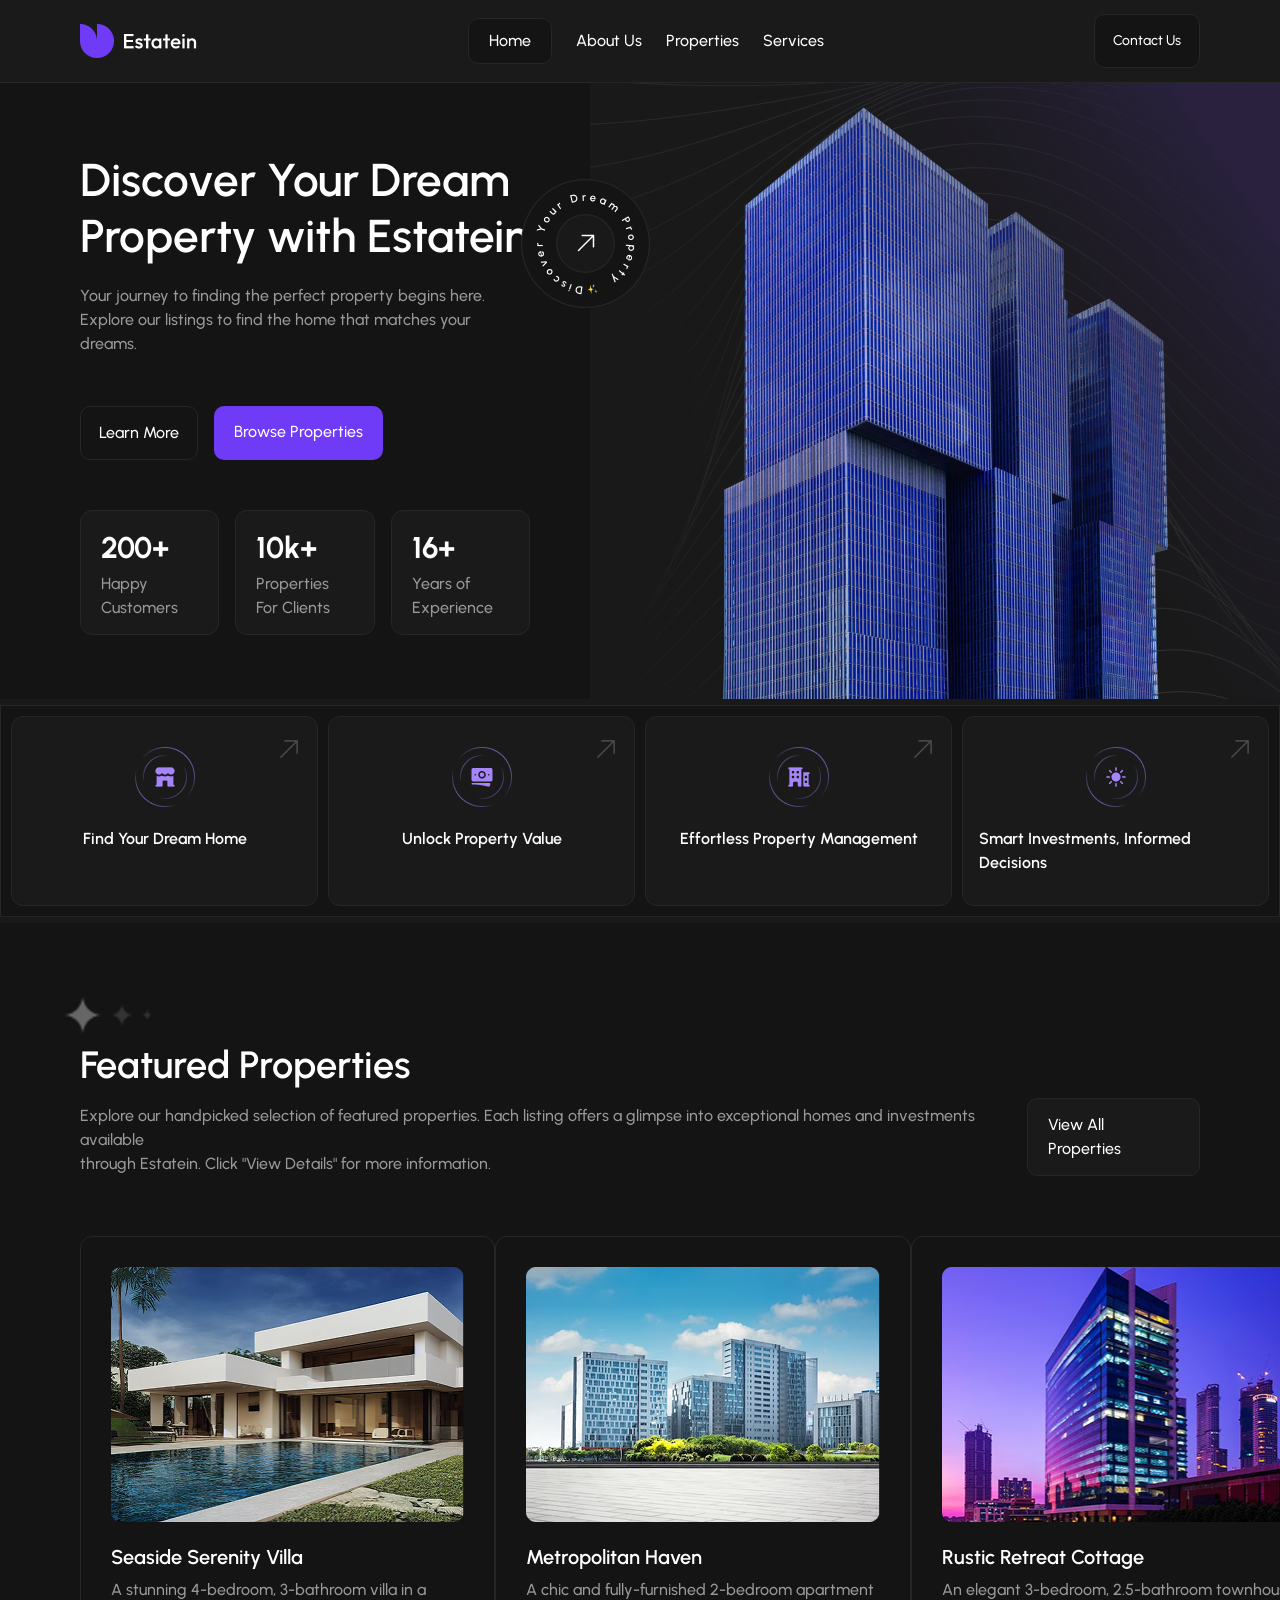
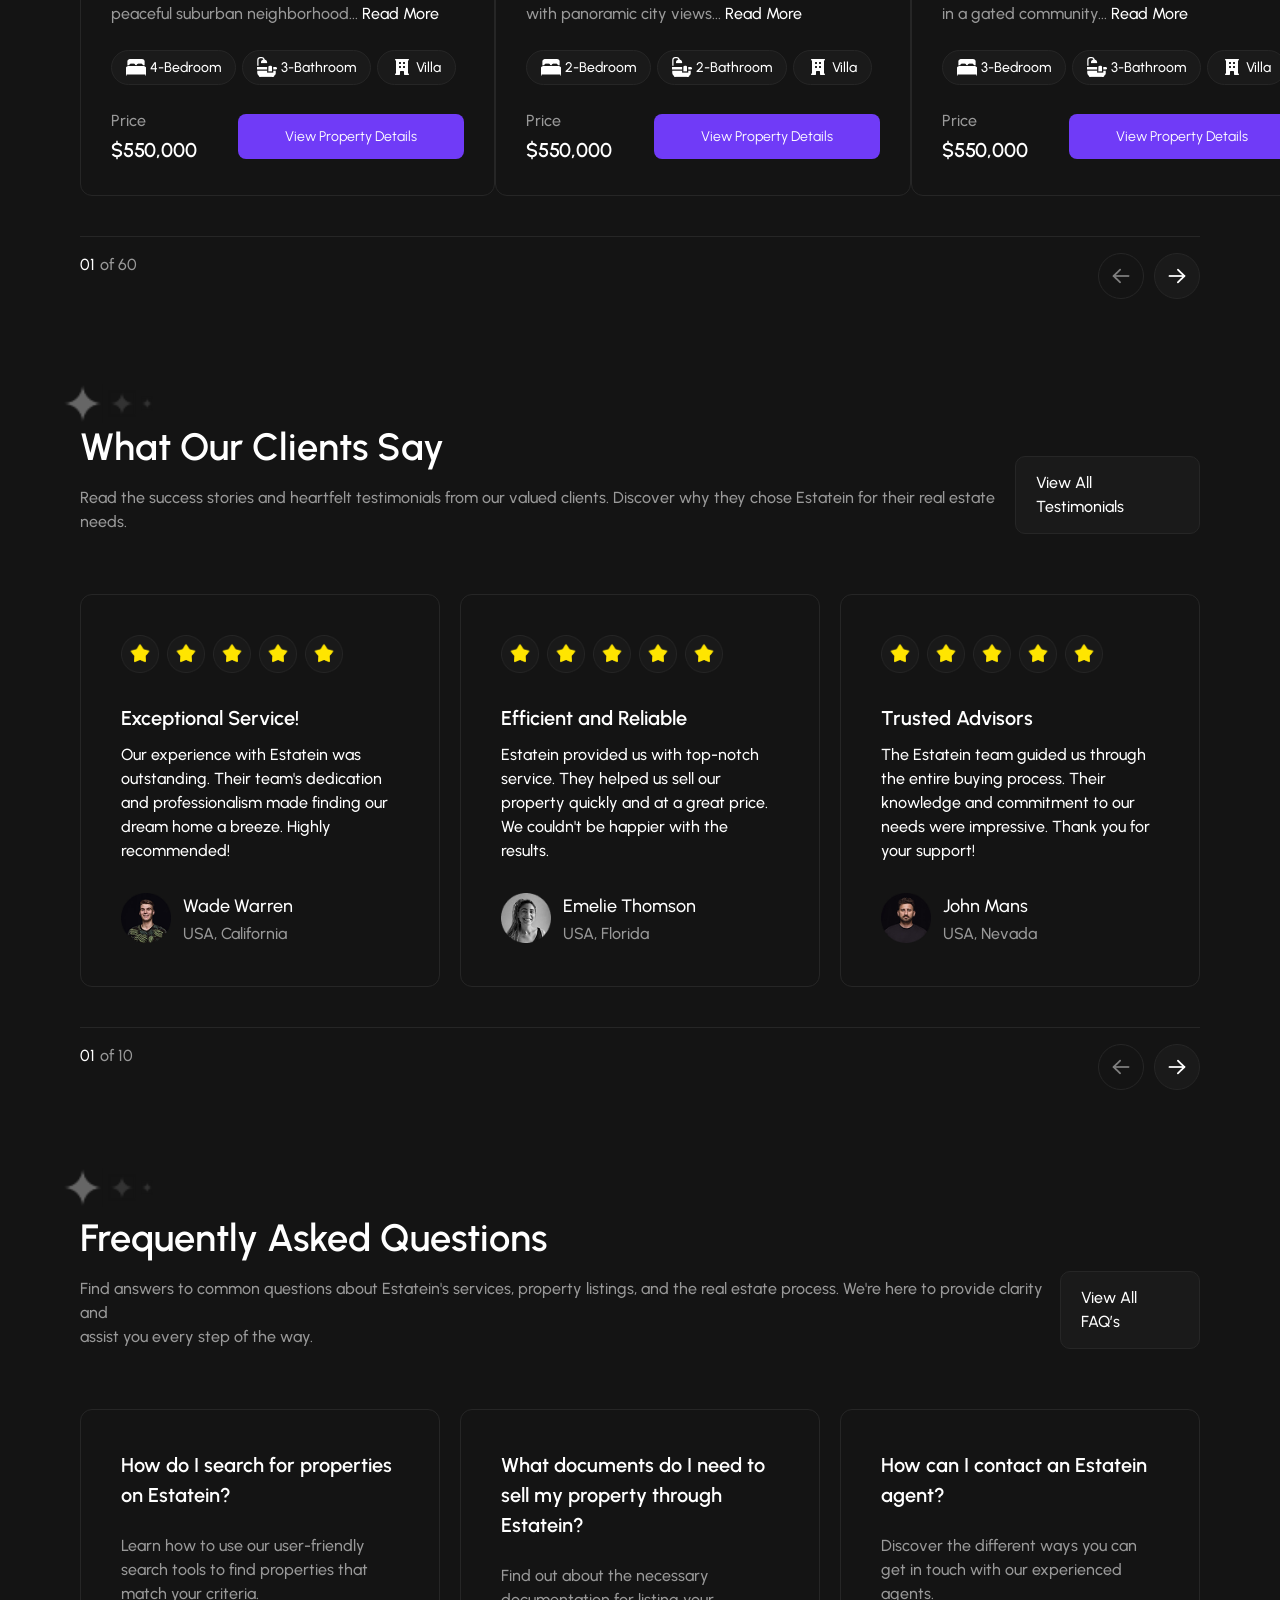
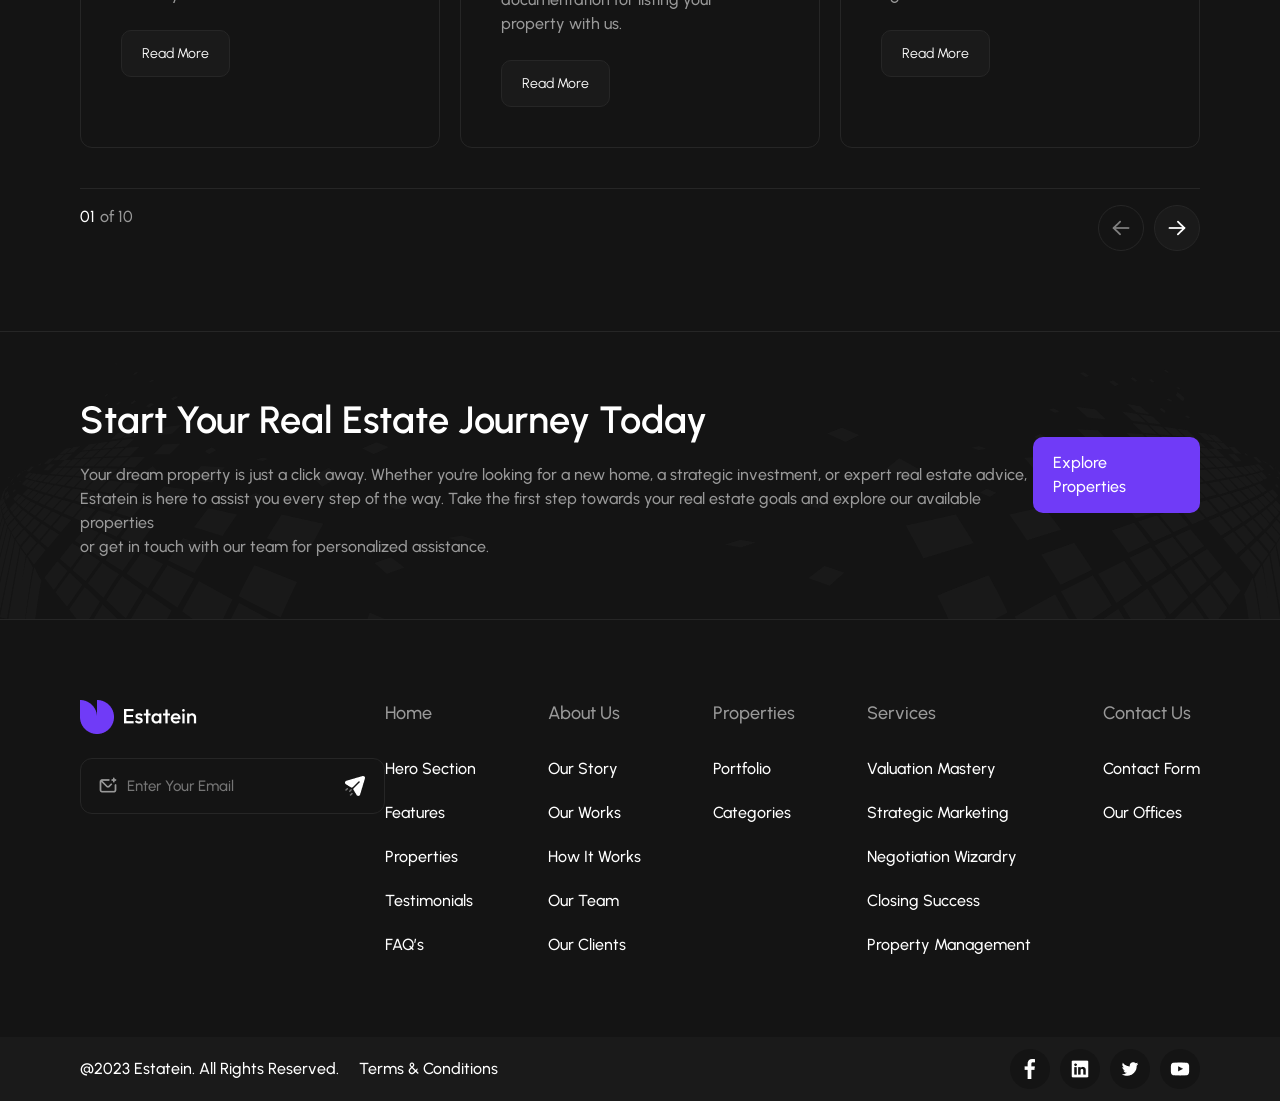
<file: index.html>
<!DOCTYPE html>
<html lang="en">
<head>
    <meta charset="UTF-8">
    <meta name="viewport" content="width=device-width, initial-scale=1.0">
    <link rel="preconnect" href="https://fonts.googleapis.com">
    <link rel="preconnect" href="https://fonts.gstatic.com" crossorigin>
    <link href="https://fonts.googleapis.com/css2?family=Urbanist:ital,wght@0,100..900;1,100..900&display=swap" rel="stylesheet">
    <link rel="stylesheet" href="style\Home_style\typography.css">
    <link rel="stylesheet" href="style\Home_style\main.css">
    <link rel="stylesheet" href="style\Home_style\button.css">
    <link rel="stylesheet" href="style\Home_style\adaptive.css">
    <title>Estatein</title>
</head>
<body>
    <nav>
        <section class="navigation paragraph-2">
            <div class="logo__nav">
                <picture class="picture">
                    <source media="(max-width: 768px)" srcset="image_mobile\Home_images_mobile\logo_mobile.png" width="28px">
                    <source media="(max-width: 1911px)" srcset="image_laptop\Home_images_laptop\logo_laptop.png" width="34px">
                    <img src="image_desktop\Home_images\logo.png">
                </picture>

                <picture class="picture">
                    <source media="(max-width: 768px)" srcset="image_mobile\Home_images_mobile\logo_text_mobile.png">
                    <source media="(max-width: 1911px)" srcset="image_laptop\Home_images_laptop\logo_text_laptop.png">
                    <img src="image_desktop\Home_images\logo_text.png">
                </picture>
            </div>

            <div class="btn__nav no_mobile">
                <a href="index.html" class="link link_active">Home</a>
                <a href="About_Us_Page.html" class="link">About Us</a>
                <a href="Properties.html" class="link">Properties</a>
                <a href="Services.html" class="link">Services</a>
            </div>

            <a href="ContactUS.html" class="btn__black no_mobile">Contact Us</a>
            <a href="#" class="mobile_nav_btn">
                <img src="image_mobile\Home_images_mobile\nav_menu_mobile.png">
            </a>
        </section>
    </nav>

    <header>
        <section class="header">
            <div class="header__text">

                <div class="header__title">
                    <h1 class="heading-1">
                        Discover Your Dream 
                        <br>
                        Property with Estatein
                    </h1>
                    <p class="paragraph-2 gray">
                        Your journey to finding the perfect property begins here. Explore our listings to find the home 
                        that matches your dreams.
                    </p>
                </div>

                <div class="header__btn">
                    <a href="#" class="btn__black paragraph-2">Learn More</a>
                    <a href="#" class="btn__violet paragraph-2">Browse Properties</a>
                </div>

                <div class="header__feature">
                    <section class="header__card">
                        <p class="quote">200+</p>
                        <p class="paragraph-2 gray">Happy Customers</p>
                    </section>
                    <section class="header__card">
                        <p class="quote">10k+</p>
                        <p class="paragraph-2 gray">Properties For Clients</p>
                    </section>
                    <section class="header__card card-big">
                        <p class="quote">16+</p>
                        <p class="paragraph-2 gray">Years of Experience</p>
                    </section>
                </div>

            </div>

            <div class="header__left__picture">
                <picture class="picture">
                    <source media="(max-width: 768px)" srcset="image_mobile\Home_images_mobile\hero_mobile.png">
                    <source media="(max-width: 1911px)" srcset="image_laptop\Home_images_laptop\hero_laptop.png" width="690px">
                    <img src="image_desktop\Home_images\hero_img.png">
                </picture>

                <picture class="sub__cont picture">
                    <source media="(max-width: 768px)" srcset="image_mobile\Home_images_mobile\Sub_cont_mobile.png">
                    <source media="(max-width: 1911px)" srcset="image_laptop\Home_images_laptop\Sub_cont_laptop.png" width="129px">
                    <img src="image_desktop\Home_images\sub__cont__img.png">
                </picture>
            </div>
        </section>

        <section class="sub__header">
            <div class="sub__header__card">
                <picture>
                    <source media="(max-width: 768px)" srcset="image_mobile\Home_images_mobile\Icon1_mobile.png" width="48px">
                    <source media="(max-width: 1911px)" srcset="image_laptop\Home_images_laptop\Icon1_laptop.png" width="60px">
                    <img src="image_desktop\Home_images\Icon1.png" width="82px">
                </picture>
                <h4 class="heading-4">Find Your Dream Home</h4>
                <picture class="picture vector">
                    <source media="(max-width: 1911px)" srcset="image_laptop\Home_images_laptop\vector_laptop.png" width="26px">
                    <img src="image_desktop\Home_images\vektor.png">
                </picture>
            </div>

            <div class="sub__header__card">
                <picture>
                    <source media="(max-width: 768px)" srcset="image_mobile\Home_images_mobile\Icon2_mobile.png" width="48px">
                    <source media="(max-width: 1911px)" srcset="image_laptop\Home_images_laptop\Icon2_laptop.png" width="60px">
                    <img src="image_desktop\Home_images\Icon2.png" width="82px">
                </picture>
                <h4 class="heading-4">Unlock Property Value</h4>
                <picture class="picture vector">
                    <source media="(max-width: 1911px)" srcset="image_laptop\Home_images_laptop\vector_laptop.png" width="26px">
                    <img src="image_desktop\Home_images\vektor.png">
                </picture>
            </div>

            <div class="sub__header__card">
                <picture>
                    <source media="(max-width: 768px)" srcset="image_mobile\Home_images_mobile\Icon3_mobile.png" width="48px">
                    <source media="(max-width: 1911px)" srcset="image_laptop\Home_images_laptop\Icon3_laptop.png" width="60px">
                    <img src="image_desktop\Home_images\Icon3.png" width="82px">
                </picture>
                <h4 class="heading-4">Effortless Property Management</h4>
                <picture class="picture vector">
                    <source media="(max-width: 1911px)" srcset="image_laptop\Home_images_laptop\vector_laptop.png" width="26px">
                    <img src="image_desktop\Home_images\vektor.png">
                </picture>
            </div>

            <div class="sub__header__card">
                <picture>
                    <source media="(max-width: 768px)" srcset="image_mobile\Home_images_mobile\Icon4_mobile.png" width="48px">
                    <source media="(max-width: 1911px)" srcset="image_laptop\Home_images_laptop\Icon4_laptop.png" width="60px">
                    <img src="image_desktop\Home_images\Icon4.png" width="82px">
                </picture>
                <h4 class="heading-4">Smart Investments, Informed Decisions</h4>
                <picture class="picture vector">
                    <source media="(max-width: 1911px)" srcset="image_laptop\Home_images_laptop\vector_laptop.png" width="26px">
                    <img src="image_desktop\Home_images\vektor.png">
                </picture>
            </div>
        </section>
    </header>

    <main>
        <section class="featured">
            <div class="featured__top">
                <div class="featured__title">
                    <h2 class="heading-2 heading-2-mobile">Featured Properties</h2>
                    <p class="paragraph-2 gray no_mobile">
                        Explore our handpicked selection of featured properties. Each listing offers a glimpse into exceptional homes and investments available 
                        <br class="br_laptop">
                        through 
                        <br class="br no_mobile">
                        Estatein. Click "View Details" for more information.
                    </p>
                    <p class="paragraph-2 gray mobile">
                        Explore our handpicked selection of featured properties. Each listing offers a glimpse into exceptional homes and investments available 
                        through Estatein.
                    </p>
                </div>
                <a href="#" class="btn__gray paragraph-2 no_mobile">View All Properties</a>
                <picture class="zvezdi">
                    <source media="(max-width: 768px)" srcset="image_mobile\Home_images_mobile\zvezdi_mobile.png">
                    <source media="(max-width: 1911px)" srcset="image_laptop\Home_images_laptop\zvezdi_laptop.png">
                    <img src="image_desktop\Home_images\zvezdi.png"  width="90px">
                </picture>
            </div>
            <div class="cards_and_scroll">
                <div class="featured_cards_section">
                    <section class="featured__card no_mobile">
                        <picture class="picture">
                            <source media="(max-width: 1911px)" srcset="image_laptop\Home_images_laptop\ImageCard1_laptop.png" width="353.33px">
                            <img src="image_desktop\Home_images\ImageCard1.png">
                        </picture>
                        <div class="featured__card__content">
                            <div class="card__title">
                                <h3 class="heading-3">Seaside Serenity Villa</h3>
                                <p class="paragraph-2 gray">A stunning 4-bedroom, 3-bathroom villa in a peaceful suburban neighborhood... 
                                    <a href="#" class="link">Read More</a>
                                </p>
                            </div>
                            <div class="component__feature">
                                <span class="component">
                                    <picture class="picture">
                                        <source media="(max-width: 1911px)" srcset="image_laptop\Home_images_laptop\bad_laptop.png" width="20px">
                                        <img src="image_desktop\Home_images\bed.png">
                                    </picture>
                                    <p class="paragraph-2 component-p">4-Bedroom</p>
                                </span>
                                <span class="component">
                                    <picture class="picture">
                                        <source media="(max-width: 1911px)" srcset="image_laptop\Home_images_laptop\bath_laptop.png" width="20px">
                                        <img src="image_desktop\Home_images\bath.png">
                                    </picture>
                                    <p class="paragraph-2 component-p">3-Bathroom</p>
                                </span>
                                <span class="component">
                                    <picture class="picture">
                                        <source media="(max-width: 1911px)" srcset="image_laptop\Home_images_laptop\villa_laptop.png" width="20px">
                                        <img src="image_desktop\Home_images\villa.png">
                                    </picture>
                                    <p class="paragraph-2 component-p">Villa</p>
                                </span>
                            </div>
                            <div class="last__card__content">
                                <div class="last__card__content__title">
                                    <p class="paragraph-2 gray">Price</p>
                                    <h3 class="heading-3">$550,000</h3>
                                </div>
                                <a href="#" class="btn__violet-2">View Property Details</a>
                            </div>
                        </div>
                    </section>

                    <section class="featured__card no_mobile">
                        <picture class="picture">
                            <source media="(max-width: 1911px)" srcset="image_laptop\Home_images_laptop\ImageCard2_laptop.png" width="353.33px">
                            <img src="image_desktop\Home_images\ImageCard2.png">
                        </picture>
                        <div class="featured__card__content">
                            <div class="card__title">
                                <h3 class="heading-3">Metropolitan Haven</h3>
                                <p class="paragraph-2 gray">A chic and fully-furnished 2-bedroom apartment with panoramic city views... 
                                    <a href="#" class="link">Read More</a>
                                </p>
                            </div>
                            <div class="component__feature">
                                <span class="component">
                                    <picture class="picture">
                                        <source media="(max-width: 1911px)" srcset="image_laptop\Home_images_laptop\bad_laptop.png" width="20px">
                                        <img src="image_desktop\Home_images\bed.png">
                                    </picture>
                                    <p class="paragraph-2 component-p">2-Bedroom</p>
                                </span>
                                <span class="component">
                                    <picture class="picture">
                                        <source media="(max-width: 1911px)" srcset="image_laptop\Home_images_laptop\bath_laptop.png" width="20px">
                                        <img src="image_desktop\Home_images\bath.png">
                                    </picture>
                                    <p class="paragraph-2 component-p">2-Bathroom</p>
                                </span>
                                <span class="component">
                                    <picture class="picture">
                                        <source media="(max-width: 1911px)" srcset="image_laptop\Home_images_laptop\villa_laptop.png" width="20px">
                                        <img src="image_desktop\Home_images\villa.png">
                                    </picture>
                                    <p class="paragraph-2 component-p">Villa</p>
                                </span>
                            </div>
                            <div class="last__card__content">
                                <div class="last__card__content__title">
                                    <p class="paragraph-2 gray">Price</p>
                                    <h3 class="heading-3">$550,000</h3>
                                </div>
                                <a href="#" class="btn__violet-2">View Property Details</a>
                            </div>
                        </div>
                    </section>

                    <section class="featured__card">
                        <picture class="picture">
                            <source media="(max-width: 768px)" srcset="image_mobile\Home_images_mobile\ImageCard_mobile.png" width="310px">
                            <source media="(max-width: 1911px)" srcset="image_laptop\Home_images_laptop\ImageCard3_laptop.png" width="353.33px">
                            <img src="image_desktop\Home_images\ImageCard3.png">
                        </picture>
                        <div class="featured__card__content">
                            <div class="card__title">
                                <h3 class="heading-3 heading-3_mobile-2">Rustic Retreat Cottage</h3>
                                <p class="paragraph-2 gray">An elegant 3-bedroom, 2.5-bathroom townhouse in a gated community... 
                                    <a href="#" class="link">Read More</a>
                                </p>
                            </div>
                            <div class="component__feature">
                                <span class="component">
                                    <picture class="picture">
                                        <source media="(max-width: 1911px)" srcset="image_laptop\Home_images_laptop\bad_laptop.png" width="20px">
                                        <img src="image_desktop\Home_images\bed.png">
                                    </picture>
                                    <p class="paragraph-2 component-p">3-Bedroom</p>
                                </span>
                                <span class="component">
                                    <picture class="picture">
                                        <source media="(max-width: 1911px)" srcset="image_laptop\Home_images_laptop\bath_laptop.png" width="20px">
                                        <img src="image_desktop\Home_images\bath.png">
                                    </picture>
                                    <p class="paragraph-2 component-p">3-Bathroom</p>
                                </span>
                                <span class="component">
                                    <picture class="picture">
                                        <source media="(max-width: 1911px)" srcset="image_laptop\Home_images_laptop\villa_laptop.png" width="20px">
                                        <img src="image_desktop\Home_images\villa.png">
                                    </picture>
                                    <p class="paragraph-2 component-p">Villa</p>
                                </span>
                            </div>
                            <div class="last__card__content">
                                <div class="last__card__content__title">
                                    <p class="paragraph-2 gray">Price</p>
                                    <h3 class="heading-3 heading-3_mobile-2">$550,000</h3>
                                </div>
                                <a href="#" class="btn__violet-2">View Property Details</a>
                            </div>
                        </div>
                    </section>
                </div>
                <div class="slide__block">
                    <a href="#" class="btn__gray paragraph-2 mobile">View All Properties</a>
                    <span class="number__scroll no_mobile">
                        <p class="paragraph-1 scroll-p">01</p>
                        <p class="paragraph-1 scroll-p gray">of 60</p>
                    </span>
                    <div class="scoll__btn">
                        <a href="#">
                            <picture class="picture">
                                <source media="(max-width: 768px)" srcset="image_mobile\Home_images_mobile\vector_left_mobile.png" width="24px">
                                <source media="(max-width: 1911px)" srcset="image_laptop\Home_images_laptop\vector_left_laptop.png" width="24px">
                                <img src="image_desktop\Home_images\vektor__left.png" class="vector__btn">
                            </picture>
                        </a>
                        <span class=" number__scroll_mobile mobile ">
                            <p class="paragraph-1 scroll-p">01</p>
                            <p class="paragraph-1 scroll-p gray">of 60</p>
                        </span>
                        <a href="#">
                            <picture class="picture">
                                <source media="(max-width: 768px)" srcset="image_mobile\Home_images_mobile\vector_right_mobile.png" width="24px">
                                <source media="(max-width: 1911px)" srcset="image_laptop\Home_images_laptop\vector_right_laptop.png" width="24px">
                                <img src="image_desktop\Home_images\vector__right.png" class="vector__btn right">
                            </picture>
                        </a>
                    </div>
                </div>
            </div>
        </section>

        <section class="reviews">
            <div class="featured__top">
                <div class="featured__title">
                    <h2 class="heading-2 heading-2-mobile">What Our Clients Say</h2>
                    <p class="paragraph-2 gray">
                        Read the success stories and heartfelt testimonials from our valued clients. Discover why they chose Estatein for their real estate needs.
                    </p>
                </div>
                <a href="#" class="paragraph-2 btn__gray no_mobile">View All Testimonials</a>
                <picture class="zvezdi">
                    <source media="(max-width: 768px)" srcset="image_mobile\Home_images_mobile\zvezdi_mobile.png">
                    <source media="(max-width: 1911px)" srcset="image_laptop\Home_images_laptop\zvezdi_laptop.png">
                    <img src="image_desktop\Home_images\zvezdi.png"  width="90px">
                </picture>
            </div>
            <div class="cards_and_scroll">
                <div class="reviews__cards">
                    <section class="review__card"> 
                        <span class="star__block">
                            <img src="image_desktop\Home_images\star_yellow.png" class="star_yellow">
                            <img src="image_desktop\Home_images\star_yellow.png" class="star_yellow">
                            <img src="image_desktop\Home_images\star_yellow.png" class="star_yellow">
                            <img src="image_desktop\Home_images\star_yellow.png" class="star_yellow">
                            <img src="image_desktop\Home_images\star_yellow.png" class="star_yellow">
                        </span>
                        <div class="review__card__title">
                            <h3 class="heading-3 heading-3_mobile-2">Exceptional Service!</h3>
                            <p class="paragraph-2 white">Our experience with Estatein was outstanding. Their team's dedication and professionalism made finding our dream home a breeze. Highly recommended!</p>
                        </div>
                        <div class="review__card__profile">
                            <picture class="picture">
                                <source media="(max-width: 768px)" srcset="image_desktop\Home_images\Profile1.png" width="50px">
                                <img src="image_desktop\Home_images\Profile1.png" class="profile" width="60px">
                            </picture>
                            <span class="profile__info">
                                <p class="paragraph-1 white">Wade Warren</p>
                                <p class="paragraph-2 gray">USA, California</p>
                            </span>
                        </div>
                    </section>

                    <section class="review__card no_mobile"> 
                        <span class="star__block">
                            <img src="image_desktop\Home_images\star_yellow.png" class="star_yellow">
                            <img src="image_desktop\Home_images\star_yellow.png" class="star_yellow">
                            <img src="image_desktop\Home_images\star_yellow.png" class="star_yellow">
                            <img src="image_desktop\Home_images\star_yellow.png" class="star_yellow">
                            <img src="image_desktop\Home_images\star_yellow.png" class="star_yellow">
                        </span>
                        <div class="review__card__title">
                            <h3 class="heading-3">Efficient and Reliable</h3>
                            <p class="paragraph-2 white">Estatein provided us with top-notch service. They helped us sell our property quickly and at a great price. We couldn't be happier with the results. </p>
                        </div>
                        <div class="review__card__profile">
                            <img src="image_desktop\Home_images\Profile2.png" class="profile">
                            <span class="profile__info">
                                <p class="paragraph-1 white">Emelie Thomson</p>
                                <p class="paragraph-2 gray">USA, Florida</p>
                            </span>
                        </div>
                    </section>

                    <section class="review__card no_mobile"> 
                        <span class="star__block">
                            <img src="image_desktop\Home_images\star_yellow.png" class="star_yellow">
                            <img src="image_desktop\Home_images\star_yellow.png" class="star_yellow">
                            <img src="image_desktop\Home_images\star_yellow.png" class="star_yellow">
                            <img src="image_desktop\Home_images\star_yellow.png" class="star_yellow">
                            <img src="image_desktop\Home_images\star_yellow.png" class="star_yellow">
                        </span>
                        <div class="review__card__title">
                            <h3 class="heading-3">Trusted Advisors</h3>
                            <p class="paragraph-2 white">The Estatein team guided us through the entire buying process. Their knowledge and commitment to our needs were impressive. Thank you for your support!</p>
                        </div>
                        <div class="review__card__profile">
                            <img src="image_desktop\Home_images\Profile3.png" class="profile">
                            <span class="profile__info">
                                <p class="paragraph-1 white">John Mans</p>
                                <p class="paragraph-2 gray">USA, Nevada</p>
                            </span>
                        </div>
                    </section>
                </div>
                <div class="slide__block">
                    <a href="#" class="btn__gray paragraph-2 mobile">View All Testimonials</a>
                    <span class="number__scroll no_mobile">
                        <p class="paragraph-1 scroll-p">01</p>
                        <p class="paragraph-1 scroll-p gray">of 10</p>
                    </span>
                    <div class="scoll__btn">
                        <a href="#">
                            <picture class="picture">
                                <source media="(max-width: 768px)" srcset="image_mobile\Home_images_mobile\vector_left_mobile.png" width="24px">
                                <source media="(max-width: 1911px)" srcset="image_laptop\Home_images_laptop\vector_left_laptop.png" width="24px">
                                <img src="image_desktop\Home_images\vektor__left.png" class="vector__btn">
                            </picture>
                        </a>
                        <span class=" mobile number__scroll_mobile">
                            <p class="paragraph-1 scroll-p">01</p>
                            <p class="paragraph-1 scroll-p gray">of 10</p>
                        </span>
                        <a href="#">
                            <picture class="picture">
                                <source media="(max-width: 768px)" srcset="image_mobile\Home_images_mobile\vector_right_mobile.png" width="24px">
                                <source media="(max-width: 1911px)" srcset="image_laptop\Home_images_laptop\vector_right_laptop.png" width="24px">
                                <img src="image_desktop\Home_images\vector__right.png" class="vector__btn right">
                            </picture>
                        </a>
                    </div>
                </div>
            </div>
        </section>

        <section class="questions">
            <div class="featured__top">
                <div class="featured__title">
                    <h2 class="heading-2 heading-2-mobile">Frequently Asked Questions</h2>
                    <p class="paragraph-2 gray ">
                        Find answers to common questions about Estatein's services, property listings, and the real estate process. We're here to provide clarity and 
                        <br class="br_laptop">
                        assist you every 
                        <br class="br no_mobile">
                        step of the way.
                    </p>
                </div>
                <a href="#" class="btn__gray paragraph-2 no_mobile">View All FAQ’s</a>
                <picture class="zvezdi">
                    <source media="(max-width: 768px)" srcset="image_mobile\Home_images_mobile\zvezdi_mobile.png">
                    <source media="(max-width: 1911px)" srcset="image_laptop\Home_images_laptop\zvezdi_laptop.png">
                    <img src="image_desktop\Home_images\zvezdi.png"  width="90px">
                </picture>
            </div>
            <div class="cards_and_scroll">
                <div class="questions__cards">
                    <section class="question_card">
                        <h3 class="heading-3 heading-3_mobile-2">How do I search for properties on Estatein?</h3>
                        <p class="paragraph-2 gray">Learn how to use our user-friendly search tools to find properties that match your criteria.</p>
                        <a href="#" class="btn__gray flex_btn">Read More</a>
                    </section>

                    <section class="question_card no_mobile">
                        <h3 class="heading-3">What documents do I need to sell my property through Estatein?</h3>
                        <p class="paragraph-2 gray">Find out about the necessary documentation for listing your property with us.</p>
                        <a href="#" class="btn__gray">Read More</a>
                    </section>

                    <section class="question_card no_mobile">
                        <h3 class="heading-3 subMargin">How can I contact an Estatein agent?</h3>
                        <p class="paragraph-2 gray">Discover the different ways you can get in touch with our experienced agents.</p>
                        <a href="#" class="btn__gray">Read More</a>
                    </section>
                </div>
                <div class="slide__block">
                    <a href="#" class="btn__gray paragraph-2 mobile">View All FAQ’s</a>
                    <span class="number__scroll no_mobile">
                        <p class="paragraph-1 scroll-p">01</p>
                        <p class="paragraph-1 scroll-p gray">of 10</p>
                    </span>
                    <div class="scoll__btn">
                        <a href="#">
                            <picture class="picture">
                                <source media="(max-width: 768px)" srcset="image_mobile\Home_images_mobile\vector_left_mobile.png" width="24px">
                                <source media="(max-width: 1911px)" srcset="image_laptop\Home_images_laptop\vector_left_laptop.png" width="24px">
                                <img src="image_desktop\Home_images\vektor__left.png" class="vector__btn">
                            </picture>
                        </a>
                        <span class=" mobile number__scroll_mobile">
                            <p class="paragraph-1 scroll-p">01</p>
                            <p class="paragraph-1 scroll-p gray">of 10</p>
                        </span>
                        <a href="#">
                            <picture class="picture">
                                <source media="(max-width: 768px)" srcset="image_mobile\Home_images_mobile\vector_right_mobile.png" width="24px">
                                <source media="(max-width: 1911px)" srcset="image_laptop\Home_images_laptop\vector_right_laptop.png" width="24px">
                                <img src="image_desktop\Home_images\vector__right.png" class="vector__btn right">
                            </picture>
                        </a>
                    </div>
                </div>
            </div>
        </section>

        <section class="CTA">
            <div class="CTA__title">
                <h2 class="heading-2 white heading-2-mobile">Start Your Real Estate Journey Today</h2>
                <p class="paragraph-2 gray">
                    Your dream property is just a click away. Whether you're looking for a new home, a strategic investment, or expert real estate advice, 
                    <br class="br_laptop no_mobile">
                    Estatein is 
                    <br class="br no_mobile">
                    here to assist you every step of the way. Take the first step towards your real estate goals and explore our available properties 
                    <br class="br_laptop no_mobile">
                    or get in touch 
                    <br class="br no_mobile">
                    with our team for personalized assistance.
                </p>
            </div>
            <a href="#" class="btn__violet paragraph-2 flex_btn">Explore Properties</a>
            <picture class="picture abstract__left">
                <source media="(max-width: 768px)" srcset="image_mobile\Home_images_mobile\Abstract_left_mobile.png">
                <source media="(max-width: 1911px)" srcset="image_laptop\Home_images_laptop\Abstract_left_laptop.png">
                <img src="image_desktop\Home_images\Abstract_left.png">
            </picture>

            <picture class="picture abstract__right">
                <source media="(max-width: 768px)" srcset="image_mobile\Home_images_mobile\Abstract_right_mobile.png">
                <source media="(max-width: 1911px)" srcset="image_laptop\Home_images_laptop\Abstract_right_laptop.png">
                <img src="image_desktop\Home_images\Abstract_right.png">
            </picture>
        </section>
    </main>
    <footer>
        <section class="footer">
            <div class="contact__footer">
                <div class="logo__nav">
                    <picture class="picture">
                        <source media="(max-width: 1911px)" srcset="image_laptop\Home_images_laptop\logo_laptop.png" width="34px">
                        <img src="image_desktop\Home_images\logo.png">
                    </picture>

                    <picture class="picture">
                        <source media="(max-width: 1911px)" srcset="image_laptop\Home_images_laptop\logo_text_laptop.png">
                        <img src="image_desktop\Home_images\logo_text.png">
                    </picture>
                </div>
                <div class="label__block">
                    <label for="email" class="label__footer">
                        <input id="email" type="email" placeholder="Enter Your Email" class="input__footer">
                    </label>

                    <picture class="placeholder__left picture">
                        <source media="(max-width: 1911px)" srcset="image_laptop\Home_images_laptop\Icon5_laptop.png">
                        <img src="image_desktop\Home_images\Icon5.png">
                    </picture>

                    <a href="#" class="placeholder__right">
                        <picture class="picture">
                            <source media="(max-width: 1911px)" srcset="image_laptop\Home_images_laptop\Icon6_laptop.png">
                            <img src="image_desktop\Home_images\Icon6.png">
                        </picture>
                    </a>
                </div>
            </div>
            <nav class="footer__navigation no_mobile">
                <div class="footer__list">
                    <p class="paragraph-1 gray">Home</p>
                    <ul class="ul__footer">
                        <li><a href="#" class="link paragraph-2">Hero Section</a></li>
                        <li><a href="#" class="link paragraph-2">Features</a></li>
                        <li><a href="#" class="link paragraph-2">Properties</a></li>
                        <li><a href="#" class="link paragraph-2">Testimonials</a></li>
                        <li><a href="#" class="link paragraph-2">FAQ’s</a></li>
                    </ul>
                </div>
                <div class="footer__list">
                    <p class="paragraph-1 gray">About Us</p>
                    <ul class="ul__footer">
                        <li><a href="About_Us_Page.html" class="link paragraph-2">Our Story</a></li>
                        <li><a href="About_Us_Page.html" class="link paragraph-2">Our Works</a></li>
                        <li><a href="#" class="link paragraph-2">How It Works</a></li>
                        <li><a href="#" class="link paragraph-2">Our Team</a></li>
                        <li><a href="#" class="link paragraph-2">Our Clients</a></li>
                    </ul>
                </div>
                <div class="footer__list">
                    <p class="paragraph-1 gray">Properties</p>
                    <ul class="ul__footer">
                        <li><a href="#" class="link paragraph-2">Portfolio</a></li>
                        <li><a href="#" class="link paragraph-2">Categories</a></li>
                    </ul>
                </div>

                <div class="footer__list">
                    <p class="paragraph-1 gray">Services</p>
                    <ul class="ul__footer">
                        <li><a href="#" class="link paragraph-2">Valuation Mastery</a></li>
                        <li><a href="#" class="link paragraph-2">Strategic Marketing</a></li>
                        <li><a href="#" class="link paragraph-2">Negotiation Wizardry</a></li>
                        <li><a href="#" class="link paragraph-2">Closing Success</a></li>
                        <li><a href="#" class="link paragraph-2">Property Management</a></li>
                    </ul>
                </div>

               <div class="footer__list">
                    <p class="paragraph-1 gray">Contact Us</p>
                    <ul class="ul__footer">
                        <li><a href="#" class="link paragraph-2">Contact Form</a></li>
                        <li><a href="#" class="link paragraph-2">Our Offices</a></li>
                    </ul>
                </div>
            </nav>
            <nav class="footer__navigation__mobile mobile">
                <div class="lists lists-1__block">
                    <div class="footer__list list-1">
                        <p class="paragraph-1 gray">Home</p>
                        <ul class="ul__footer">
                            <li><a href="#" class="link paragraph-2">Hero Section</a></li>
                            <li><a href="#" class="link paragraph-2">Features</a></li>
                            <li><a href="#" class="link paragraph-2">Properties</a></li>
                            <li><a href="#" class="link paragraph-2">Testimonials</a></li>
                            <li><a href="#" class="link paragraph-2">FAQ’s</a></li>
                        </ul>
                    </div>

                    <div class="gray_stick-list2"></div>

                    <div class="footer__list list-3">
                        <p class="paragraph-1 gray">About Us</p>
                        <ul class="ul__footer">
                            <li><a href="#" class="link paragraph-2">Our Story</a></li>
                            <li><a href="#" class="link paragraph-2">Our Works</a></li>
                            <li><a href="#" class="link paragraph-2">How It Works</a></li>
                            <li><a href="#" class="link paragraph-2">Our Team</a></li>
                            <li><a href="#" class="link paragraph-2">Our Clients</a></li>
                        </ul>
                    </div>
                </div>
                <div class="lists lists-2__block">
                    <div class="two_list_footer list-1">
                        <div class="footer__list">
                            <p class="paragraph-1 gray">Properties</p>
                            <ul class="ul__footer">
                                <li><a href="#" class="link paragraph-2">Portfolio</a></li>
                                <li><a href="#" class="link paragraph-2">Categories</a></li>
                            </ul>
                        </div>

                        <div class="footer__list">
                            <p class="paragraph-1 gray">Contact Us</p>
                            <ul class="ul__footer">
                                <li><a href="#" class="link paragraph-2">Contact Form</a></li>
                                <li><a href="#" class="link paragraph-2">Our Offices</a></li>
                            </ul>
                        </div>
                    </div>

                    <div class="gray_stick-list2"></div>

                    <div class="footer__list list-3">
                        <p class="paragraph-1 gray">Services</p>
                        <ul class="ul__footer">
                            <li><a href="#" class="link paragraph-2">Valuation Mastery</a></li>
                            <li><a href="#" class="link paragraph-2">Strategic Marketing</a></li>
                            <li><a href="#" class="link paragraph-2">Negotiation Wizardry</a></li>
                            <li><a href="#" class="link paragraph-2">Closing Success</a></li>
                            <li><a href="#" class="link paragraph-2">Property Management</a></li>
                        </ul>
                    </div>
                </div>
               

            </nav>
        </section>
        <section class="sub_footer">
            <div class="sub_footer__title">
                <p class="paragraph-2 white">@2023 Estatein. All Rights Reserved.</p>
                <p class="paragraph-2 white">Terms & Conditions</p>
            </div>
            <div class="sub_footer__network">
                <a href="#">
                    <picture class="picture">
                        <source media="(max-width: 768px)" srcset="image_mobile\Home_images_mobile\facebook_mobile.png">
                        <source media="(max-width: 1911px)" srcset="image_laptop\Home_images_laptop\facebook_laptop.png">
                        <img src="image_desktop\Home_images\facebook.png">
                    </picture>
                </a>
                <a href="#">
                    <picture class="picture">
                        <source media="(max-width: 768px)" srcset="image_mobile\Home_images_mobile\in_mobile.png">
                        <source media="(max-width: 1911px)" srcset="image_laptop\Home_images_laptop\in_laptop.png">
                        <img src="image_desktop\Home_images\in.png">
                    </picture>
                </a>
                <a href="#">
                    <picture class="picture">
                        <source media="(max-width: 768px)" srcset="image_mobile\Home_images_mobile\twitter_mobile.png">
                        <source media="(max-width: 1911px)" srcset="image_laptop\Home_images_laptop\twitter_laptop.png">
                        <img src="image_desktop\Home_images\twitter.png">
                    </picture>
                </a>
                <a href="#">
                    <picture class="picture">
                        <source media="(max-width: 768px)" srcset="image_mobile\Home_images_mobile\youtube_mobile.png">
                        <source media="(max-width: 1911px)" srcset="image_laptop\Home_images_laptop\youtube_laptop.png">
                        <img src="image_desktop\Home_images\youtube.png">
                    </picture>
                </a>
            </div>
        </section>
    </footer>
</body>
</html>
</file>
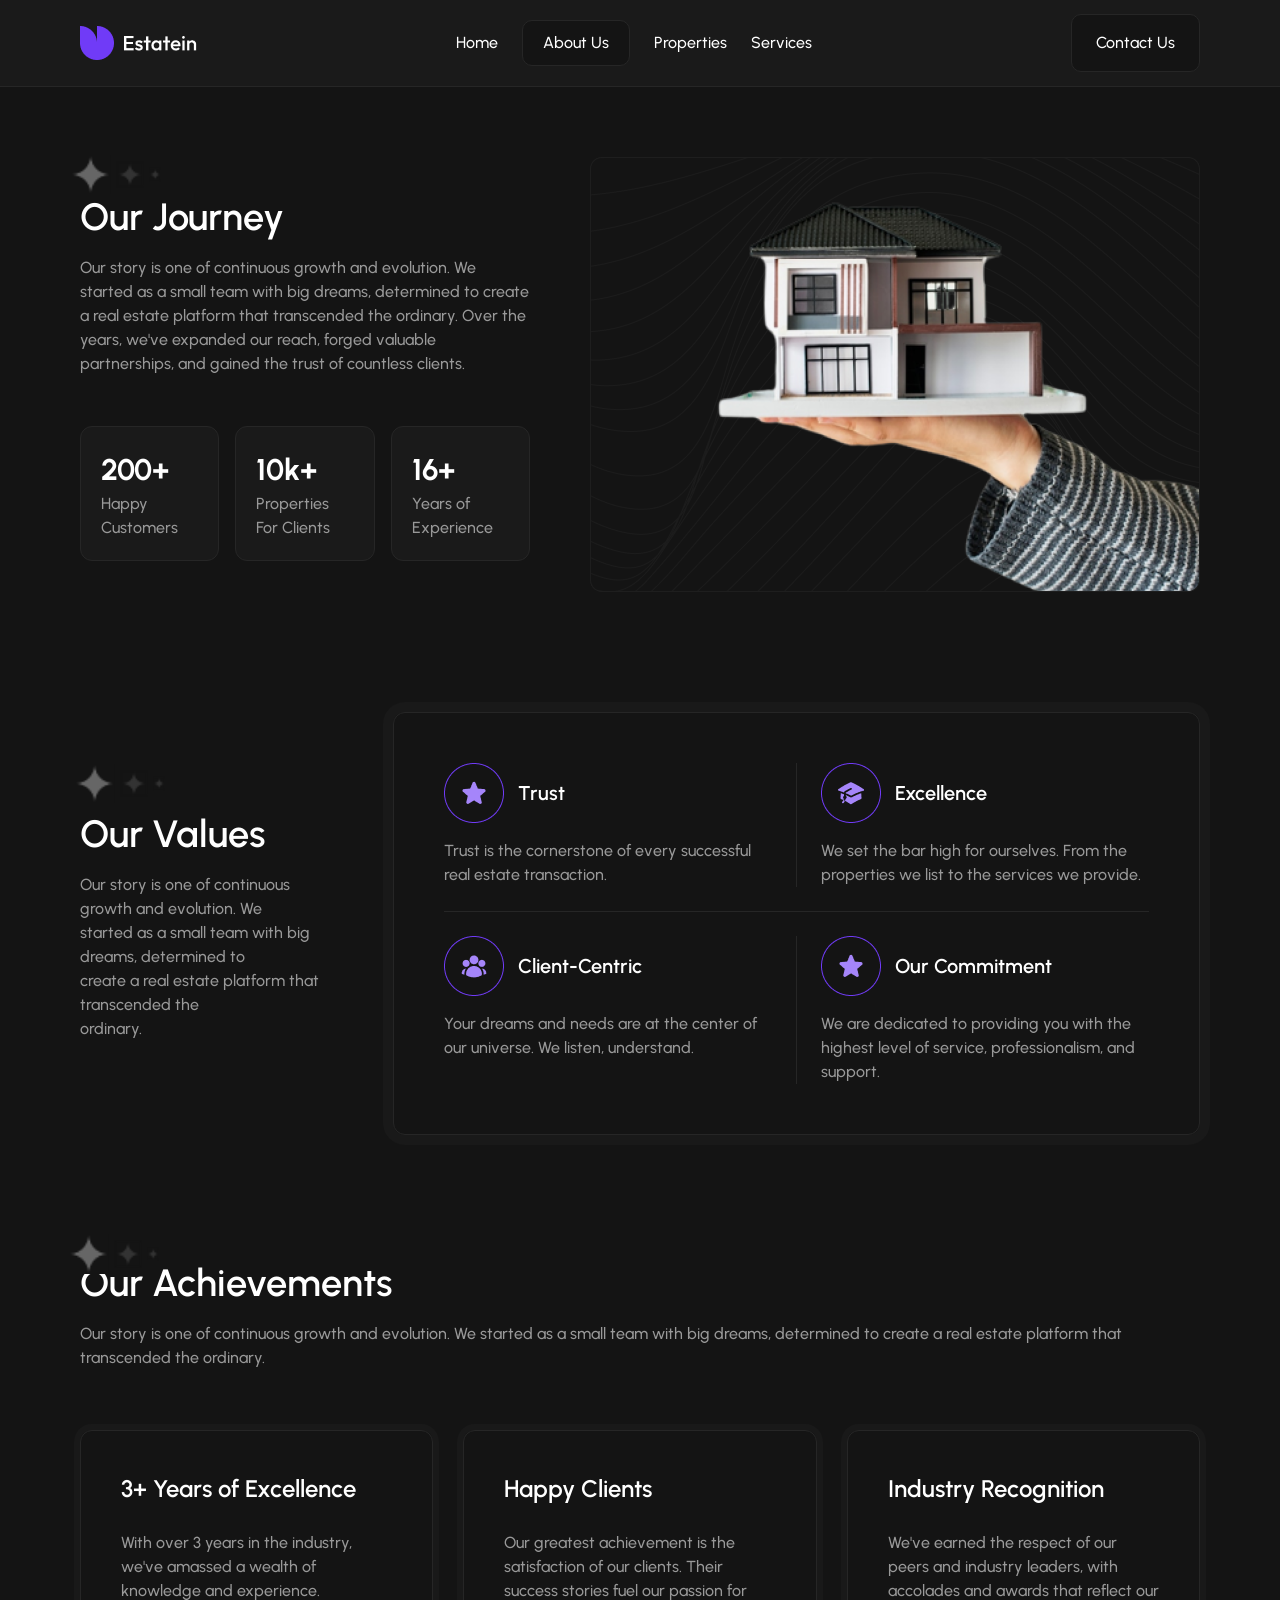
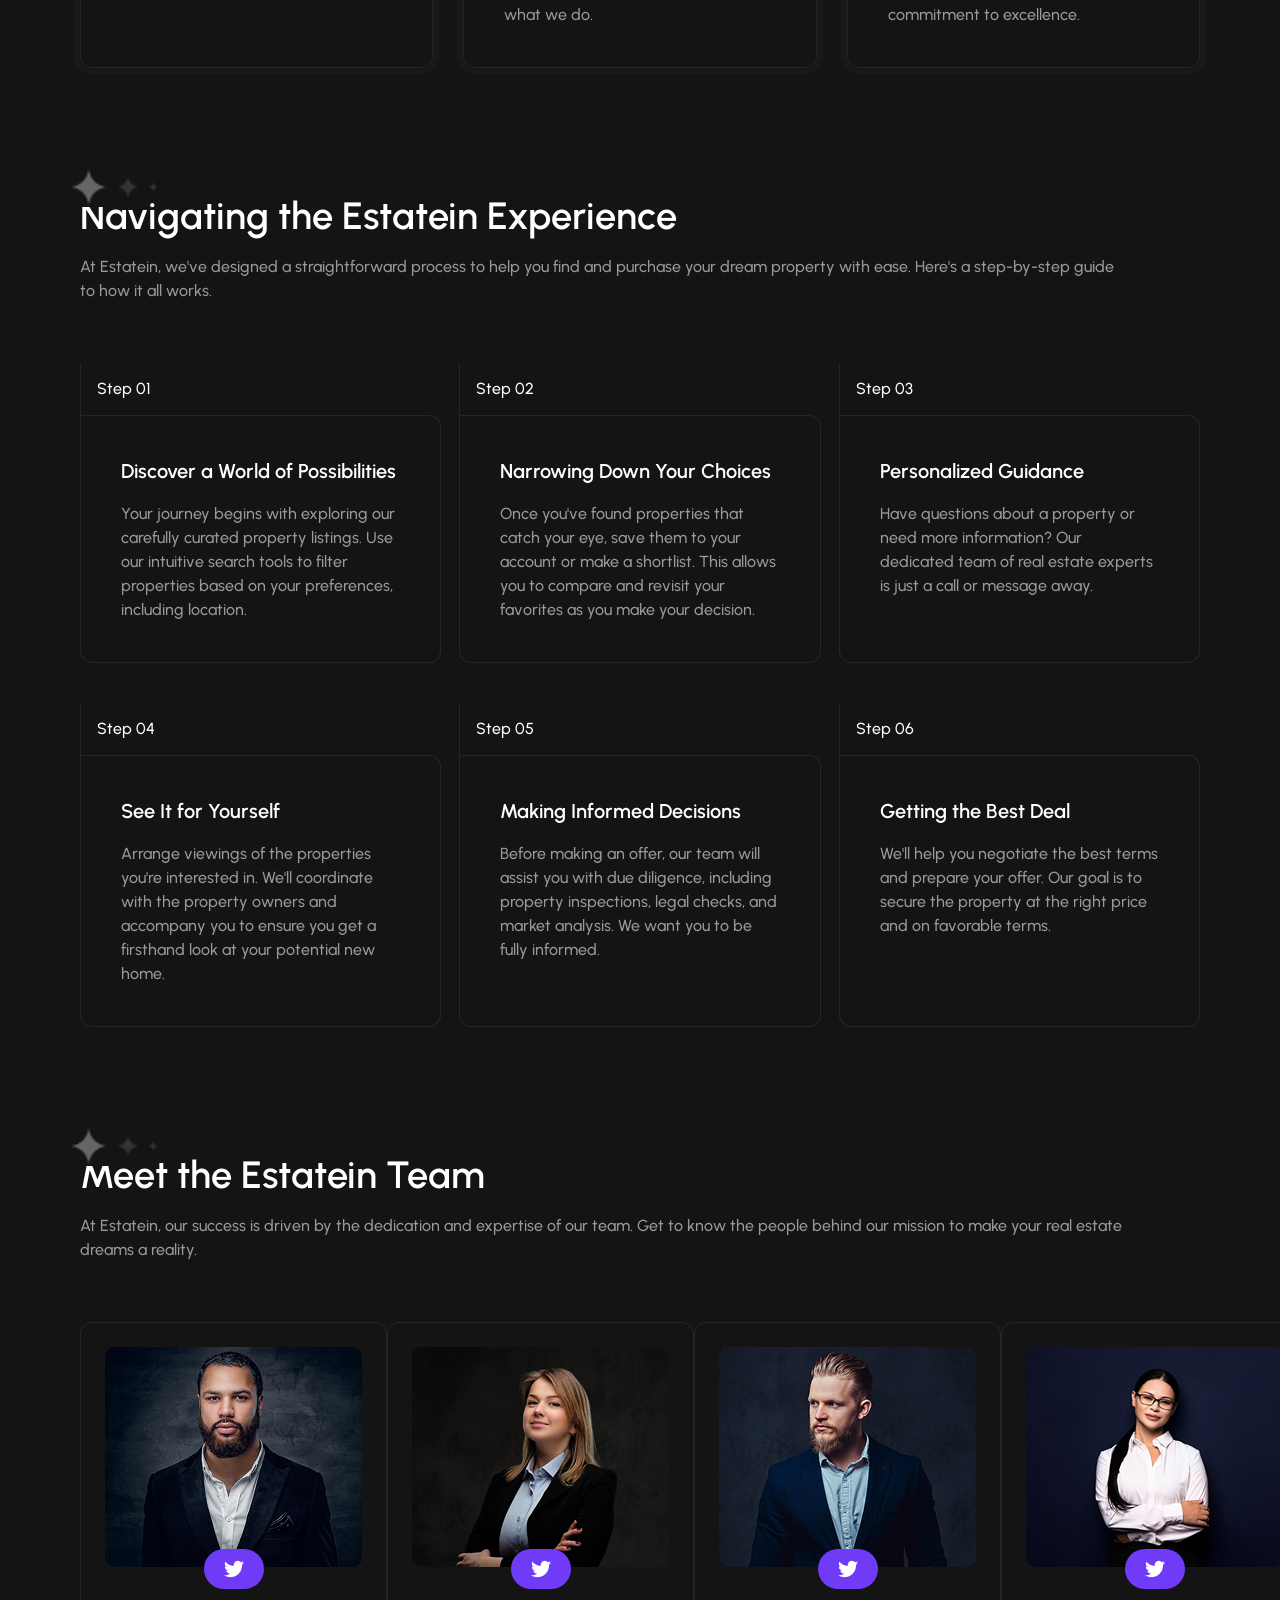
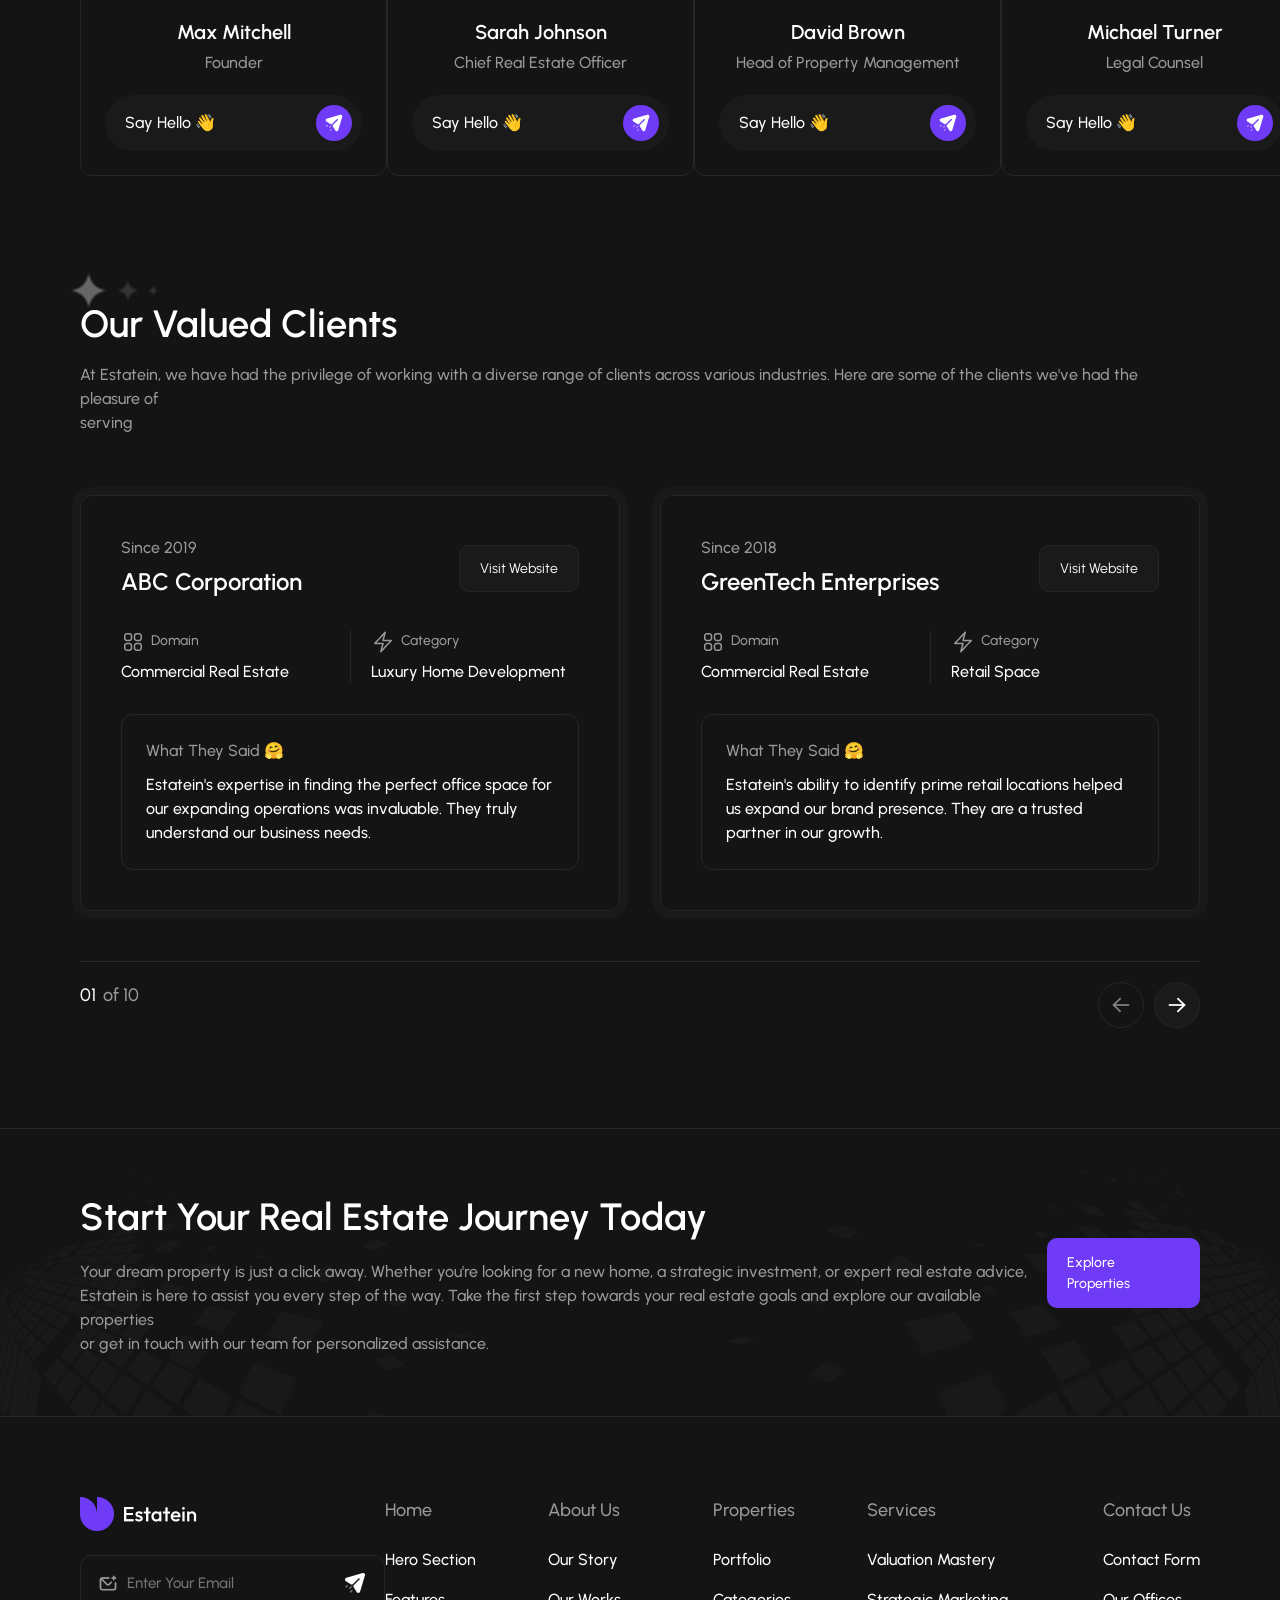
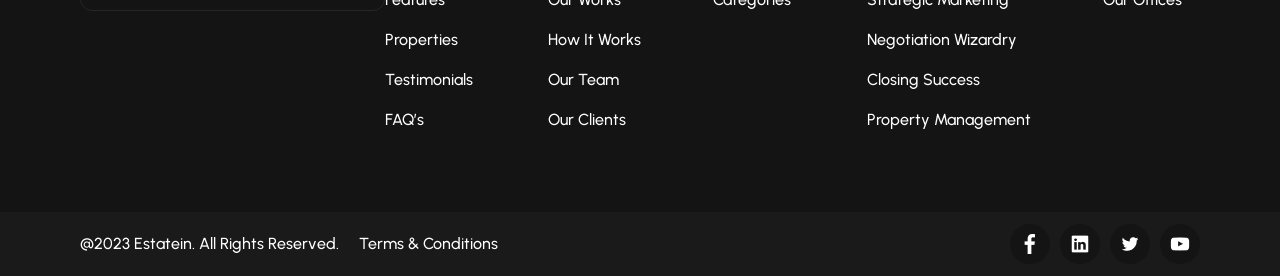
<file: About_Us_Page.html>
<!DOCTYPE html>
<html lang="en">
<head>
    <meta charset="UTF-8">
    <meta name="viewport" content="width=device-width, initial-scale=1.0">
    <link rel="preconnect" href="https://fonts.googleapis.com">
    <link rel="preconnect" href="https://fonts.gstatic.com" crossorigin>
    <link href="https://fonts.googleapis.com/css2?family=Urbanist:ital,wght@0,100..900;1,100..900&display=swap" rel="stylesheet">
    <link rel="stylesheet" href="style\Home_style\typography.css">
    <link rel="stylesheet" href="style\AboutUs_style\main_about.css">
    <link rel="stylesheet" href="style\Home_style\button.css">
    <link rel="stylesheet" href="style\AboutUs_style\adaptive_about.css">
    <title>About Us</title>
</head>
<body>
    <nav>
        <section class="navigation paragraph-2">
            <div class="logo__nav">
                <picture class="picture">
                    <source media="(max-width: 768px)" srcset="image_mobile\Home_images_mobile\logo_mobile.png" width="28px">
                    <source media="(max-width: 1911px)" srcset="image_laptop\Home_images_laptop\logo_laptop.png" width="34px">
                    <img src="image_desktop\Home_images\logo.png">
                </picture>

                <picture class="picture">
                    <source media="(max-width: 768px)" srcset="image_mobile\Home_images_mobile\logo_text_mobile.png">
                    <source media="(max-width: 1911px)" srcset="image_laptop\Home_images_laptop\logo_text_laptop.png">
                    <img src="image_desktop\Home_images\logo_text.png">
                </picture>
            </div>

            <div class="btn__nav no_mobile">
                <a href="index.html" class="link">Home</a>
                <a href="About_Us_Page.html" class="link link_active">About Us</a>
                <a href="Properties.html" class="link">Properties</a>
                <a href="Services.html" class="link">Services</a>
            </div>

            <a href="ContactUS.html" class="btn__black no_mobile">Contact Us</a>
            <a href="#" class="mobile_nav_btn">
                <img src="image_mobile\Home_images_mobile\nav_menu_mobile.png">
            </a>
        </section>
    </nav>

    <header>
        <section class="header">
            <div class="header_text_block">
                <div class="title_section">
                    <h2 class="heading-2 heading-2-mobile">Our Journey</h2>
                    <p class="paragraph-2 gray">Our story is one of continuous growth and evolution. We started as a small team with big dreams, determined to create a real estate platform that transcended the ordinary. Over the years, we've expanded our reach, forged valuable partnerships, and gained the trust of countless clients.</p>
                    <picture class="zvezdi">
                        <source media="(max-width: 768px)" srcset="image_mobile\Home_images_mobile\zvezdi_mobile.png">
                        <source media="(max-width: 1911px)" srcset="image_laptop\Home_images_laptop\zvezdi_laptop.png">
                        <img src="image_desktop\Home_images\zvezdi.png"  width="90px">
                    </picture>
                </div>
                <div class="header_feature_cards">
                    <section class="header_card">
                        <p class="quote">200+</p>
                        <p class="paragraph-2 gray">Happy Customers</p>
                    </section>

                    <section class="header_card">
                        <p class="quote">10k+</p>
                        <p class="paragraph-2 gray">Properties For Clients</p>
                    </section>

                    <section class="header_card card-big">
                        <p class="quote">16+</p>
                        <p class="paragraph-2 gray">Years of Experience</p>
                    </section>
                </div>
            </div>
            <picture class="picture">
                <source media="(max-width: 768px)" srcset="image_mobile\About_images_mobile\about_hero_mobile.png">
                <source media="(max-width: 1911px)" srcset="image_laptop\About_images_laptop\about_hero_laptop.png">
                <img src="image_desktop\About_Us_Page-images\about_hero.png">
            </picture>
        </section>
    </header>

    <main>
        <section class="values">
            <div class="title_section">
                <h2 class="heading-2 heading-2-mobile">Our Values</h2>
                <p class="paragraph-2 gray">
                    Our story is one of continuous growth and evolution. We 
                    <br class="br_laptop">
                    started 
                    <br class="br_desktop">
                    as a small team with big dreams, determined to 
                    <br class="br_laptop">
                    create a real 
                    <br class="br_desktop">
                    estate platform that transcended the 
                    <br class="br_laptop">
                    ordinary.
                </p>
                <picture class="zvezdi zvezdi-2-mobile">
                    <source media="(max-width: 768px)" srcset="image_mobile\Home_images_mobile\zvezdi_mobile.png">
                    <source media="(max-width: 1911px)" srcset="image_laptop\Home_images_laptop\zvezdi_laptop.png">
                    <img src="image_desktop\Home_images\zvezdi.png"  width="90px">
                </picture>
            </div>
            <div class="values_features no_mobile">
                <section class="values_section card-1">
                    <div class="values_card card-1">
                        <div class="values_card_title">
                            <picture class="picture">
                                <source media="(max-width: 1911px)" srcset="image_laptop\About_images_laptop\Icon1_about_laptop.png">
                                <img src="image_desktop\About_Us_Page-images\Icon1_about.png">
                            </picture>
                            <h3 class="heading-3">Trust</h3>
                        </div>
                        <p class="paragraph-2 gray">Trust is the cornerstone of every successful real estate transaction.</p>
                    </div>

                    <div class="card-2"></div>

                    <div class="values_card card-3">
                        <div class="values_card_title">
                            <picture class="picture">
                                <source media="(max-width: 1911px)" srcset="image_laptop\About_images_laptop\Icon2_about_laptop.png">
                                <img src="image_desktop\About_Us_Page-images\Icon2_about.png">
                            </picture>
                            <h3 class="heading-3">Excellence</h3>
                        </div>
                        <p class="paragraph-2 gray">We set the bar high for ourselves. From the properties we list to the services we provide.</p>
                    </div>
                </section>

                <div class="card-2 gray_stick"></div>
                
                <section class="values_section card-3">
                    <div class="values_card card-1">
                        <div class="values_card_title">
                            <picture class="picture">
                                <source media="(max-width: 1911px)" srcset="image_laptop\About_images_laptop\Icon3_about_laptop.png">
                                <img src="image_desktop\About_Us_Page-images\Icon3_about.png">
                            </picture>
                            <h3 class="heading-3">Client-Centric</h3>
                        </div>
                        <p class="paragraph-2 gray">Your dreams and needs are at the center of our universe. We listen, understand.</p>
                    </div>

                    <div class="card-2"></div>

                    <div class="values_card card-3">
                        <div class="values_card_title">
                            <picture class="picture">
                                <source media="(max-width: 1911px)" srcset="image_laptop\About_images_laptop\Icon1_about_laptop.png">
                                <img src="image_desktop\About_Us_Page-images\Icon1_about.png">
                            </picture>
                            <h3 class="heading-3">Our Commitment</h3>
                        </div>
                        <p class="paragraph-2 gray">We are dedicated to providing you with the highest level of service, professionalism, and support.</p>
                    </div>
                </section>
            </div>

            <div class="values_features-mobile">
                    <div class="values_card card-1">
                        <div class="values_card_title">
                            <picture class="picture">
                                <source media="(max-width: 768px)" srcset="image_mobile\About_images_mobile\Icon1_about_mobile.png">
                                <source media="(max-width: 1911px)" srcset="image_laptop\About_images_laptop\Icon1_about_laptop.png">
                                <img src="image_desktop\About_Us_Page-images\Icon1_about.png">
                            </picture>
                            <h3 class="heading-3 heading-3_mobile-2">Trust</h3>
                        </div>
                        <p class="paragraph-2 gray">Trust is the cornerstone of every successful real estate transaction.</p>
                    </div>

                    <div class="card-2"></div>

                    <div class="values_card card-3">
                        <div class="values_card_title">
                            <picture class="picture">
                                <source media="(max-width: 768px)" srcset="image_mobile\About_images_mobile\Icon2_about_mobile.png">
                                <source media="(max-width: 1911px)" srcset="image_laptop\About_images_laptop\Icon2_about_laptop.png">
                                <img src="image_desktop\About_Us_Page-images\Icon2_about.png">
                            </picture>
                            <h3 class="heading-3 heading-3_mobile-2">Excellence</h3>
                        </div>
                        <p class="paragraph-2 gray">We set the bar high for ourselves. From the properties we list to the services we provide.</p>
                    </div>

                    <div class="card-2"></div>
                
                    <div class="values_card card-1">
                        <div class="values_card_title">
                            <picture class="picture">
                                <source media="(max-width: 768px)" srcset="image_mobile\About_images_mobile\Icon3_about_mobile.png">
                                <source media="(max-width: 1911px)" srcset="image_laptop\About_images_laptop\Icon3_about_laptop.png">
                                <img src="image_desktop\About_Us_Page-images\Icon3_about.png">
                            </picture>
                            <h3 class="heading-3 heading-3_mobile-2">Client-Centric</h3>
                        </div>
                        <p class="paragraph-2 gray">Your dreams and needs are at the center of our universe. We listen, understand.</p>
                    </div>

                    <div class="card-2"></div>

                    <div class="values_card card-3">
                        <div class="values_card_title">
                            <picture class="picture">
                                <source media="(max-width: 768px)" srcset="image_mobile\About_images_mobile\Icon1_about_mobile.png">
                                <source media="(max-width: 1911px)" srcset="image_laptop\About_images_laptop\Icon1_about_laptop.png">
                                <img src="image_desktop\About_Us_Page-images\Icon1_about.png">
                            </picture>
                            <h3 class="heading-3 heading-3_mobile-2">Our Commitment</h3>
                        </div>
                        <p class="paragraph-2 gray no_mobile">We are dedicated to providing you with the highest level of service, professionalism, and support.</p>
                        <p class="paragraph-2 gray mobile">We are dedicated to providing you with the highest level of service, professionalism.</p>
                    </div>
            </div>
        </section>

        <section class="achievements">
            <div class="title_section">
                <h2 class="heading-2 heading-2-mobile">Our Achievements</h2>
                <p class="paragraph-2 gray">
                    Our story is one of continuous growth and evolution. We started as a small team with big dreams, determined to create a real estate platform that 
                    <br class="br_laptop">
                    transcended the 
                    <br class="br_desktop">
                    ordinary.
                </p>
                <picture class="zvezdi-2">
                    <source media="(max-width: 768px)" srcset="image_mobile\Home_images_mobile\zvezdi_mobile.png">
                    <source media="(max-width: 1911px)" srcset="image_laptop\Home_images_laptop\zvezdi_laptop.png">
                    <img src="image_desktop\Home_images\zvezdi.png"  width="90px">
                </picture>
            </div>
            <div class="achievements_featured">
                <section class="achievements_card">
                    <h3 class="heading-3_two heading-2-mobile-2">3+ Years of Excellence</h3>
                    <p class="paragraph-2 gray br_desktop">With over 3 years in the industry, we've amassed a wealth of knowledge and experience, becoming a go-to resource for all things real estate.</p>
                    <p class="paragraph-2 gray br_laptop">With over 3 years in the industry, we've amassed a wealth of knowledge and experience.</p>
                    <p class="paragraph-2 gray br_laptop mobile">With over 3 years in the industry, we've amassed a wealth of knowledge and experience.</p>
                </section>

                <section class="achievements_card">
                    <h3 class="heading-3_two heading-2-mobile-2">Happy Clients</h3>
                    <p class="paragraph-2 gray">Our greatest achievement is the satisfaction of our clients. Their success stories fuel our passion for what we do.</p>
                </section>

                <section class="achievements_card">
                    <h3 class="heading-3_two heading-2-mobile-2">Industry Recognition</h3>
                    <p class="paragraph-2 gray">We've earned the respect of our peers and industry leaders, with accolades and awards that reflect our commitment to excellence.</p>
                </section>
            </div>
        </section>

        <section class="navigating">
            <div class="title_section">
                <h2 class="heading-2 heading-2-mobile">Navigating the Estatein Experience</h2>
                <p class="paragraph-2 gray">
                    At Estatein, we've designed a straightforward process to help you find and purchase your dream property with ease. Here's a step-by-step guide 
                    <br class="br_laptop">
                    to how it all works.
                </p>
                <picture class="zvezdi-2">
                    <source media="(max-width: 768px)" srcset="image_mobile\Home_images_mobile\zvezdi_mobile.png">
                    <source media="(max-width: 1911px)" srcset="image_laptop\Home_images_laptop\zvezdi_laptop.png">
                    <img src="image_desktop\Home_images\zvezdi.png"  width="90px">
                </picture>
            </div>
            <div class="navigating_featured">
                <section class="navigating_featured_card">
                    <p class="paragraph-1 step">Step 01</p>
                    <div class="card_info">
                        <h3 class="heading-3 heading-3_mobile-2">Discover a World of Possibilities</h3>
                        <p class="paragraph-2 gray br_desktop">Your journey begins with exploring our carefully curated property listings. Use our intuitive search tools to filter properties based on your preferences, including location, type, size, and budget.</p>
                        <p class="paragraph-2 gray br_laptop">Your journey begins with exploring our carefully curated property listings. Use our intuitive search tools to filter properties based on your preferences, including location.</p>
                        <p class="paragraph-2 gray br_laptop mobile">Your journey begins with exploring our carefully curated property listings. Use our intuitive search tools to filter properties based on your preferences, including location.</p>
                    </div>
                </section>

                <section class="navigating_featured_card">
                    <p class="paragraph-1 step">Step 02</p>
                    <div class="card_info">
                        <h3 class="heading-3 heading-3_mobile-2">Narrowing Down Your Choices</h3>
                        <p class="paragraph-2 gray">Once you've found properties that catch your eye, save them to your account or make a shortlist. This allows you to compare and revisit your favorites as you make your decision.</p>
                    </div>
                </section>

                <section class="navigating_featured_card">
                    <p class="paragraph-1 step">Step 03</p>
                    <div class="card_info">
                        <h3 class="heading-3 heading-3_mobile-2">Personalized Guidance</h3>
                        <p class="paragraph-2 gray">Have questions about a property or need more information? Our dedicated team of real estate experts is just a call or message away.</p>
                    </div>
                </section>

                <section class="navigating_featured_card no_mobile">
                    <p class="paragraph-1 step">Step 04</p>
                    <div class="card_info">
                        <h3 class="heading-3">See It for Yourself</h3>
                        <p class="paragraph-2 gray">Arrange viewings of the properties you're interested in. We'll coordinate with the property owners and accompany you to ensure you get a firsthand look at your potential new home.</p>
                    </div>
                </section>

                <section class="navigating_featured_card no_mobile">
                    <p class="paragraph-1 step">Step 05</p>
                    <div class="card_info">
                        <h3 class="heading-3">Making Informed Decisions</h3>
                        <p class="paragraph-2 gray br_desktop">Before making an offer, our team will assist you with due diligence, including property inspections, legal checks, and market analysis. We want you to be fully informed and confident in your choice.</p>
                        <p class="paragraph-2 gray br_laptop">Before making an offer, our team will assist you with due diligence, including property inspections, legal checks, and market analysis. We want you to be fully informed.</p>
                    </div>
                </section>

                <section class="navigating_featured_card no_mobile">
                    <p class="paragraph-1 step">Step 06</p>
                    <div class="card_info">
                        <h3 class="heading-3">Getting the Best Deal</h3>
                        <p class="paragraph-2 gray">We'll help you negotiate the best terms and prepare your offer. Our goal is to secure the property at the right price and on favorable terms.</p>
                    </div>
                </section>
            </div>
        </section>

        <section class="team">
            <div class="title_section">
                <h2 class="heading-2 heading-2-mobile">Meet the Estatein Team</h2>
                <p class="paragraph-2 gray">
                    At Estatein, our success is driven by the dedication and expertise of our team. Get to know the people behind our mission to make your real estate 
                    <br class="br_laptop">
                    dreams a reality.
                </p>
                <picture class="zvezdi-2">
                    <source media="(max-width: 768px)" srcset="image_mobile\Home_images_mobile\zvezdi_mobile.png">
                    <source media="(max-width: 1911px)" srcset="image_laptop\Home_images_laptop\zvezdi_laptop.png">
                    <img src="image_desktop\Home_images\zvezdi.png"  width="90px">
                </picture>
            </div>
            <div class="team_cards_block">
                <section class="team_card">
                    <div class="relative">
                        <picture class="picture">
                            <source media="(max-width: 768px)" srcset="image_mobile\About_images_mobile\profile1_about_mobile.png">
                            <source media="(max-width: 1911px)" srcset="image_laptop\About_images_laptop\profile1_about_laptop.png">
                            <img src="image_desktop\About_Us_Page-images\profile1_about.png">
                        </picture>
                        <a href="#" class="special_btn">
                            <picture class="picture">
                                <source media="(max-width: 768px)" srcset="image_mobile\About_images_mobile\Icon5_about_mobile.png">
                                <source media="(max-width: 1911px)" srcset="image_laptop\About_images_laptop\Icon5_about_laptop.png">
                                <img src="image_desktop\About_Us_Page-images\Icon5_about.png">
                            </picture>
                        </a>
                    </div>
                    <div class="team_card_main">
                        <div class="name_profile_block">
                            <h3 class="heading-3 heading-3_mobile-2">Max Mitchell</h3>
                            <p class="paragraph-2 gray">Founder</p>
                        </div>
                        <div class="contact_team_btn">
                            <p class="paragraph-2 white">Say Hello 👋</p>
                            <a href="#" class="message_btn">
                                <picture class="picture">
                                    <source media="(max-width: 768px)" srcset="image_mobile\About_images_mobile\Icon4_about_mobile.png">
                                    <source media="(max-width: 1911px)" srcset="image_laptop\About_images_laptop\Icon4_about_laptop.png">
                                    <img src="image_desktop\About_Us_Page-images\Icon4_about.png">
                                </picture>
                            </a>
                        </div>
                    </div>
                </section>

                <section class="team_card">
                    <div class="relative">
                        <picture class="picture">
                            <source media="(max-width: 768px)" srcset="image_mobile\About_images_mobile\profile2_about_mobile.png">
                            <source media="(max-width: 1911px)" srcset="image_laptop\About_images_laptop\profile2_about_laptop.png">
                            <img src="image_desktop\About_Us_Page-images\profile2_about.png">
                        </picture>
                        <a href="#" class="special_btn">
                            <picture class="picture">
                                <source media="(max-width: 768px)" srcset="image_mobile\About_images_mobile\Icon5_about_mobile.png">
                                <source media="(max-width: 1911px)" srcset="image_laptop\About_images_laptop\Icon5_about_laptop.png">
                                <img src="image_desktop\About_Us_Page-images\Icon5_about.png">
                            </picture>
                        </a>
                    </div>
                    <div class="team_card_main">
                        <div class="name_profile_block">
                            <h3 class="heading-3 heading-3_mobile-2">Sarah Johnson</h3>
                            <p class="paragraph-2 gray">Chief Real Estate Officer</p>
                        </div>
                        <div class="contact_team_btn">
                            <p class="paragraph-2 white">Say Hello 👋</p>
                            <a href="#" class="message_btn">
                                <picture class="picture">
                                    <source media="(max-width: 768px)" srcset="image_mobile\About_images_mobile\Icon4_about_mobile.png">
                                     <source media="(max-width: 1911px)" srcset="image_laptop\About_images_laptop\Icon4_about_laptop.png">
                                    <img src="image_desktop\About_Us_Page-images\Icon4_about.png">
                                </picture>
                            </a>
                        </div>
                    </div>
                </section>
                
                <section class="team_card">
                    <div class="relative">
                        <picture class="picture">
                            <source media="(max-width: 768px)" srcset="image_mobile\About_images_mobile\profile3_about_mobile.png">
                            <source media="(max-width: 1911px)" srcset="image_laptop\About_images_laptop\profile3_about_laptop.png">
                            <img src="image_desktop\About_Us_Page-images\profile3_about.png">
                        </picture>
                        <a href="#" class="special_btn">
                            <picture class="picture">
                                <source media="(max-width: 768px)" srcset="image_mobile\About_images_mobile\Icon5_about_mobile.png">
                                <source media="(max-width: 1911px)" srcset="image_laptop\About_images_laptop\Icon5_about_laptop.png">
                                <img src="image_desktop\About_Us_Page-images\Icon5_about.png">
                            </picture>
                        </a>
                    </div>
                    <div class="team_card_main">
                        <div class="name_profile_block">
                            <h3 class="heading-3 heading-3_mobile-2">David Brown</h3>
                            <p class="paragraph-2 gray">Head of Property Management</p>
                        </div>
                        <div class="contact_team_btn">
                            <p class="paragraph-2 white">Say Hello 👋</p>
                            <a href="#" class="message_btn">
                                <picture class="picture">
                                    <source media="(max-width: 768px)" srcset="image_mobile\About_images_mobile\Icon4_about_mobile.png">
                                    <source media="(max-width: 1911px)" srcset="image_laptop\About_images_laptop\Icon4_about_laptop.png">
                                    <img src="image_desktop\About_Us_Page-images\Icon4_about.png">
                                </picture>
                            </a>
                        </div>
                    </div>
                </section>

                <section class="team_card">
                    <div class="relative">
                        <picture class="picture">
                            <source media="(max-width: 768px)" srcset="image_mobile\About_images_mobile\profile4_about_mobile.png">
                            <source media="(max-width: 1911px)" srcset="image_laptop\About_images_laptop\profile4_about_laptop.png">
                            <img src="image_desktop\About_Us_Page-images\profile4_about.png">
                        </picture>
                        <a href="#" class="special_btn">
                            <picture class="picture">
                                <source media="(max-width: 768px)" srcset="image_mobile\About_images_mobile\Icon5_about_mobile.png">
                                <source media="(max-width: 1911px)" srcset="image_laptop\About_images_laptop\Icon5_about_laptop.png">
                                <img src="image_desktop\About_Us_Page-images\Icon5_about.png">
                            </picture>
                        </a>
                    </div>
                    <div class="team_card_main">
                        <div class="name_profile_block">
                            <h3 class="heading-3 heading-3_mobile-2">Michael Turner</h3>
                            <p class="paragraph-2 gray">Legal Counsel</p>
                        </div>
                        <div class="contact_team_btn">
                            <p class="paragraph-2 white">Say Hello 👋</p>
                            <a href="#" class="message_btn">
                                <picture class="picture">
                                    <source media="(max-width: 768px)" srcset="image_mobile\About_images_mobile\Icon4_about_mobile.png">
                                    <source media="(max-width: 1911px)" srcset="image_laptop\About_images_laptop\Icon4_about_laptop.png">
                                    <img src="image_desktop\About_Us_Page-images\Icon4_about.png">
                                </picture>
                            </a>
                        </div>
                    </div>
                </section>
            </div>
        </section>

        <section class="valued">
            <div class="title_section">
                <h2 class="heading-2 heading-2-mobile">Our Valued Clients</h2>
                <p class="paragraph-2 gray">
                    At Estatein, we have had the privilege of working with a diverse range of clients across various industries. Here are some of the clients we've had the pleasure of 
                    <br class="no_mobile">
                    serving
                </p>
                <picture class="zvezdi-2">
                    <source media="(max-width: 768px)" srcset="image_mobile\Home_images_mobile\zvezdi_mobile.png">
                    <source media="(max-width: 1911px)" srcset="image_laptop\Home_images_laptop\zvezdi_laptop.png">
                    <img src="image_desktop\Home_images\zvezdi.png"  width="90px">
                </picture>
            </div>
            <div class="slide_and_block">
                <div class="valued_cards">
                    <section class="valued_card">
                        <div class="valued_card_block-one">
                            <div class="valued_card_block_title">
                                <p class="paragraph-2 gray">Since 2019</p>
                                <h3 class="heading-3_two heading-2-mobile-2">ABC Corporation</h3>
                            </div>
                            <a href="#" class="btn__gray">Visit Website</a>
                        </div>

                        <div class="valued_card_block-two">
                            <div class="block-two__card card1">
                                <span class="span_valued">
                                    <img src="image_desktop\About_Us_Page-images\Icon6_about.png">
                                    <p class="paragraph-2 gray paragraph_14">Domain</p>
                                </span>
                                <p class="paragraph-2 white">Commercial Real Estate</p>
                            </div>

                            <div class="card2"></div>

                            <div class="block-two__card card3">
                                <span class="span_valued">
                                    <img src="image_desktop\About_Us_Page-images\Icon7_about.png">
                                    <p class="paragraph-2 gray paragraph_14">Category</p>
                                </span>
                                <p class="paragraph-2 white">Luxury Home Development</p>
                            </div>
                        </div>

                        <div class="valued_card_block-three">
                            <p class="paragraph-2 gray">What They Said 🤗</p>
                            <p class="paragraph-2 white">Estatein's expertise in finding the perfect office space for our expanding operations was invaluable. They truly understand our business needs.</p>
                        </div>
                    </section>

                    <section class="valued_card no_mobile">
                        <div class="valued_card_block-one">
                            <div class="valued_card_block_title">
                                <p class="paragraph-2 gray">Since 2018</p>
                                <h3 class="heading-3_two">GreenTech Enterprises</h3>
                            </div>
                            <a href="#" class="btn__gray">Visit Website</a>
                        </div>

                        <div class="valued_card_block-two">
                            <div class="block-two__card card1">
                                <span class="span_valued">
                                    <img src="image_desktop\About_Us_Page-images\Icon6_about.png">
                                    <p class="paragraph-2 gray paragraph_14">Domain</p>
                                </span>
                                <p class="paragraph-2 white">Commercial Real Estate</p>
                            </div>

                            <div class="card2"></div>

                            <div class="block-two__card card3">
                                <span class="span_valued">
                                    <img src="image_desktop\About_Us_Page-images\Icon7_about.png">
                                    <p class="paragraph-2 gray paragraph_14">Category</p>
                                </span>
                                <p class="paragraph-2 white">Retail Space</p>
                            </div>
                        </div>

                        <div class="valued_card_block-three">
                            <p class="paragraph-2 gray">What They Said 🤗</p>
                            <p class="paragraph-2 white">Estatein's ability to identify prime retail locations helped us expand our brand presence. They are a trusted partner in our growth.</p>
                        </div>
                    </section>
                </div>

                <div class="scoll__btn_mobile">
                        <a href="#">
                            <picture class="picture">
                                <source media="(max-width: 768px)" srcset="image_mobile\Home_images_mobile\vector_left_mobile.png" width="24px">
                                <source media="(max-width: 1911px)" srcset="image_laptop\Home_images_laptop\vector_left_laptop.png" width="24px">
                                <img src="image_desktop\Home_images\vektor__left.png" class="vector__btn">
                            </picture>
                        </a>
                        <span class="number__scroll_mobile-2">
                            <p class="paragraph-1 scroll-p">01</p>
                            <p class="paragraph-1 scroll-p gray">of 10</p>
                        </span>
                        <a href="#">
                            <picture class="picture">
                                <source media="(max-width: 768px)" srcset="image_mobile\Home_images_mobile\vector_right_mobile.png" width="24px">
                                <source media="(max-width: 1911px)" srcset="image_laptop\Home_images_laptop\vector_right_laptop.png" width="24px">
                                <img src="image_desktop\Home_images\vector__right.png" class="vector__btn right">
                            </picture>
                        </a>
                </div>

                <div class="slide__block no_mobile">
                    <a href="#" class="btn__gray paragraph-2 mobile">View All FAQ’s</a>
                    <span class="number__scroll no_mobile">
                        <p class="paragraph-1 scroll-p">01</p>
                        <p class="paragraph-1 scroll-p gray">of 10</p>
                    </span>
                    <div class="scoll__btn">
                        <a href="#">
                            <picture class="picture">
                                <source media="(max-width: 768px)" srcset="image_mobile\Home_images_mobile\vector_left_mobile.png" width="24px">
                                <source media="(max-width: 1911px)" srcset="image_laptop\Home_images_laptop\vector_left_laptop.png" width="24px">
                                <img src="image_desktop\Home_images\vektor__left.png" class="vector__btn">
                            </picture>
                        </a>
                        <span class=" mobile number__scroll_mobile">
                            <p class="paragraph-1 scroll-p">01</p>
                            <p class="paragraph-1 scroll-p gray">of 10</p>
                        </span>
                        <a href="#">
                            <picture class="picture">
                                <source media="(max-width: 768px)" srcset="image_mobile\Home_images_mobile\vector_right_mobile.png" width="24px">
                                <source media="(max-width: 1911px)" srcset="image_laptop\Home_images_laptop\vector_right_laptop.png" width="24px">
                                <img src="image_desktop\Home_images\vector__right.png" class="vector__btn right">
                            </picture>
                        </a>
                    </div>
                </div>
            </div>
        </section>

        <section class="CTA">
            <div class="CTA__title">
                <h2 class="heading-2 white heading-2-mobile">Start Your Real Estate Journey Today</h2>
                <p class="paragraph-2 gray">
                    Your dream property is just a click away. Whether you're looking for a new home, a strategic investment, or expert real estate advice, 
                    <br class="br_laptop">
                    <br class="br_mobile">
                    Estatein is 
                    <br class="br_desktop">
                    here to assist you every step of the way. Take the first step towards your real estate goals and explore our available properties 
                    <br class="br_laptop">
                    <br class="br_mobile">
                    or get in touch 
                    <br class="br_desktop">
                    with our team for personalized assistance.
                </p>
            </div>
            <a href="#" class="btn__violet paragraph-2 flex_btn">Explore Properties</a>
            <picture class="picture abstract__left">
                <source media="(max-width: 768px)" srcset="image_mobile\Home_images_mobile\Abstract_left_mobile.png">
                <source media="(max-width: 1911px)" srcset="image_laptop\Home_images_laptop\Abstract_left_laptop.png">
                <img src="image_desktop\Home_images\Abstract_left.png">
            </picture>

            <picture class="picture abstract__right">
                <source media="(max-width: 768px)" srcset="image_mobile\Home_images_mobile\Abstract_right_mobile.png">
                <source media="(max-width: 1911px)" srcset="image_laptop\Home_images_laptop\Abstract_right_laptop.png">
                <img src="image_desktop\Home_images\Abstract_right.png">
            </picture>
        </section>
    </main>

    <footer>
        <section class="footer">
            <div class="contact__footer">
                <div class="logo__nav">
                    <picture class="picture">
                        <source media="(max-width: 1911px)" srcset="image_laptop\Home_images_laptop\logo_laptop.png" width="34px">
                        <img src="image_desktop\Home_images\logo.png">
                    </picture>

                    <picture class="picture">
                        <source media="(max-width: 1911px)" srcset="image_laptop\Home_images_laptop\logo_text_laptop.png">
                        <img src="image_desktop\Home_images\logo_text.png">
                    </picture>
                </div>
                <div class="label__block">
                    <label for="email" class="label__footer">
                        <input id="email" type="email" placeholder="Enter Your Email" class="input__footer">
                    </label>

                    <picture class="placeholder__left picture">
                        <source media="(max-width: 1911px)" srcset="image_laptop\Home_images_laptop\Icon5_laptop.png">
                        <img src="image_desktop\Home_images\Icon5.png">
                    </picture>

                    <a href="#" class="placeholder__right">
                        <picture class="picture">
                            <source media="(max-width: 1911px)" srcset="image_laptop\Home_images_laptop\Icon6_laptop.png">
                            <img src="image_desktop\Home_images\Icon6.png">
                        </picture>
                    </a>
                </div>
            </div>
            <nav class="footer__navigation no_mobile">
                <div class="footer__list">
                    <p class="paragraph-1 gray">Home</p>
                    <ul class="ul__footer">
                        <li><a href="#" class="link paragraph-2">Hero Section</a></li>
                        <li><a href="#" class="link paragraph-2">Features</a></li>
                        <li><a href="#" class="link paragraph-2">Properties</a></li>
                        <li><a href="#" class="link paragraph-2">Testimonials</a></li>
                        <li><a href="#" class="link paragraph-2">FAQ’s</a></li>
                    </ul>
                </div>
                <div class="footer__list">
                    <p class="paragraph-1 gray">About Us</p>
                    <ul class="ul__footer">
                        <li><a href="#" class="link paragraph-2">Our Story</a></li>
                        <li><a href="#" class="link paragraph-2">Our Works</a></li>
                        <li><a href="#" class="link paragraph-2">How It Works</a></li>
                        <li><a href="#" class="link paragraph-2">Our Team</a></li>
                        <li><a href="#" class="link paragraph-2">Our Clients</a></li>
                    </ul>
                </div>
                <div class="footer__list">
                    <p class="paragraph-1 gray">Properties</p>
                    <ul class="ul__footer">
                        <li><a href="#" class="link paragraph-2">Portfolio</a></li>
                        <li><a href="#" class="link paragraph-2">Categories</a></li>
                    </ul>
                </div>

                <div class="footer__list">
                    <p class="paragraph-1 gray">Services</p>
                    <ul class="ul__footer">
                        <li><a href="#" class="link paragraph-2">Valuation Mastery</a></li>
                        <li><a href="#" class="link paragraph-2">Strategic Marketing</a></li>
                        <li><a href="#" class="link paragraph-2">Negotiation Wizardry</a></li>
                        <li><a href="#" class="link paragraph-2">Closing Success</a></li>
                        <li><a href="#" class="link paragraph-2">Property Management</a></li>
                    </ul>
                </div>

               <div class="footer__list">
                    <p class="paragraph-1 gray">Contact Us</p>
                    <ul class="ul__footer">
                        <li><a href="#" class="link paragraph-2">Contact Form</a></li>
                        <li><a href="#" class="link paragraph-2">Our Offices</a></li>
                    </ul>
                </div>
            </nav>
            <nav class="footer__navigation__mobile mobile">
                <div class="lists lists-1__block">
                    <div class="footer__list list-1">
                        <p class="paragraph-1 gray">Home</p>
                        <ul class="ul__footer">
                            <li><a href="#" class="link paragraph-2">Hero Section</a></li>
                            <li><a href="#" class="link paragraph-2">Features</a></li>
                            <li><a href="#" class="link paragraph-2">Properties</a></li>
                            <li><a href="#" class="link paragraph-2">Testimonials</a></li>
                            <li><a href="#" class="link paragraph-2">FAQ’s</a></li>
                        </ul>
                    </div>

                    <div class="gray_stick-list2"></div>

                    <div class="footer__list list-3">
                        <p class="paragraph-1 gray">About Us</p>
                        <ul class="ul__footer">
                            <li><a href="#" class="link paragraph-2">Our Story</a></li>
                            <li><a href="#" class="link paragraph-2">Our Works</a></li>
                            <li><a href="#" class="link paragraph-2">How It Works</a></li>
                            <li><a href="#" class="link paragraph-2">Our Team</a></li>
                            <li><a href="#" class="link paragraph-2">Our Clients</a></li>
                        </ul>
                    </div>
                </div>
                <div class="lists lists-2__block">
                    <div class="two_list_footer list-1">
                        <div class="footer__list">
                            <p class="paragraph-1 gray">Properties</p>
                            <ul class="ul__footer">
                                <li><a href="#" class="link paragraph-2">Portfolio</a></li>
                                <li><a href="#" class="link paragraph-2">Categories</a></li>
                            </ul>
                        </div>

                        <div class="footer__list">
                            <p class="paragraph-1 gray">Contact Us</p>
                            <ul class="ul__footer">
                                <li><a href="#" class="link paragraph-2">Contact Form</a></li>
                                <li><a href="#" class="link paragraph-2">Our Offices</a></li>
                            </ul>
                        </div>
                    </div>

                    <div class="gray_stick-list2"></div>

                    <div class="footer__list list-3">
                        <p class="paragraph-1 gray">Services</p>
                        <ul class="ul__footer">
                            <li><a href="#" class="link paragraph-2">Valuation Mastery</a></li>
                            <li><a href="#" class="link paragraph-2">Strategic Marketing</a></li>
                            <li><a href="#" class="link paragraph-2">Negotiation Wizardry</a></li>
                            <li><a href="#" class="link paragraph-2">Closing Success</a></li>
                            <li><a href="#" class="link paragraph-2">Property Management</a></li>
                        </ul>
                    </div>
                </div>
               

            </nav>
        </section>
        <section class="sub_footer">
            <div class="sub_footer__title">
                <p class="paragraph-2 white">@2023 Estatein. All Rights Reserved.</p>
                <p class="paragraph-2 white">Terms & Conditions</p>
            </div>
            <div class="sub_footer__network">
                <a href="#">
                    <picture class="picture">
                        <source media="(max-width: 768px)" srcset="image_mobile\Home_images_mobile\facebook_mobile.png">
                        <source media="(max-width: 1911px)" srcset="image_laptop\Home_images_laptop\facebook_laptop.png">
                        <img src="image_desktop\Home_images\facebook.png">
                    </picture>
                </a>
                <a href="#">
                    <picture class="picture">
                        <source media="(max-width: 768px)" srcset="image_mobile\Home_images_mobile\in_mobile.png">
                        <source media="(max-width: 1911px)" srcset="image_laptop\Home_images_laptop\in_laptop.png">
                        <img src="image_desktop\Home_images\in.png">
                    </picture>
                </a>
                <a href="#">
                    <picture class="picture">
                        <source media="(max-width: 768px)" srcset="image_mobile\Home_images_mobile\twitter_mobile.png">
                        <source media="(max-width: 1911px)" srcset="image_laptop\Home_images_laptop\twitter_laptop.png">
                        <img src="image_desktop\Home_images\twitter.png">
                    </picture>
                </a>
                <a href="#">
                    <picture class="picture">
                        <source media="(max-width: 768px)" srcset="image_mobile\Home_images_mobile\youtube_mobile.png">
                        <source media="(max-width: 1911px)" srcset="image_laptop\Home_images_laptop\youtube_laptop.png">
                        <img src="image_desktop\Home_images\youtube.png">
                    </picture>
                </a>
            </div>
        </section>
    </footer>
</body>
</html>
</file>
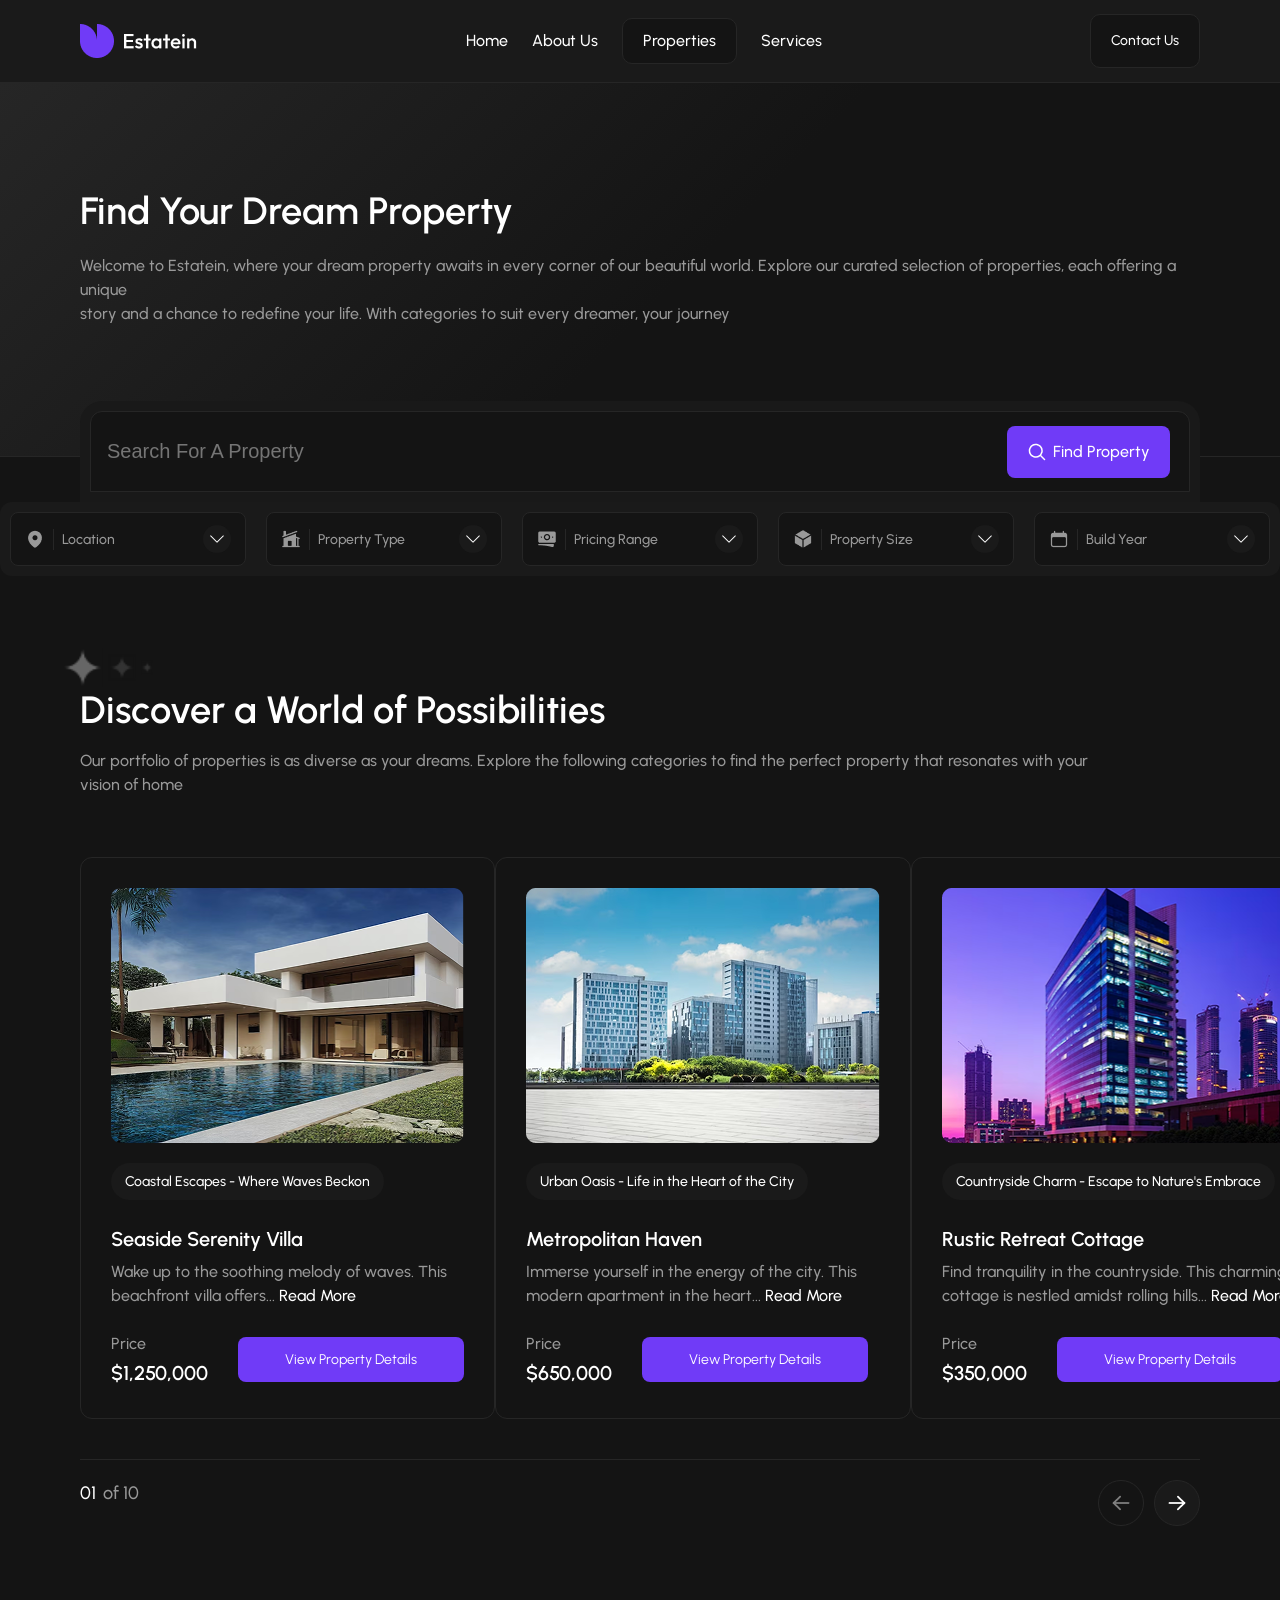
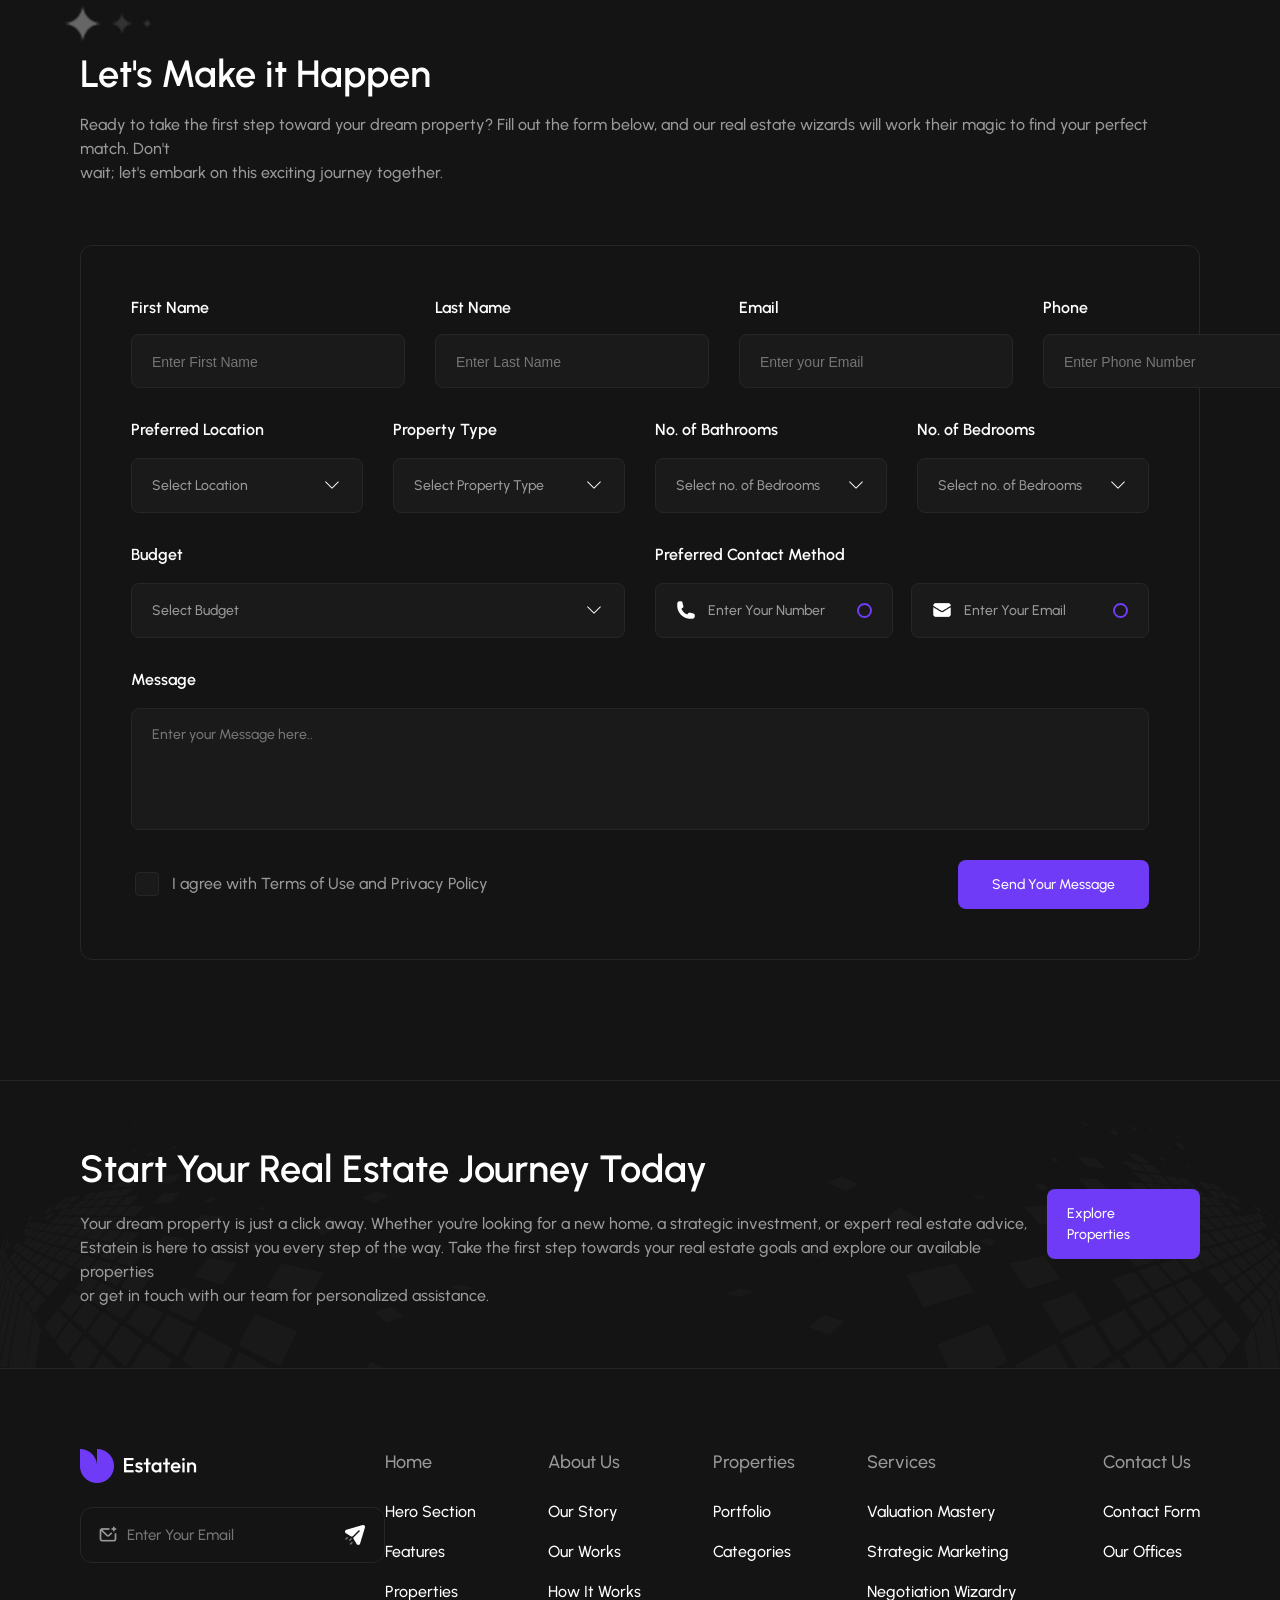
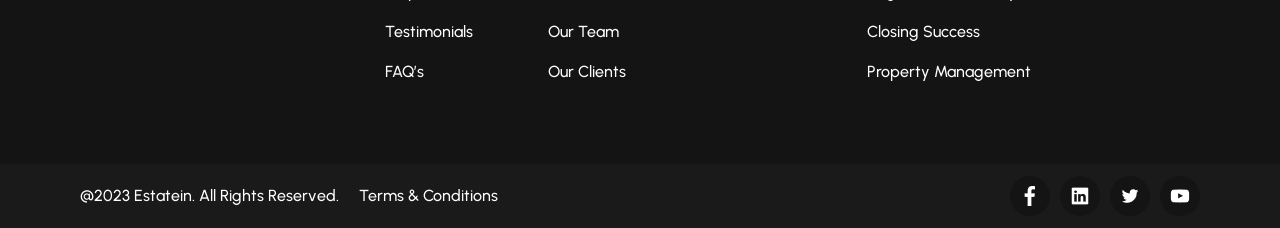
<file: Properties.html>
<!DOCTYPE html>
<html lang="en">
<head>
    <meta charset="UTF-8">
    <meta name="viewport" content="width=device-width, initial-scale=1.0">
    <link rel="preconnect" href="https://fonts.googleapis.com">
    <link rel="preconnect" href="https://fonts.gstatic.com" crossorigin>
    <link href="https://fonts.googleapis.com/css2?family=Urbanist:ital,wght@0,100..900;1,100..900&display=swap" rel="stylesheet">
    <link rel="stylesheet" href="style\Home_style\typography.css">
    <link rel="stylesheet" href="style\Properties_style\main_properties.css">
    <link rel="stylesheet" href="style\Home_style\button.css">
    <link rel="stylesheet" href="style\Properties_style\adaptive_properties.css">
    <title>Document</title>
</head>
<body>
    <nav>
        <section class="navigation paragraph-2">
            <div class="logo__nav">
                <picture class="picture">
                    <source media="(max-width: 768px)" srcset="image_mobile\Home_images_mobile\logo_mobile.png" width="28px">
                    <source media="(max-width: 1911px)" srcset="image_laptop\Home_images_laptop\logo_laptop.png" width="34px">
                    <img src="image_desktop\Home_images\logo.png">
                </picture>

                <picture class="picture">
                    <source media="(max-width: 768px)" srcset="image_mobile\Home_images_mobile\logo_text_mobile.png">
                    <source media="(max-width: 1911px)" srcset="image_laptop\Home_images_laptop\logo_text_laptop.png">
                    <img src="image_desktop\Home_images\logo_text.png">
                </picture>
            </div>

            <div class="btn__nav no_mobile">
                <a href="index.html" class="link">Home</a>
                <a href="About_Us_Page.html" class="link">About Us</a>
                <a href="Properties.html" class="link link_active">Properties</a>
                <a href="Services.html" class="link">Services</a>
            </div>

            <a href="ContactUS.html" class="btn__black no_mobile">Contact Us</a>
            <a href="#" class="mobile_nav_btn">
                <img src="image_mobile\Home_images_mobile\nav_menu_mobile.png">
            </a>
        </section>
    </nav>

    <header>
        <section class="header">
            <div class="header_hero">
                <h2 class="heading-2 heading-2-mobile">Find Your Dream Property</h2>
                <p class="paragraph-2 gray">
                    Welcome to Estatein, where your dream property awaits in every corner of our beautiful world. Explore our curated selection of properties, each offering a unique 
                    <br class="br_laptop">
                    story and 
                    <br class="br_desktop">
                    a chance to redefine your life. With categories to suit every dreamer, your journey 
                </p>
            </div>

            <div class="header_search no_mobile">
                <div class="input_block">
                    <input 
                    type="text"
                    placeholder="Search For A Property"
                    class="input_header_search">
                    <a href="Property_Details.html" class="btn__violet btn__violet-block">
                        <picture class="picture">
                            <source media="(max-width: 1911px)" srcset="image_laptop\Properties_images_laptop\search_icon_Properties_laptop.png">
                            <img src="image_desktop\Properties_images\search_icon_Properties.png">
                        </picture>
                        <p class="paragraph-2 white">Find Property</p>
                    </a>
                </div>
                <div class="header_search_summary">
                    <div class="search_summary_card">
                        <div class="summary_card_title">
                            <picture class="picture">
                                <source media="(max-width: 1911px)" srcset="image_laptop\Properties_images_laptop\Icon2_Properties_laptop.png">
                                <img src="image_desktop\Properties_images\Icon2_Properties.png">
                            </picture>

                            <span class="gray-stick"></span>

                            <p class="paragraph-2 gray paragraph-2-two">Location</p>
                        </div>

                        <a href="#" class="down_btn">
                            <picture class="picture">
                                <source media="(max-width: 1911px)" srcset="image_laptop\Properties_images_laptop\Icon7_Properties_laptop.png">
                                <img src="image_desktop\Properties_images\Icon7_Properties.png">
                            </picture>
                        </a>
                    </div>

                    <div class="search_summary_card">
                        <div class="summary_card_title">
                            <picture class="picture">
                                <source media="(max-width: 1911px)" srcset="image_laptop\Properties_images_laptop\Icon3_Properties_laptop.png">
                                <img src="image_desktop\Properties_images\Icon3_Properties.png">
                            </picture>

                            <span class="gray-stick"></span>

                            <p class="paragraph-2 gray paragraph-2-two">Property Type</p>
                        </div>

                        <a href="#" class="down_btn">
                            <picture class="picture">
                                <source media="(max-width: 1911px)" srcset="image_laptop\Properties_images_laptop\Icon7_Properties_laptop.png">
                                <img src="image_desktop\Properties_images\Icon7_Properties.png">
                            </picture>
                        </a>
                    </div>

                    <div class="search_summary_card">
                        <div class="summary_card_title">
                            <picture class="picture">
                                <source media="(max-width: 1911px)" srcset="image_laptop\Properties_images_laptop\Icon4_Properties_laptop.png">
                                <img src="image_desktop\Properties_images\Icon4_Properties.png">
                            </picture>

                            <span class="gray-stick"></span>

                            <p class="paragraph-2 gray paragraph-2-two">Pricing Range</p>
                        </div>

                        <a href="#" class="down_btn">
                            <picture class="picture">
                                <source media="(max-width: 1911px)" srcset="image_laptop\Properties_images_laptop\Icon7_Properties_laptop.png">
                                <img src="image_desktop\Properties_images\Icon7_Properties.png">
                            </picture>
                        </a>
                    </div>

                    <div class="search_summary_card">
                        <div class="summary_card_title">
                            <picture class="picture">
                                <source media="(max-width: 1911px)" srcset="image_laptop\Properties_images_laptop\Icon5_Properties_laptop.png">
                                <img src="image_desktop\Properties_images\Icon5_Properties.png">
                            </picture>

                            <span class="gray-stick"></span>

                            <p class="paragraph-2 gray paragraph-2-two">Property Size</p>
                        </div>

                        <a href="#" class="down_btn">
                            <picture class="picture">
                                <source media="(max-width: 1911px)" srcset="image_laptop\Properties_images_laptop\Icon7_Properties_laptop.png">
                                <img src="image_desktop\Properties_images\Icon7_Properties.png">
                            </picture>
                        </a>
                    </div>

                    <div class="search_summary_card">
                        <div class="summary_card_title">
                            <picture class="picture">
                                <source media="(max-width: 1911px)" srcset="image_laptop\Properties_images_laptop\Icon6_Properties_laptop.png">
                                <img src="image_desktop\Properties_images\Icon6_Properties.png">
                            </picture>

                            <span class="gray-stick"></span>

                            <p class="paragraph-2 gray paragraph-2-two">Build Year</p>
                        </div>

                        <a href="#" class="down_btn">
                            <picture class="picture">
                                <source media="(max-width: 1911px)" srcset="image_laptop\Properties_images_laptop\Icon7_Properties_laptop.png">
                                <img src="image_desktop\Properties_images\Icon7_Properties.png">
                            </picture>
                        </a>
                    </div>
                </div>
            </div>
        </section>

        <section class="sub_header mobile">
            <div class="sub_header_search_mobile">
                <input 
                    type="text"
                    placeholder="Search For A Property"
                    class="input_header_search">
                <a href="Property_Details.html" class="btn__violet-search btn_absolut">
                    <picture class="picture">
                        <source media="(max-width: 1911px)" srcset="image_laptop\Properties_images_laptop\search_icon_Properties_laptop.png">
                        <img src="image_desktop\Properties_images\search_icon_Properties.png">
                    </picture>
                </a>
            </div>

            <div class="sub_header_features">
                <div class="sub_header_card">
                    <div class="header_card_title">
                        <img src="image_laptop\Properties_images_laptop\Icon2_Properties_laptop.png">
                        <span class="gray-stick"></span>
                        <p class="paragraph-2 gray">Location</p>
                    </div>
                    <a href="#" class="down_btn">
                        <img src="image_laptop\Properties_images_laptop\Icon7_Properties_laptop.png">
                    </a>
                </div>

                <div class="sub_header_card">
                    <div class="header_card_title">
                        <img src="image_laptop\Properties_images_laptop\Icon3_Properties_laptop.png">
                        <span class="gray-stick"></span>
                        <p class="paragraph-2 gray">Property Type</p>
                    </div>
                    <a href="#" class="down_btn">
                        <img src="image_laptop\Properties_images_laptop\Icon7_Properties_laptop.png">
                    </a>
                </div>

                <div class="sub_header_card">
                    <div class="header_card_title">
                        <img src="image_laptop\Properties_images_laptop\Icon4_Properties_laptop.png">
                        <span class="gray-stick"></span>
                        <p class="paragraph-2 gray">Pricing Range</p>
                    </div>
                    <a href="#" class="down_btn">
                        <img src="image_laptop\Properties_images_laptop\Icon7_Properties_laptop.png">
                    </a>
                </div>

                <div class="sub_header_card">
                    <div class="header_card_title">
                        <img src="image_laptop\Properties_images_laptop\Icon5_Properties_laptop.png">
                        <span class="gray-stick"></span>
                        <p class="paragraph-2 gray">Property Size</p>
                    </div>
                    <a href="#" class="down_btn">
                        <img src="image_laptop\Properties_images_laptop\Icon7_Properties_laptop.png">
                    </a>
                </div>

                <div class="sub_header_card">
                    <div class="header_card_title">
                        <img src="image_laptop\Properties_images_laptop\Icon6_Properties_laptop.png">
                        <span class="gray-stick"></span>
                        <p class="paragraph-2 gray">Build Year</p>
                    </div>
                    <a href="#" class="down_btn">
                        <img src="image_laptop\Properties_images_laptop\Icon7_Properties_laptop.png">
                    </a>
                </div>
            </div>
        </section>
    </header>

    <main>
        <section class="featured">
            <div class="featured__top">
                <div class="featured__title">
                    <h2 class="heading-2 heading-2-mobile">Discover a World of Possibilities</h2>
                    <p class="paragraph-2 gray">
                        Our portfolio of properties is as diverse as your dreams. Explore the following categories to find the perfect property that resonates with your 
                        <br class="br_laptop">
                        vision of home
                    </p>
                </div>
                <picture class="zvezdi">
                    <source media="(max-width: 768px)" srcset="image_mobile\Home_images_mobile\zvezdi_mobile.png">
                    <source media="(max-width: 1911px)" srcset="image_laptop\Home_images_laptop\zvezdi_laptop.png">
                    <img src="image_desktop\Home_images\zvezdi.png"  width="90px">
                </picture>
            </div>
            <div class="cards_and_scroll">
                <div class="featured_cards_section">
                    <section class="featured__card ">
                        <picture class="picture">
                            <source media="(max-width: 768px)" srcset="image_mobile\Properties_images_mobile\ImageCard_Properties_mobile.png">
                            <source media="(max-width: 1911px)" srcset="image_laptop\Home_images_laptop\ImageCard1_laptop.png" width="353.33px">
                            <img src="image_desktop\Home_images\ImageCard1.png">
                        </picture>
                        <div class="featured__card__content">
                            <p class="paragraph-2 white title_card__content paragraph-2-two">
                                Coastal Escapes - Where Waves Beckon
                            </p>

                            <div class="card__title">
                                <h3 class="heading-3 heading-3_mobile-2">Seaside Serenity Villa</h3>
                                <p class="paragraph-2 gray">Wake up to the soothing melody of waves. This beachfront villa offers... 
                                    <a href="#" class="link">Read More</a>
                                </p>
                            </div>

                            <div class="last__card__content">
                                <div class="last__card__content__title">
                                    <p class="paragraph-2 gray">Price</p>
                                    <h3 class="heading-3 heading-3_mobile-2">$1,250,000</h3>
                                </div>
                                <a href="#" class="btn__violet-2">View Property Details</a>
                            </div>
                        </div>
                    </section>

                    <section class="featured__card no_mobile">
                        <picture class="picture">
                            <source media="(max-width: 1911px)" srcset="image_laptop\Home_images_laptop\ImageCard2_laptop.png" width="353.33px">
                            <img src="image_desktop\Home_images\ImageCard2.png">
                        </picture>
                        <div class="featured__card__content">
                            <p class="paragraph-2 white title_card__content paragraph-2-two">
                                Urban Oasis - Life in the Heart of the City
                            </p>

                            <div class="card__title">
                                <h3 class="heading-3">Metropolitan Haven</h3>
                                <p class="paragraph-2 gray">Immerse yourself in the energy of the city. This modern apartment in the heart...
                                    <a href="#" class="link">Read More</a>
                                </p>
                            </div>
                            
                            <div class="last__card__content">
                                <div class="last__card__content__title">
                                    <p class="paragraph-2 gray">Price</p>
                                    <h3 class="heading-3">$650,000</h3>
                                </div>
                                <a href="#" class="btn__violet-2">View Property Details</a>
                            </div>
                        </div>
                    </section>

                    <section class="featured__card no_mobile">
                        <picture class="picture">
                            <source media="(max-width: 768px)" srcset="image_mobile\Home_images_mobile\ImageCard_mobile.png" width="310px">
                            <source media="(max-width: 1911px)" srcset="image_laptop\Home_images_laptop\ImageCard3_laptop.png" width="353.33px">
                            <img src="image_desktop\Home_images\ImageCard3.png">
                        </picture>
                        <div class="featured__card__content">
                            <p class="paragraph-2 white title_card__content paragraph-2-two">
                                Countryside Charm - Escape to Nature's Embrace
                            </p>

                            <div class="card__title">
                                <h3 class="heading-3 heading-3_mobile-2">Rustic Retreat Cottage</h3>
                                <p class="paragraph-2 gray">Find tranquility in the countryside. This charming cottage is nestled amidst rolling hills... 
                                    <a href="#" class="link">Read More</a>
                                </p>
                            </div>
                            
                            <div class="last__card__content">
                                <div class="last__card__content__title">
                                    <p class="paragraph-2 gray">Price</p>
                                    <h3 class="heading-3 heading-3_mobile-2">$350,000</h3>
                                </div>
                                <a href="#" class="btn__violet-2">View Property Details</a>
                            </div>
                        </div>
                    </section>
                </div>
                <div class="slide__block no_mobile">
                    <span class="number__scroll no_mobile">
                        <p class="paragraph-1 scroll-p">01</p>
                        <p class="paragraph-1 scroll-p gray">of 10</p>
                    </span>

                    <div class="scoll__btn">
                        <a href="#">
                            <picture class="picture">
                                <source media="(max-width: 768px)" srcset="image_mobile\Home_images_mobile\vector_left_mobile.png" width="24px">
                                <source media="(max-width: 1911px)" srcset="image_laptop\Home_images_laptop\vector_left_laptop.png" width="24px">
                                <img src="image_desktop\Home_images\vektor__left.png" class="vector__btn">
                            </picture>
                        </a>
        
                        <a href="#">
                            <picture class="picture">
                                <source media="(max-width: 768px)" srcset="image_mobile\Home_images_mobile\vector_right_mobile.png" width="24px">
                                <source media="(max-width: 1911px)" srcset="image_laptop\Home_images_laptop\vector_right_laptop.png" width="24px">
                                <img src="image_desktop\Home_images\vector__right.png" class="vector__btn right">
                            </picture>
                        </a>
                    </div>
                </div>

                <div class="slide__block_mobile">
                    <div class="scoll__btn_mobile">
                        <a href="#">
                            <picture class="picture">
                                <source media="(max-width: 768px)" srcset="image_mobile\Home_images_mobile\vector_left_mobile.png" width="24px">
                                <source media="(max-width: 1911px)" srcset="image_laptop\Home_images_laptop\vector_left_laptop.png" width="24px">
                                <img src="image_desktop\Home_images\vektor__left.png" class="vector__btn">
                            </picture>
                        </a>

                        <span class="number__scroll">
                            <p class="paragraph-1 scroll-p">01</p>
                            <p class="paragraph-1 scroll-p gray">of 10</p>
                        </span>

                        <a href="#">
                            <picture class="picture">
                                <source media="(max-width: 768px)" srcset="image_mobile\Home_images_mobile\vector_right_mobile.png" width="24px">
                                <source media="(max-width: 1911px)" srcset="image_laptop\Home_images_laptop\vector_right_laptop.png" width="24px">
                                <img src="image_desktop\Home_images\vector__right.png" class="vector__btn right">
                            </picture>
                        </a>
                    </div>
                </div>
            </div>
        </section>

        <section class="happen">
            <div class="featured__title">
                <h2 class="heading-2 heading-2-mobile">Let's Make it Happen</h2>
                <p class="paragraph-2 gray">
                    Ready to take the first step toward your dream property? Fill out the form below, and our real estate wizards will work their magic to find your perfect match. Don't 
                    <br class="no_mobile">
                    wait; let's embark on this exciting journey together.
                </p>
                <picture class="zvezdi">
                    <source media="(max-width: 768px)" srcset="image_mobile\Home_images_mobile\zvezdi_mobile.png">
                    <source media="(max-width: 1911px)" srcset="image_laptop\Home_images_laptop\zvezdi_laptop.png">
                    <img src="image_desktop\Home_images\zvezdi.png"  width="90px">
                </picture>
            </div>

            <div class="happen_form_block">
                <div class="form_section no_mobile">
                   <section class="form-1">
                        <div class="form-1_input">
                            <h4 class="heading-4">First Name</h4>
                            <input 
                            type="name"
                            placeholder="Enter First Name"
                            class="imput_first_name">
                        </div>

                        <div class="form-1_input">
                            <h4 class="heading-4">Last Name</h4>
                            <input 
                            type="name"
                            placeholder="Enter Last Name"
                            class="imput_last_name">
                        </div>

                        <div class="form-1_input">
                            <h4 class="heading-4">Email</h4>
                            <input 
                            type="email"
                            placeholder="Enter your Email"
                            class="imput_email">
                        </div>

                        <div class="form-1_input">
                            <h4 class="heading-4">Phone</h4>
                            <input 
                            type="tel"
                            placeholder="Enter Phone Number"
                            class="imput_number">
                        </div>
                   </section> 
                        
                   <section class="form-2">
                        <div class="form-2_block">
                            <h4 class="heading-4">Preferred Location</h4>
                            <div class="form-2_block_slide_btn">
                                <p class="paragraph-2 gray paragraph-2-two">Select Location</p>
                                <a href="#">
                                    <picture class="picture">
                                        <source media="(max-width: 1911px)" srcset="image_laptop\Properties_images_laptop\Icon7_Properties_laptop.png">
                                        <img src="image_desktop\Properties_images\Icon7_Properties.png">
                                    </picture>
                                </a>
                            </div>
                        </div>

                        <div class="form-2_block">
                            <h4 class="heading-4">Property Type</h4>
                            <div class="form-2_block_slide_btn">
                                <p class="paragraph-2 gray paragraph-2-two">Select Property Type</p>
                                <a href="#">
                                    <picture class="picture">
                                        <source media="(max-width: 1911px)" srcset="image_laptop\Properties_images_laptop\Icon7_Properties_laptop.png">
                                        <img src="image_desktop\Properties_images\Icon7_Properties.png">
                                    </picture>
                                </a>
                            </div>
                        </div>

                        <div class="form-2_block">
                            <h4 class="heading-4">No. of Bathrooms</h4>
                            <div class="form-2_block_slide_btn">
                                <p class="paragraph-2 gray paragraph-2-two">Select no. of Bedrooms</p>
                                <a href="#">
                                    <picture class="picture">
                                        <source media="(max-width: 1911px)" srcset="image_laptop\Properties_images_laptop\Icon7_Properties_laptop.png">
                                        <img src="image_desktop\Properties_images\Icon7_Properties.png">
                                    </picture>
                                </a>
                            </div>
                        </div>

                        <div class="form-2_block">
                            <h4 class="heading-4">No. of Bedrooms</h4>
                            <div class="form-2_block_slide_btn">
                                <p class="paragraph-2 gray paragraph-2-two">Select no. of Bedrooms</p>
                                <a href="#">
                                    <picture class="picture">
                                        <source media="(max-width: 1911px)" srcset="image_laptop\Properties_images_laptop\Icon7_Properties_laptop.png">
                                        <img src="image_desktop\Properties_images\Icon7_Properties.png">
                                    </picture>
                                </a>
                            </div>
                        </div>
                   </section>
                        
                   <section class="form-3">
                        <div class="form-2_block">
                            <h4 class="heading-4">Budget</h4>
                            <div class="form-2_block_slide_btn">
                                <p class="paragraph-2 gray paragraph-2-two">Select Budget</p>
                                <a href="#">
                                    <picture class="picture">
                                        <source media="(max-width: 1911px)" srcset="image_laptop\Properties_images_laptop\Icon7_Properties_laptop.png">
                                        <img src="image_desktop\Properties_images\Icon7_Properties.png">
                                    </picture>
                                </a>
                            </div>
                        </div>

                        <div class="form-2_block">
                            <h4 class="heading-4">Preferred Contact Method</h4>
                            <div class="radio_input_block">
                                <div class="input_email_radio">
                                    <div class="input_email_radio_title">
                                        <picture class="picture">
                                            <source media="(max-width: 1911px)" srcset="image_laptop\Properties_images_laptop\tel_icon_Properties_laptop.png">
                                            <img src="image_desktop\Properties_images\tel_icon_Properties.png">
                                        </picture>
                                        <p class="paragraph-2 gray paragraph-2-two">Enter Your Number</p>
                                    </div>

                                    <input type="radio" name="property">
                                </div>

                                <div class="input_email_radio">
                                    <div class="input_email_radio_title">
                                        <picture class="picture">
                                            <source media="(max-width: 1911px)" srcset="image_laptop\Properties_images_laptop\email_icon_Properties_laptop.png">
                                            <img src="image_desktop\Properties_images\email_icon_Properties.png">
                                        </picture>
                                        <p class="paragraph-2 gray paragraph-2-two">Enter Your Email</p>
                                    </div>

                                    <input type="radio" name="property">
                                </div>
                            </div>
                        </div>
                   </section>

                   <section class="form-4">
                        <h4 class="heading-4">Message</h4>
                        <textarea
                        id="message"
                        placeholder="Enter your Message here.."></textarea>
                   </section>
                </div>

                <div class="form_section_mobile">
                    <div class="form_block">
                        <h4 class="heading-4 heading-4_mobile">First Name</h4>
                        <input type="name" placeholder="Enter First Name" class="imput_first_name">
                    </div>

                    <div class="form_block">
                        <h4 class="heading-4 heading-4_mobile">Last Name</h4>
                        <input type="name" placeholder="Enter Last Name" class="imput_first_name">
                    </div>

                    <div class="form_block">
                        <h4 class="heading-4 heading-4_mobile">Email</h4>
                        <input type="name" placeholder="Enter your Email" class="imput_first_name">
                    </div>

                    <div class="form_block">
                        <h4 class="heading-4 heading-4_mobile">Phone</h4>
                        <input type="name" placeholder="Enter Phone Number" class="imput_first_name">
                    </div>

                    <div class="form_block">
                        <h4 class="heading-4 heading-4_mobile">Preferred Location</h4>
                        <div class="form-2_block_slide_btn">
                            <p class="paragraph-2 gray paragraph-2-two">Select Location</p>
                            <a href="#">
                                <picture class="picture">
                                    <source media="(max-width: 1911px)" srcset="image_laptop\Properties_images_laptop\Icon7_Properties_laptop.png">
                                    <img src="image_desktop\Properties_images\Icon7_Properties.png">
                                </picture>
                            </a>
                        </div>
                    </div>

                    <div class="form_block">
                        <h4 class="heading-4 heading-4_mobile">Property Type</h4>
                        <div class="form-2_block_slide_btn">
                            <p class="paragraph-2 gray paragraph-2-two">Select Property Type</p>
                            <a href="#">
                                <picture class="picture">
                                    <source media="(max-width: 1911px)" srcset="image_laptop\Properties_images_laptop\Icon7_Properties_laptop.png">
                                    <img src="image_desktop\Properties_images\Icon7_Properties.png">
                                </picture>
                            </a>
                        </div>
                    </div>

                    <div class="form_block">
                        <h4 class="heading-4 heading-4_mobile">No. of Bathrooms</h4>
                        <div class="form-2_block_slide_btn">
                            <p class="paragraph-2 gray paragraph-2-two">Select no. of Bedrooms</p>
                            <a href="#">
                                <picture class="picture">
                                    <source media="(max-width: 1911px)" srcset="image_laptop\Properties_images_laptop\Icon7_Properties_laptop.png">
                                    <img src="image_desktop\Properties_images\Icon7_Properties.png">
                                </picture>
                            </a>
                        </div>
                    </div>

                    <div class="form_block">
                        <h4 class="heading-4 heading-4_mobile">No. of Bedrooms</h4>
                        <div class="form-2_block_slide_btn">
                            <p class="paragraph-2 gray paragraph-2-two">Select no. of Bedrooms</p>
                            <a href="#">
                                <picture class="picture">
                                    <source media="(max-width: 1911px)" srcset="image_laptop\Properties_images_laptop\Icon7_Properties_laptop.png">
                                    <img src="image_desktop\Properties_images\Icon7_Properties.png">
                                </picture>
                            </a>
                        </div>
                    </div>

                    <div class="form_block">
                        <h4 class="heading-4 heading-4_mobile">Budget</h4>
                        <div class="form-2_block_slide_btn">
                            <p class="paragraph-2 gray paragraph-2-two">Select Budget</p>
                            <a href="#">
                                <picture class="picture">
                                    <source media="(max-width: 1911px)" srcset="image_laptop\Properties_images_laptop\Icon7_Properties_laptop.png">
                                    <img src="image_desktop\Properties_images\Icon7_Properties.png">
                                </picture>
                            </a>
                        </div>
                    </div>

                    <div class="form_block">
                        <h4 class="heading-4 heading-4_mobile">Preferred Contact Method</h4>
                        <div class="radio_block">
                            <div class="input_email_radio">
                                <div class="input_email_radio_title">
                                    <picture class="picture">
                                        <source media="(max-width: 1911px)" srcset="image_laptop\Properties_images_laptop\tel_icon_Properties_laptop.png">
                                        <img src="image_desktop\Properties_images\tel_icon_Properties.png">
                                    </picture>
                                    <p class="paragraph-2 gray paragraph-2-two">Enter Your Number</p>
                                </div>
                                <input type="radio" name="property">
                            </div>

                            <div class="input_email_radio">
                                <div class="input_email_radio_title">
                                    <picture class="picture">
                                        <source media="(max-width: 1911px)" srcset="image_laptop\Properties_images_laptop\email_icon_Properties_laptop.png">
                                        <img src="image_desktop\Properties_images\email_icon_Properties.png">
                                    </picture>
                                    <p class="paragraph-2 gray paragraph-2-two">Enter Your Email</p>
                                </div>
                                <input type="radio" name="property">
                            </div>

                        </div>
                    </div>

                    <div class="form_block">
                        <h4 class="heading-4 heading-4_mobile">Message</h4>
                        <textarea
                        id="message"
                        placeholder="Enter your Message here.."></textarea>
                    </div>
                </div>

                <div class="privacy_policy_section">
                    <div class="checkbox_block">
                        <input type="checkbox">
                        <p class="paragraph-2 gray">I agree with Terms of Use and Privacy Policy</p>
                    </div>
                    <a href="#" class="btn__violet-3 paragraph-2">Send Your Message</a>
                </div>
            </div>
        </section>

        <section class="CTA">
            <div class="CTA__title">
                <h2 class="heading-2 white heading-2-mobile">Start Your Real Estate Journey Today</h2>
                <p class="paragraph-2 gray">
                    Your dream property is just a click away. Whether you're looking for a new home, a strategic investment, or expert real estate advice, 
                    <br class="br_laptop">
                    <br class="br_mobile">
                    Estatein is 
                    <br class="br_desktop">
                    here to assist you every step of the way. Take the first step towards your real estate goals and explore our available properties 
                    <br class="br_laptop">
                    <br class="br_mobile">
                    or get in touch 
                    <br class="br_desktop">
                    with our team for personalized assistance.
                </p>
            </div>
            <a href="#" class="btn__violet paragraph-2 flex_btn">Explore Properties</a>
            <picture class="picture abstract__left">
                <source media="(max-width: 768px)" srcset="image_mobile\Home_images_mobile\Abstract_left_mobile.png">
                <source media="(max-width: 1911px)" srcset="image_laptop\Home_images_laptop\Abstract_left_laptop.png">
                <img src="image_desktop\Home_images\Abstract_left.png">
            </picture>

            <picture class="picture abstract__right">
                <source media="(max-width: 768px)" srcset="image_mobile\Home_images_mobile\Abstract_right_mobile.png">
                <source media="(max-width: 1911px)" srcset="image_laptop\Home_images_laptop\Abstract_right_laptop.png">
                <img src="image_desktop\Home_images\Abstract_right.png">
            </picture>
        </section>
    </main>

    <footer>
        <section class="footer">
            <div class="contact__footer">
                <div class="logo__nav">
                    <picture class="picture">
                        <source media="(max-width: 1911px)" srcset="image_laptop\Home_images_laptop\logo_laptop.png" width="34px">
                        <img src="image_desktop\Home_images\logo.png">
                    </picture>

                    <picture class="picture">
                        <source media="(max-width: 1911px)" srcset="image_laptop\Home_images_laptop\logo_text_laptop.png">
                        <img src="image_desktop\Home_images\logo_text.png">
                    </picture>
                </div>
                <div class="label__block">
                    <label for="email" class="label__footer">
                        <input id="email" type="email" placeholder="Enter Your Email" class="input__footer">
                    </label>

                    <picture class="placeholder__left picture">
                        <source media="(max-width: 1911px)" srcset="image_laptop\Home_images_laptop\Icon5_laptop.png">
                        <img src="image_desktop\Home_images\Icon5.png">
                    </picture>

                    <a href="#" class="placeholder__right">
                        <picture class="picture">
                            <source media="(max-width: 1911px)" srcset="image_laptop\Home_images_laptop\Icon6_laptop.png">
                            <img src="image_desktop\Home_images\Icon6.png">
                        </picture>
                    </a>
                </div>
            </div>
            <nav class="footer__navigation no_mobile">
                <div class="footer__list">
                    <p class="paragraph-1 gray">Home</p>
                    <ul class="ul__footer">
                        <li><a href="#" class="link paragraph-2">Hero Section</a></li>
                        <li><a href="#" class="link paragraph-2">Features</a></li>
                        <li><a href="#" class="link paragraph-2">Properties</a></li>
                        <li><a href="#" class="link paragraph-2">Testimonials</a></li>
                        <li><a href="#" class="link paragraph-2">FAQ’s</a></li>
                    </ul>
                </div>
                <div class="footer__list">
                    <p class="paragraph-1 gray">About Us</p>
                    <ul class="ul__footer">
                        <li><a href="#" class="link paragraph-2">Our Story</a></li>
                        <li><a href="#" class="link paragraph-2">Our Works</a></li>
                        <li><a href="#" class="link paragraph-2">How It Works</a></li>
                        <li><a href="#" class="link paragraph-2">Our Team</a></li>
                        <li><a href="#" class="link paragraph-2">Our Clients</a></li>
                    </ul>
                </div>
                <div class="footer__list">
                    <p class="paragraph-1 gray">Properties</p>
                    <ul class="ul__footer">
                        <li><a href="#" class="link paragraph-2">Portfolio</a></li>
                        <li><a href="#" class="link paragraph-2">Categories</a></li>
                    </ul>
                </div>

                <div class="footer__list">
                    <p class="paragraph-1 gray">Services</p>
                    <ul class="ul__footer">
                        <li><a href="#" class="link paragraph-2">Valuation Mastery</a></li>
                        <li><a href="#" class="link paragraph-2">Strategic Marketing</a></li>
                        <li><a href="#" class="link paragraph-2">Negotiation Wizardry</a></li>
                        <li><a href="#" class="link paragraph-2">Closing Success</a></li>
                        <li><a href="#" class="link paragraph-2">Property Management</a></li>
                    </ul>
                </div>

               <div class="footer__list">
                    <p class="paragraph-1 gray">Contact Us</p>
                    <ul class="ul__footer">
                        <li><a href="#" class="link paragraph-2">Contact Form</a></li>
                        <li><a href="#" class="link paragraph-2">Our Offices</a></li>
                    </ul>
                </div>
            </nav>
            <nav class="footer__navigation__mobile mobile">
                <div class="lists lists-1__block">
                    <div class="footer__list list-1">
                        <p class="paragraph-1 gray">Home</p>
                        <ul class="ul__footer">
                            <li><a href="#" class="link paragraph-2">Hero Section</a></li>
                            <li><a href="#" class="link paragraph-2">Features</a></li>
                            <li><a href="#" class="link paragraph-2">Properties</a></li>
                            <li><a href="#" class="link paragraph-2">Testimonials</a></li>
                            <li><a href="#" class="link paragraph-2">FAQ’s</a></li>
                        </ul>
                    </div>

                    <div class="gray_stick-list2"></div>

                    <div class="footer__list list-3">
                        <p class="paragraph-1 gray">About Us</p>
                        <ul class="ul__footer">
                            <li><a href="#" class="link paragraph-2">Our Story</a></li>
                            <li><a href="#" class="link paragraph-2">Our Works</a></li>
                            <li><a href="#" class="link paragraph-2">How It Works</a></li>
                            <li><a href="#" class="link paragraph-2">Our Team</a></li>
                            <li><a href="#" class="link paragraph-2">Our Clients</a></li>
                        </ul>
                    </div>
                </div>
                <div class="lists lists-2__block">
                    <div class="two_list_footer list-1">
                        <div class="footer__list">
                            <p class="paragraph-1 gray">Properties</p>
                            <ul class="ul__footer">
                                <li><a href="#" class="link paragraph-2">Portfolio</a></li>
                                <li><a href="#" class="link paragraph-2">Categories</a></li>
                            </ul>
                        </div>

                        <div class="footer__list">
                            <p class="paragraph-1 gray">Contact Us</p>
                            <ul class="ul__footer">
                                <li><a href="#" class="link paragraph-2">Contact Form</a></li>
                                <li><a href="#" class="link paragraph-2">Our Offices</a></li>
                            </ul>
                        </div>
                    </div>

                    <div class="gray_stick-list2"></div>

                    <div class="footer__list list-3">
                        <p class="paragraph-1 gray">Services</p>
                        <ul class="ul__footer">
                            <li><a href="#" class="link paragraph-2">Valuation Mastery</a></li>
                            <li><a href="#" class="link paragraph-2">Strategic Marketing</a></li>
                            <li><a href="#" class="link paragraph-2">Negotiation Wizardry</a></li>
                            <li><a href="#" class="link paragraph-2">Closing Success</a></li>
                            <li><a href="#" class="link paragraph-2">Property Management</a></li>
                        </ul>
                    </div>
                </div>
               

            </nav>
        </section>
        <section class="sub_footer">
            <div class="sub_footer__title">
                <p class="paragraph-2 white">@2023 Estatein. All Rights Reserved.</p>
                <p class="paragraph-2 white">Terms & Conditions</p>
            </div>
            <div class="sub_footer__network">
                <a href="#">
                    <picture class="picture">
                        <source media="(max-width: 768px)" srcset="image_mobile\Home_images_mobile\facebook_mobile.png">
                        <source media="(max-width: 1911px)" srcset="image_laptop\Home_images_laptop\facebook_laptop.png">
                        <img src="image_desktop\Home_images\facebook.png">
                    </picture>
                </a>
                <a href="#">
                    <picture class="picture">
                        <source media="(max-width: 768px)" srcset="image_mobile\Home_images_mobile\in_mobile.png">
                        <source media="(max-width: 1911px)" srcset="image_laptop\Home_images_laptop\in_laptop.png">
                        <img src="image_desktop\Home_images\in.png">
                    </picture>
                </a>
                <a href="#">
                    <picture class="picture">
                        <source media="(max-width: 768px)" srcset="image_mobile\Home_images_mobile\twitter_mobile.png">
                        <source media="(max-width: 1911px)" srcset="image_laptop\Home_images_laptop\twitter_laptop.png">
                        <img src="image_desktop\Home_images\twitter.png">
                    </picture>
                </a>
                <a href="#">
                    <picture class="picture">
                        <source media="(max-width: 768px)" srcset="image_mobile\Home_images_mobile\youtube_mobile.png">
                        <source media="(max-width: 1911px)" srcset="image_laptop\Home_images_laptop\youtube_laptop.png">
                        <img src="image_desktop\Home_images\youtube.png">
                    </picture>
                </a>
            </div>
        </section>
    </footer>
</body>
</html>
</file>
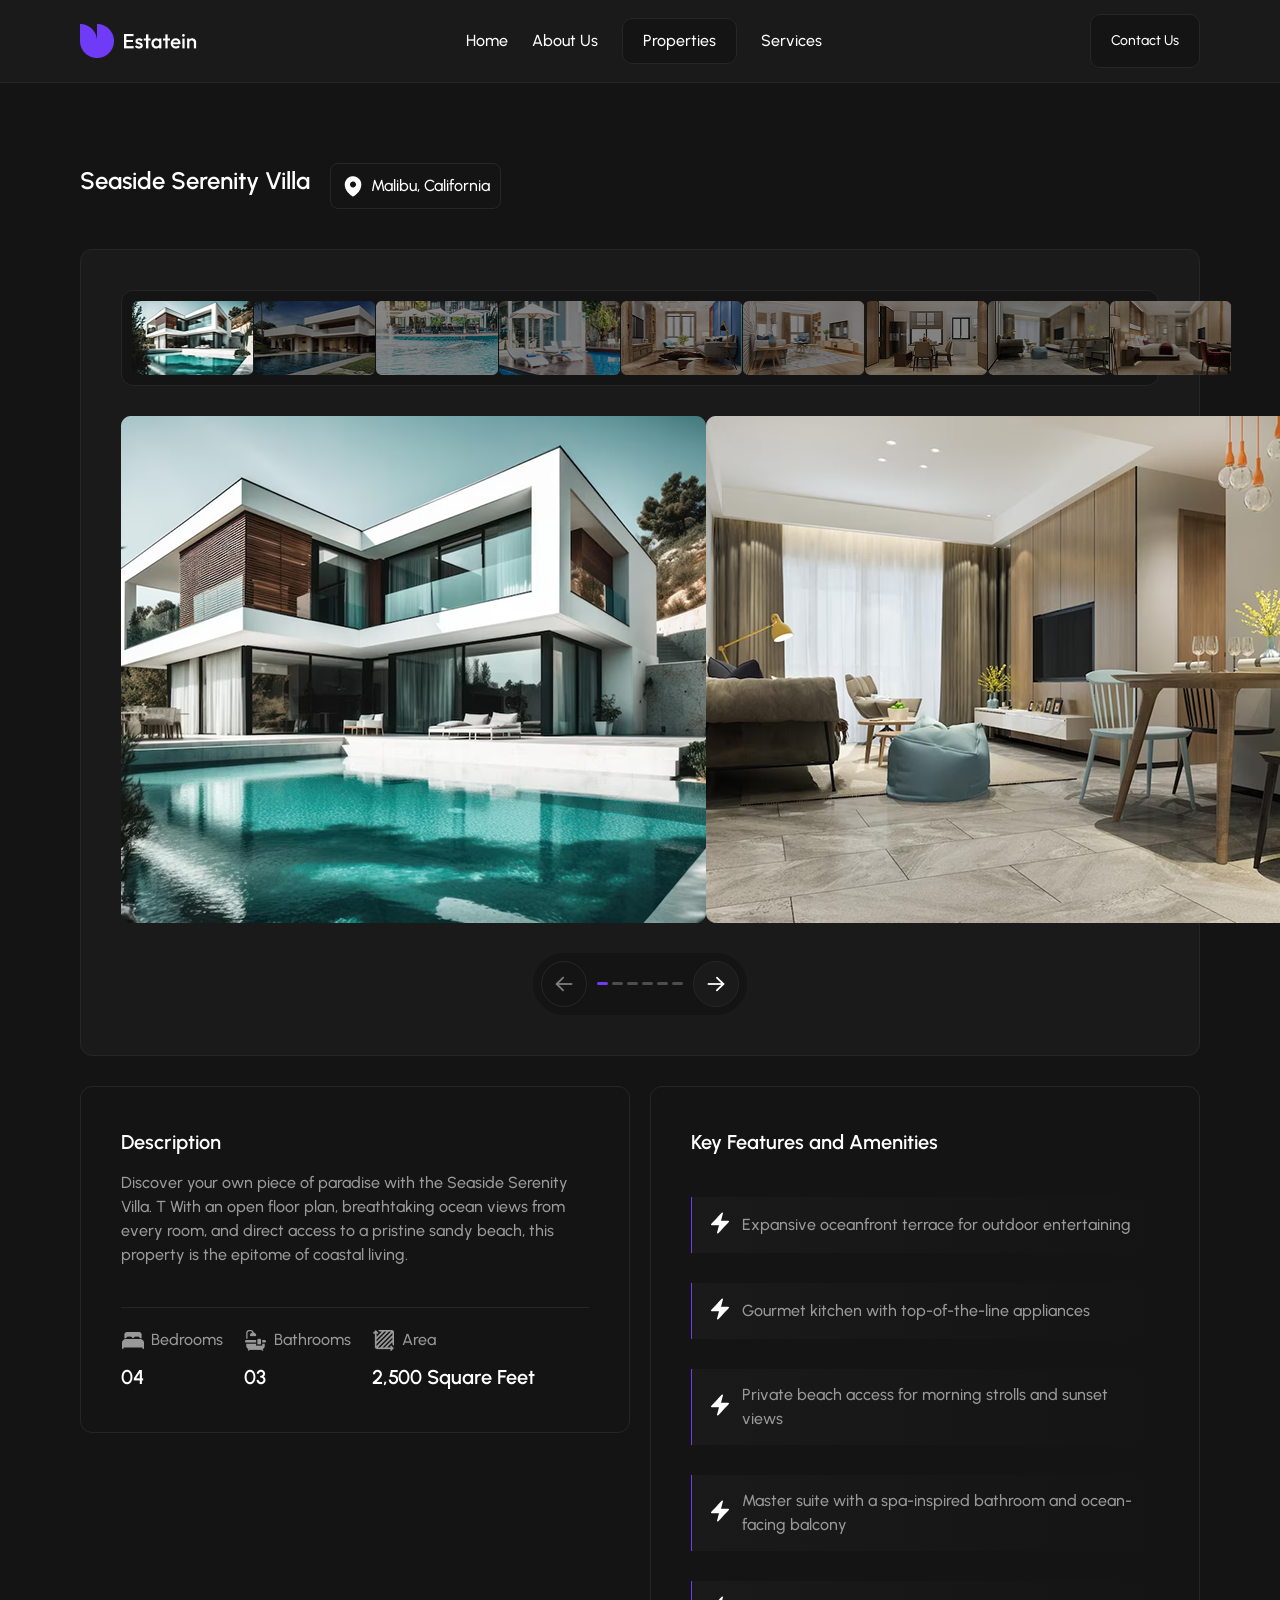
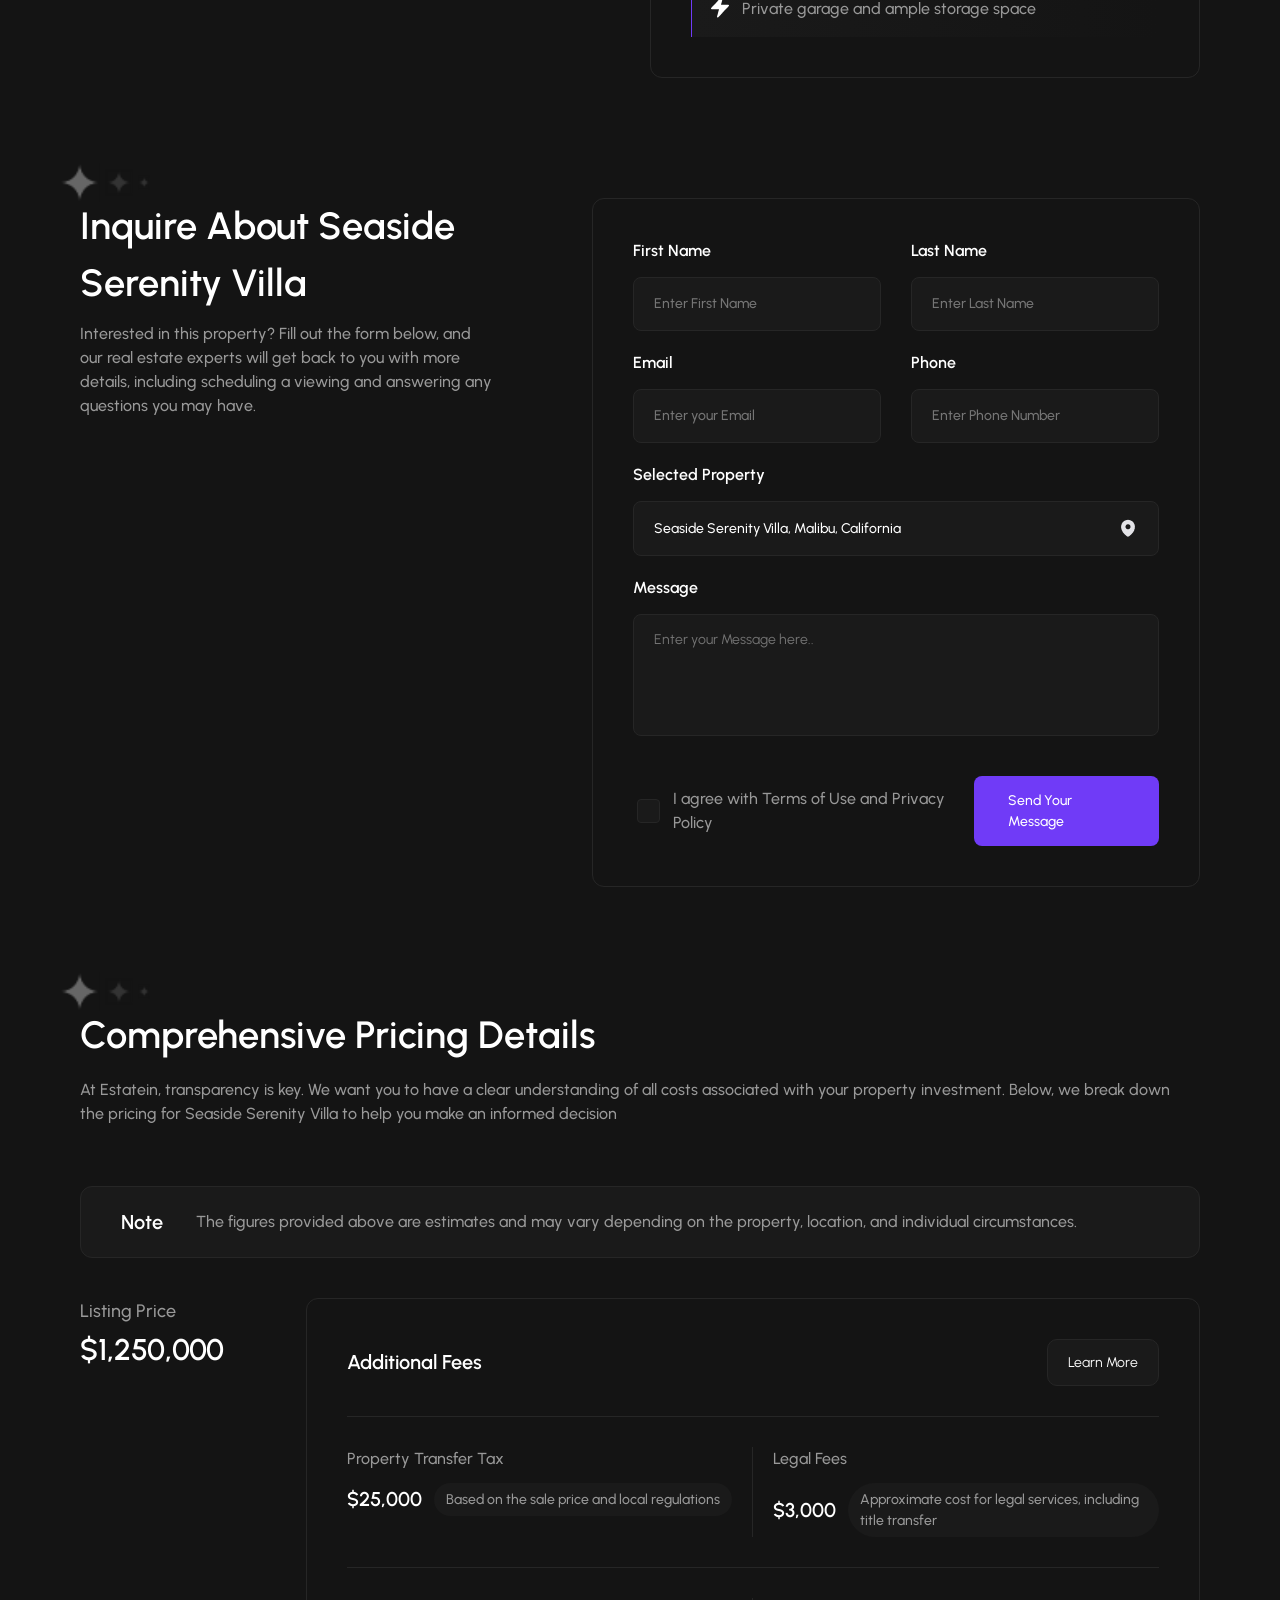
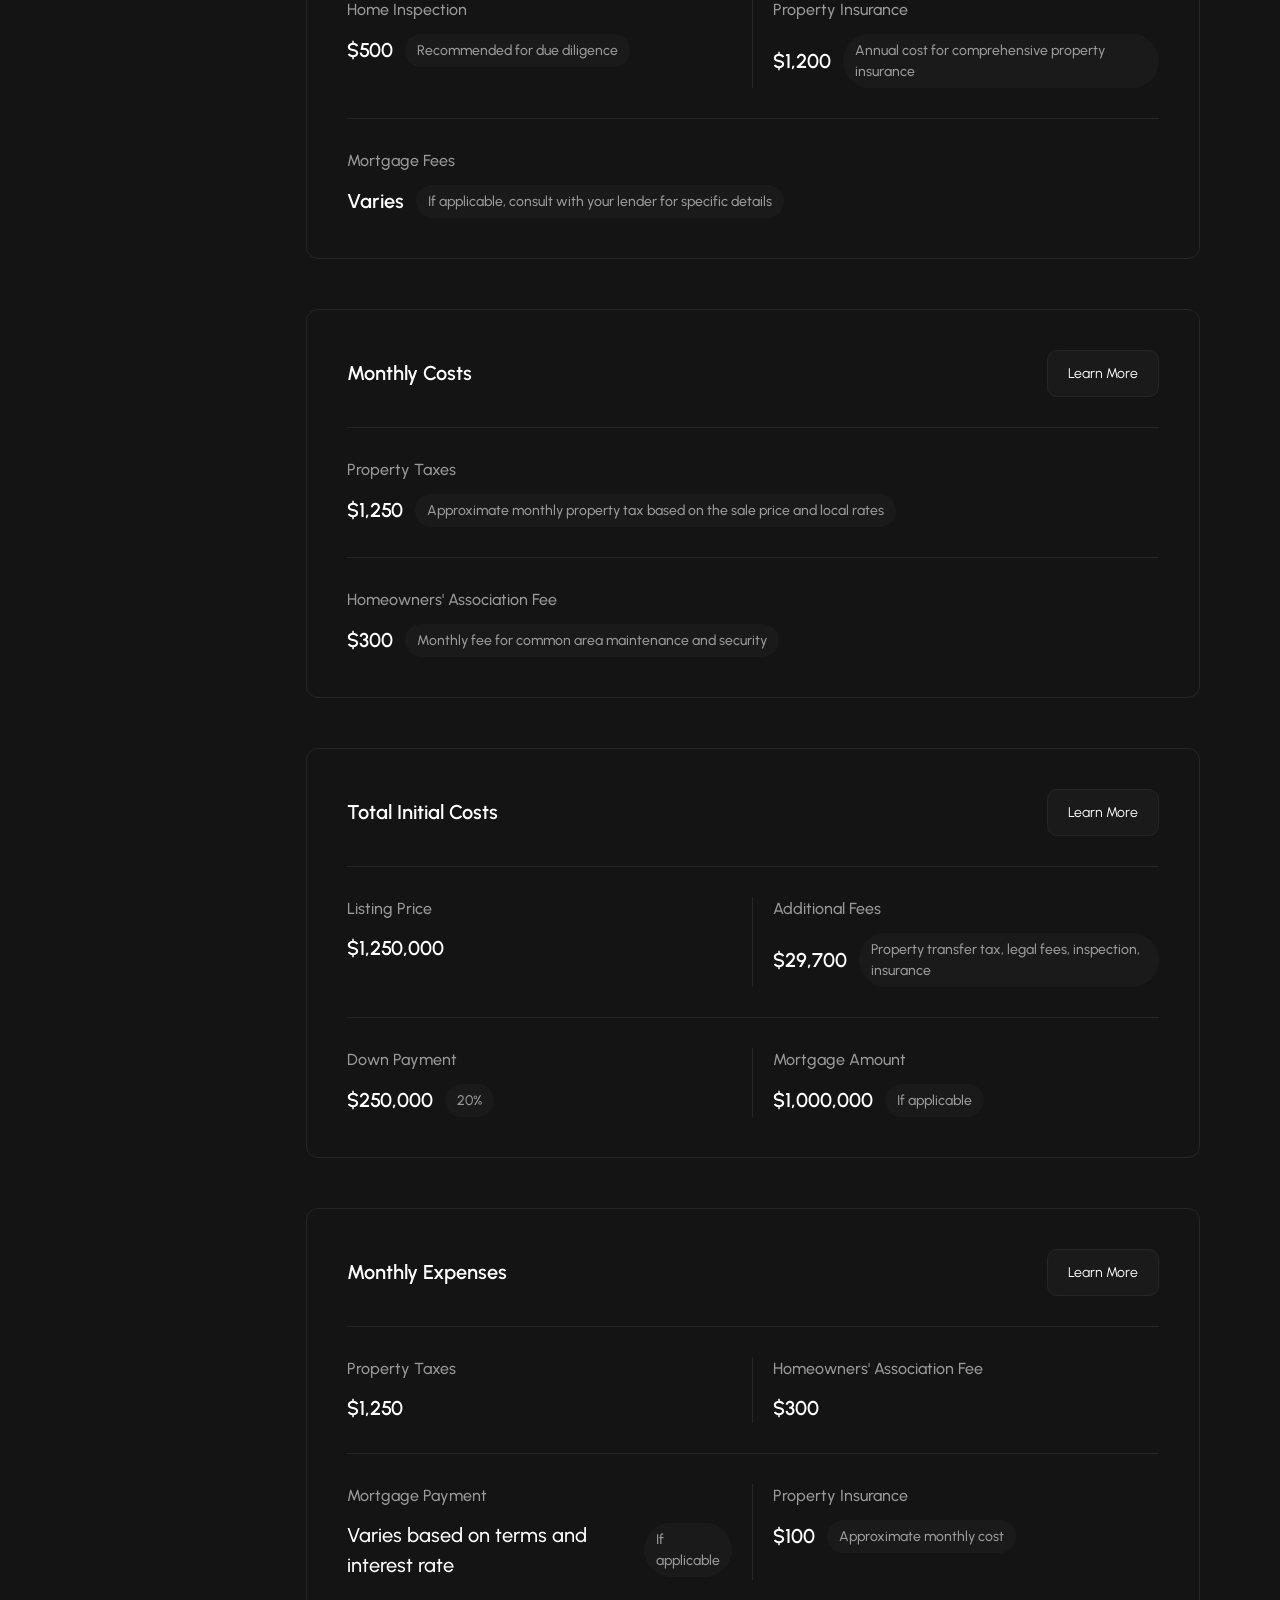
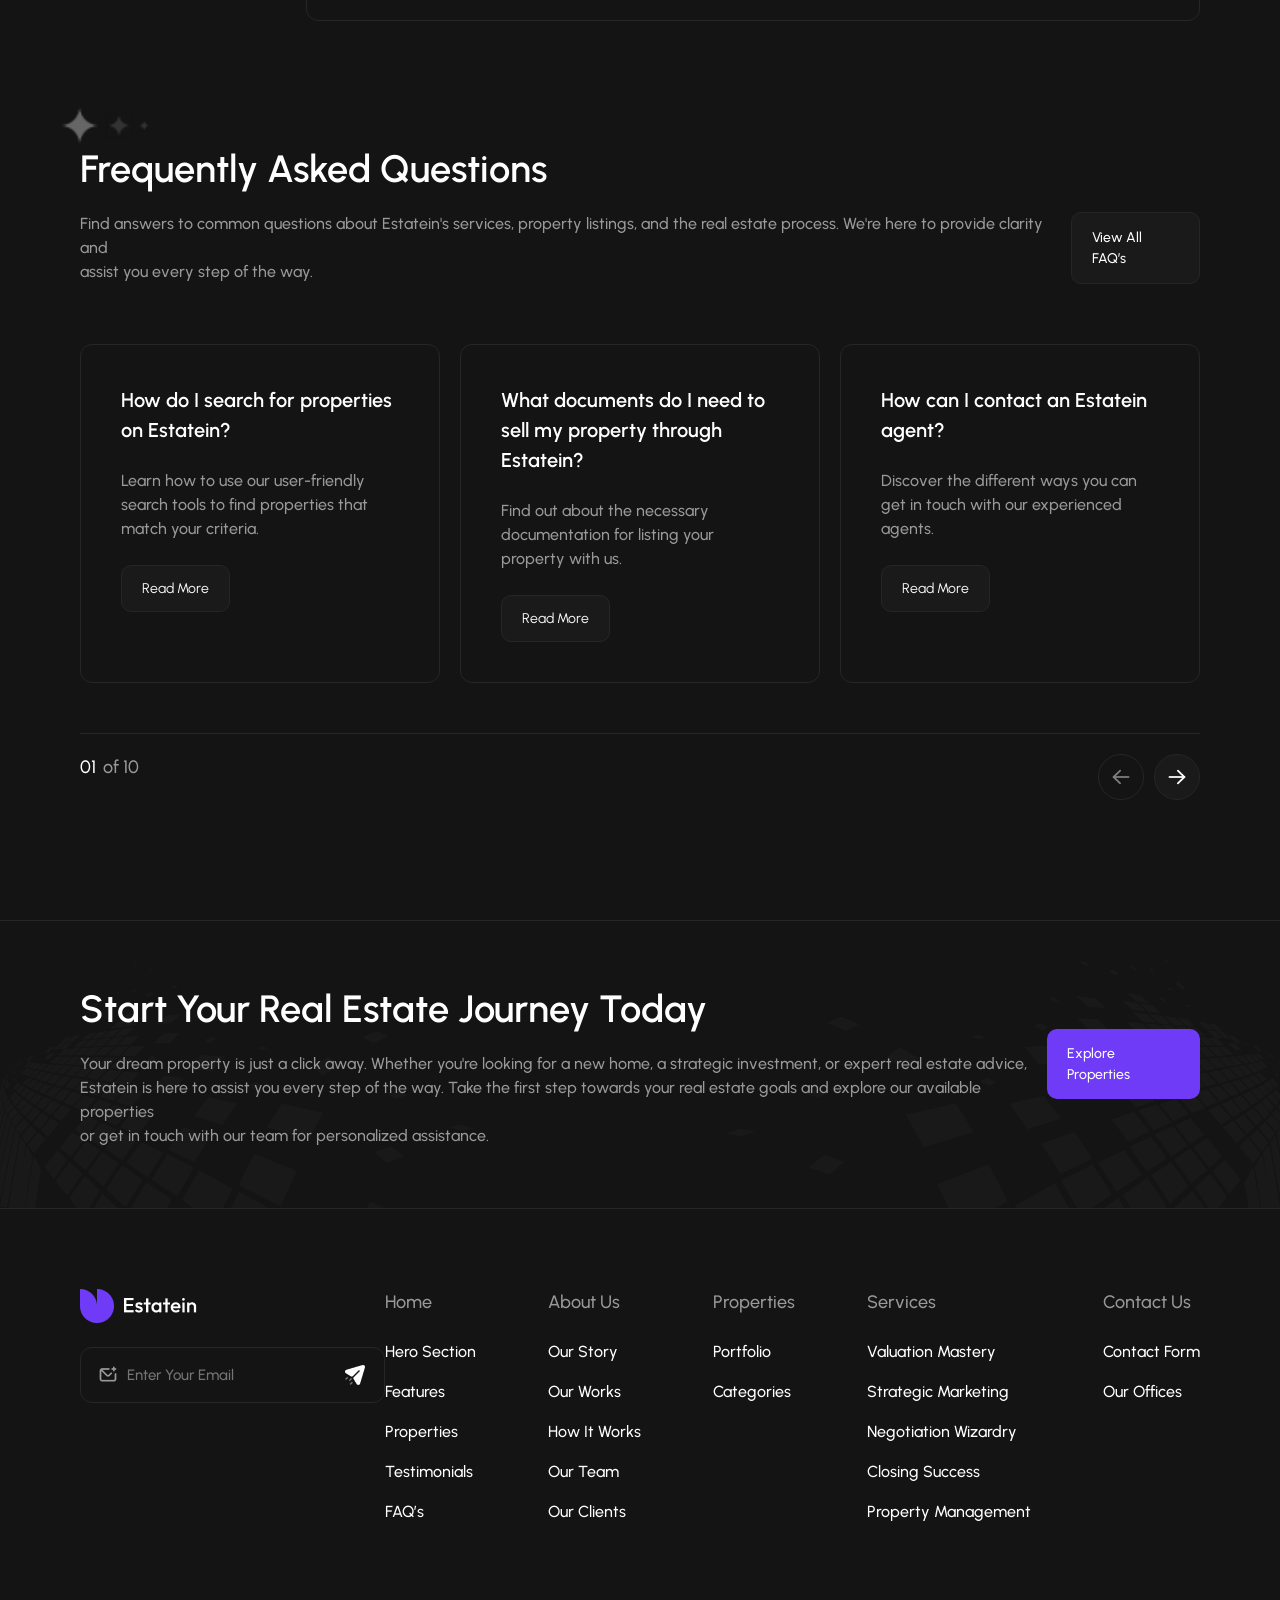
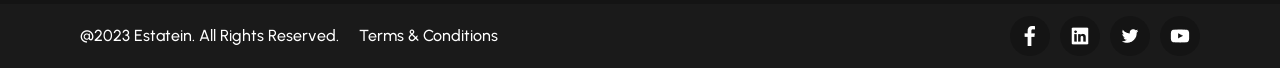
<file: Property_Details.html>
<!DOCTYPE html>
<html lang="en">
<head>
    <meta charset="UTF-8">
    <meta name="viewport" content="width=device-width, initial-scale=1.0">
    <link rel="preconnect" href="https://fonts.googleapis.com">
    <link rel="preconnect" href="https://fonts.gstatic.com" crossorigin>
    <link href="https://fonts.googleapis.com/css2?family=Urbanist:ital,wght@0,100..900;1,100..900&display=swap" rel="stylesheet">
    <link rel="stylesheet" href="style\Home_style\typography.css">
    <link rel="stylesheet" href="style\Property_style\main_Property_Details.css">
    <link rel="stylesheet" href="style\Home_style\button.css">
    <link rel="stylesheet" href="style\Property_style\adaptive_Property_Details.css">
    <title>Property Details</title>
</head>
<body>
    <nav>
        <section class="navigation paragraph-2">
            <div class="logo__nav">
                <picture class="picture">
                    <source media="(max-width: 768px)" srcset="image_mobile\Home_images_mobile\logo_mobile.png" width="28px">
                    <source media="(max-width: 1911px)" srcset="image_laptop\Home_images_laptop\logo_laptop.png" width="34px">
                    <img src="image_desktop\Home_images\logo.png">
                </picture>

                <picture class="picture">
                    <source media="(max-width: 768px)" srcset="image_mobile\Home_images_mobile\logo_text_mobile.png">
                    <source media="(max-width: 1911px)" srcset="image_laptop\Home_images_laptop\logo_text_laptop.png">
                    <img src="image_desktop\Home_images\logo_text.png">
                </picture>
            </div>

            <div class="btn__nav no_mobile">
                <a href="index.html" class="link">Home</a>
                <a href="About_Us_Page.html" class="link">About Us</a>
                <a href="Properties.html" class="link link_active">Properties</a>
                <a href="Services.html" class="link ">Services</a>
            </div>

            <a href="ContactUS.html" class="btn__black no_mobile">Contact Us</a>
            <a href="#" class="mobile_nav_btn">
                <img src="image_mobile\Home_images_mobile\nav_menu_mobile.png">
            </a>
        </section>
    </nav>

    <main>
        <section class="seaside">
            <div class="seaside_block">

                <div class="seaside_title no_mobile">
                    <div class="title_left_block">
                        <h3 class="heading-3_two">Seaside Serenity Villa</h3>
                        <span class="span_title_seaside">
                            <picture class="picture">
                                <img src="image_desktop\Property_Details_images\geo_icon_Property.png">
                            </picture>
                            <p class="paragraph-2 white">Malibu, California</p>
                        </span>

                    </div>

                    
                </div>

                <div class="seaside_title mobile">
                    <div class="title_left_block">
                        <h3 class="heading-3_two">Seaside Serenity Villa</h3>
                        <div class="seaside_title_sub-block">
                            <span class="span_title_seaside">
                                <picture class="picture">
                                    <source media="(max-width: 768px)" srcset="image_mobile\Property_Details_images_mobile\geo_icon_Property_mobile.png">
                                    <img src="image_desktop\Property_Details_images\geo_icon_Property.png">
                                </picture>
                                <p class="paragraph-2 white">Malibu, California</p>
                            </span>
                            <div class="price_block_title-2">
                                <p class="paragraph-2 gray">Price</p>
                                <h3 class="heading-2">$1,250,000</h3>
                            </div>
                        </div>
                    </div>
                </div>

                <div class="seaside_villa_block no_mobile">
                    <div class="villa_block_images">
                        <picture class="picture">
                            <source media="(max-width: 1911px)" srcset="image_laptop\Property_Details_images_laptop\ImageCard1_Property_laptop.png" width="122.22px">
                            <img src="image_desktop\Property_Details_images\ImageCard1_Property.png">
                        </picture>

                        <picture class="picture">
                            <source media="(max-width: 1911px)" srcset="image_laptop\Property_Details_images_laptop\ImageCard2_Property_laptop.png" width="122.22px">
                            <img src="image_desktop\Property_Details_images\ImageCard2_Property.png">
                        </picture>

                        <picture class="picture">
                            <source media="(max-width: 1911px)" srcset="image_laptop\Property_Details_images_laptop\ImageCard3_Property_laptop.png" width="122.22px">
                            <img src="image_desktop\Property_Details_images\ImageCard3_Property.png">
                        </picture>

                        <picture class="picture">
                            <source media="(max-width: 1911px)" srcset="image_laptop\Property_Details_images_laptop\ImageCard4_Property_laptop.png" width="122.22px">
                            <img src="image_desktop\Property_Details_images\ImageCard4_Property.png">
                        </picture>

                        <picture class="picture">
                            <source media="(max-width: 1911px)" srcset="image_laptop\Property_Details_images_laptop\ImageCard5_Property_laptop.png" width="122.22px">
                            <img src="image_desktop\Property_Details_images\ImageCard5_Property.png">
                        </picture>

                        <picture class="picture">
                            <source media="(max-width: 1911px)" srcset="image_laptop\Property_Details_images_laptop\ImageCard6_Property_laptop.png" width="122.22px">
                            <img src="image_desktop\Property_Details_images\ImageCard6_Property.png">
                        </picture>

                        <picture class="picture">
                            <source media="(max-width: 1911px)" srcset="image_laptop\Property_Details_images_laptop\ImageCard7_Property_laptop.png" width="122.22px">
                            <img src="image_desktop\Property_Details_images\ImageCard7_Property.png">
                        </picture>

                        <picture class="picture">
                            <source media="(max-width: 1911px)" srcset="image_laptop\Property_Details_images_laptop\ImageCard8_Property_laptop.png" width="122.22px">
                            <img src="image_desktop\Property_Details_images\ImageCard8_Property.png">
                        </picture>

                        <picture class="picture">
                            <source media="(max-width: 1911px)" srcset="image_laptop\Property_Details_images_laptop\ImageCard9_Property_laptop.png" width="122.22px">
                            <img src="image_desktop\Property_Details_images\ImageCard9_Property.png">
                        </picture>
                    </div>

                    <div class="villa_block_images_big">
                        <picture class="picture">
                            <source media="(max-width: 1911px)" srcset="image_laptop\Property_Details_images_laptop\ImageBigCard1_Property_laptop.png">
                            <img src="image_desktop\Property_Details_images\ImageBigCard1_Property.png">
                        </picture>

                        <picture class="picture">
                            <source media="(max-width: 1911px)" srcset="image_laptop\Property_Details_images_laptop\ImageBigCard2_Property_laptop.png">
                            <img src="image_desktop\Property_Details_images\ImageBigCard2_Property.png">
                        </picture>
                    </div>

                    <div class="scroll_block_images">
                        <a href="#" class="btn_scroll btn_scroll-left">
                            <picture class="picture">
                                <source media="(max-width: 1911px)" srcset="image_laptop\Property_Details_images_laptop\vector_left_Property_laptop.png">
                                <img src="image_desktop\Property_Details_images\vector_left_Property.png">
                            </picture>
                        </a>

                        <div class="scroll_stick_span">
                            <span class="gray_stick gray_stick-active"></span>
                            <span class="gray_stick"></span>
                            <span class="gray_stick"></span>
                            <span class="gray_stick"></span>
                            <span class="gray_stick"></span>
                            <span class="gray_stick"></span>
                        </div>

                        <a href="#" class="btn_scroll btn_scroll-right">
                            <picture class="picture">
                                <source media="(max-width: 1911px)" srcset="image_laptop\Property_Details_images_laptop\vector_right_Property_laptop.png">
                                <img src="image_desktop\Property_Details_images\vector_right_Property.png">
                            </picture>
                        </a>
                    </div>
                </div>


                <div class="seaside_villa_block mobile">

                    <div class="villa_block_images_big">
                        <picture class="picture">
                            <source media="(max-width: 768px)" srcset="image_mobile\Property_Details_images_mobile\ImageBigCard1_Property_mobile.png">
                            <source media="(max-width: 1911px)" srcset="image_laptop\Property_Details_images_laptop\ImageBigCard1_Property_laptop.png">
                            <img src="image_desktop\Property_Details_images\ImageBigCard1_Property.png">
                        </picture>
                    </div>
                    
                    <div class="villa_block_images">
                        <picture class="picture">
                            <source media="(max-width: 768px)" srcset="image_mobile\Property_Details_images_mobile\ImageCard1_Property_mobile.png">
                            <source media="(max-width: 1911px)" srcset="image_laptop\Property_Details_images_laptop\ImageCard1_Property_laptop.png" width="122.22px">
                            <img src="image_desktop\Property_Details_images\ImageCard1_Property.png">
                        </picture>

                        <picture class="picture">
                            <source media="(max-width: 768px)" srcset="image_mobile\Property_Details_images_mobile\ImageCard2_Property_mobile.png">
                            <source media="(max-width: 1911px)" srcset="image_laptop\Property_Details_images_laptop\ImageCard2_Property_laptop.png" width="122.22px">
                            <img src="image_desktop\Property_Details_images\ImageCard2_Property.png">
                        </picture>

                        <picture class="picture">
                            <source media="(max-width: 768px)" srcset="image_mobile\Property_Details_images_mobile\ImageCard3_Property_mobile.png">
                            <source media="(max-width: 1911px)" srcset="image_laptop\Property_Details_images_laptop\ImageCard3_Property_laptop.png" width="122.22px">
                            <img src="image_desktop\Property_Details_images\ImageCard3_Property.png">
                        </picture>

                        <picture class="picture">
                            <source media="(max-width: 768px)" srcset="image_mobile\Property_Details_images_mobile\ImageCard4_Property_mobile.png">
                            <source media="(max-width: 1911px)" srcset="image_laptop\Property_Details_images_laptop\ImageCard4_Property_laptop.png" width="122.22px">
                            <img src="image_desktop\Property_Details_images\ImageCard4_Property.png">
                        </picture>
                    </div>

                    <div class="scroll_block_images">
                        <a href="#" class="btn_scroll btn_scroll-left">
                            <picture class="picture">
                                <source media="(max-width: 1911px)" srcset="image_laptop\Property_Details_images_laptop\vector_left_Property_laptop.png">
                                <img src="image_desktop\Property_Details_images\vector_left_Property.png">
                            </picture>
                        </a>

                        <div class="scroll_stick_span">
                            <span class="gray_stick gray_stick-active"></span>
                            <span class="gray_stick"></span>
                            <span class="gray_stick"></span>
                            <span class="gray_stick"></span>
                            <span class="gray_stick"></span>
                            <span class="gray_stick"></span>
                        </div>

                        <a href="#" class="btn_scroll btn_scroll-right">
                            <picture class="picture">
                                <source media="(max-width: 1911px)" srcset="image_laptop\Property_Details_images_laptop\vector_right_Property_laptop.png">
                                <img src="image_desktop\Property_Details_images\vector_right_Property.png">
                            </picture>
                        </a>
                    </div>

                </div>


            </div>

            <div class="sub_seaside_block">
                <section class="sub_seaside_block_card">
                    <div class="block_card_title">
                        <h3 class="heading-3 heading-3_mobile-2">Description</h3>
                        <p class="paragraph-2 gray">Discover your own piece of paradise with the Seaside Serenity Villa. T With an open floor plan, breathtaking ocean views from every room, and direct access to a pristine sandy beach, this property is the epitome of coastal living.</p>
                    </div>

                    <div class="block_card_bottom no_mobile">
                        <div class="card_component_bottom">
                            <span class="component">
                                <picture class="picture">
                                    <img src="image_desktop\Property_Details_images\badroomIcon_Property.png">
                                </picture>
                                <p class="paragraph-2 gray">Bedrooms</p>
                            </span>
                            <h3 class="heading-3">04</h3>
                        </div>

                        <div class="gray_stick-component"></div>

                        <div class="card_component_bottom">
                            <span class="component">
                                <picture class="picture">
                                    <img src="image_desktop\Property_Details_images\bathroomIcon_Property.png">
                                </picture>
                                <p class="paragraph-2 gray">Bathrooms</p>
                            </span>
                            <h3 class="heading-3">03</h3>
                        </div>

                        <div class="gray_stick-component"></div>

                        <div class="card_component_bottom">
                            <span class="component">
                                <picture class="picture">
                                    <img src="image_desktop\Property_Details_images\areaIcon_Property.png">
                                </picture>
                                <p class="paragraph-2 gray">Area</p>
                            </span>
                            <h3 class="heading-3">2,500 Square Feet</h3>
                        </div>
                    </div>


                    <div class="block_card_bottom-2 mobile">

                        <div class="gray_stick-2"></div>

                        <div class="card_mobile_component">
                            <div class="card_component_bottom">
                                <span class="component">
                                    <picture class="picture">
                                        <source media="(max-width: 768px)" srcset="image_mobile\Property_Details_images_mobile\badroomIcon_Property_mobile.png">
                                        <img src="image_desktop\Property_Details_images\badroomIcon_Property.png">
                                    </picture>
                                    <p class="paragraph-2 gray">Bedrooms</p>
                                </span>
                                <h3 class="heading-2">04</h3>
                            </div>

                            <div class="gray_stick-component"></div>

                            <div class="card_component_bottom">
                                <span class="component">
                                    <picture class="picture">
                                        <source media="(max-width: 768px)" srcset="image_mobile\Property_Details_images_mobile\bathroomIcon_Property_mobile.png">
                                        <img src="image_desktop\Property_Details_images\bathroomIcon_Property.png">
                                    </picture>
                                    <p class="paragraph-2 gray">Bathrooms</p>
                                </span>
                                <h3 class="heading-2">03</h3>
                            </div>
                        </div>

                        <div class="gray_stick-2"></div>

                        <div>
                            <div class="card_component_bottom">
                                <span class="component">
                                    <picture class="picture">
                                        <source media="(max-width: 768px)" srcset="image_mobile\Property_Details_images_mobile\areaIcon_Property_mobile.png">
                                        <img src="image_desktop\Property_Details_images\areaIcon_Property.png">
                                    </picture>
                                    <p class="paragraph-2 gray">Area</p>
                                </span>
                                <h3 class="heading-2">2,500 Square Feet</h3>
                            </div>
                        </div>

                    </div>


                </section>
                
                <section class="sub_seaside_block_card">
                    <h3 class="heading-3 heading-3_mobile-2">Key Features and Amenities</h3>
                    <div class="block_card_featured">
                        <span class="card_featured">
                            <picture>
                                <source media="(max-width: 768px)" srcset="image_mobile\Property_Details_images_mobile\lightningIcon_Property_mobile.png">
                                <img src="image_desktop\Property_Details_images\lightningIcon_Property.png">
                            </picture>
                            <p class="paragraph-2 gray">Expansive oceanfront terrace for outdoor entertaining</p>
                        </span>

                        <span class="card_featured">
                            <picture>
                                <source media="(max-width: 768px)" srcset="image_mobile\Property_Details_images_mobile\lightningIcon_Property_mobile.png">
                                <img src="image_desktop\Property_Details_images\lightningIcon_Property.png">
                            </picture>
                            <p class="paragraph-2 gray">Gourmet kitchen with top-of-the-line appliances</p>
                        </span>
                        
                        <span class="card_featured">
                            <picture>
                                <source media="(max-width: 768px)" srcset="image_mobile\Property_Details_images_mobile\lightningIcon_Property_mobile.png">
                                <img src="image_desktop\Property_Details_images\lightningIcon_Property.png">
                            </picture>
                            <p class="paragraph-2 gray">Private beach access for morning strolls and sunset views</p>
                        </span>

                        <span class="card_featured">
                            <picture>
                                <source media="(max-width: 768px)" srcset="image_mobile\Property_Details_images_mobile\lightningIcon_Property_mobile.png">
                                <img src="image_desktop\Property_Details_images\lightningIcon_Property.png">
                            </picture>
                            <p class="paragraph-2 gray">Master suite with a spa-inspired bathroom and ocean-facing balcony</p>
                        </span>

                        <span class="card_featured">
                            <picture>
                                <source media="(max-width: 768px)" srcset="image_mobile\Property_Details_images_mobile\lightningIcon_Property_mobile.png">
                                <img src="image_desktop\Property_Details_images\lightningIcon_Property.png">
                            </picture>
                            <p class="paragraph-2 gray">Private garage and ample storage space</p>
                        </span>
                    </div>
                </section>
            </div>
        </section>

        <section class="villa_inquiry_block">
            <div class="title_section-1">
                <h2 class="heading-2 heading-2-mobile">Inquire About Seaside Serenity Villa</h2>
                <p class="paragraph-2 gray">Interested in this property? Fill out the form below, and our real estate experts will get back to you with more details, including scheduling a viewing and answering any questions you may have.</p>
                <picture class="zvezdi">
                    <source media="(max-width: 768px)" srcset="image_mobile\Home_images_mobile\zvezdi_mobile.png">
                    <source media="(max-width: 1911px)" srcset="image_laptop\Home_images_laptop\zvezdi_laptop.png">
                    <img src="image_desktop\Home_images\zvezdi.png"  width="90px">
                </picture>
            </div>
            
            <div class="villa_inquiry_card">
                <div class="form_block">
                    <div class="form1">
                        <div class="form-1_input">
                            <h4 class="heading-4 heading-4_mobile">First Name</h4>
                            <input 
                            type="name"
                            placeholder="Enter First Name"
                            class="imput_first_name">
                        </div>

                        <div class="form-1_input">
                            <h4 class="heading-4 heading-4_mobile">Last Name</h4>
                            <input 
                            type="name"
                            placeholder="Enter Last Name"
                            class="imput_last_name">
                        </div>
                    </div>

                    <div class="form1">
                        <div class="form-1_input">
                            <h4 class="heading-4 heading-4_mobile">Email</h4>
                            <input 
                            type="email"
                            placeholder="Enter your Email"
                            class="imput_email">
                        </div>

                        <div class="form-1_input">
                            <h4 class="heading-4 heading-4_mobile">Phone</h4>
                            <input 
                            type="tel"
                            placeholder="Enter Phone Number"
                            class="imput_number">
                        </div>
                    </div>

                    <div class="form-1_input">
                        <h4 class="heading-4 heading-4_mobile">Selected Property</h4>
                        <div class="form-1_geo">
                            <p class="paragraph-2 white paragraph-2-two">Seaside Serenity Villa, Malibu, California</p>
                            <a href="#">
                                <picture class="picture">
                                    <source media="(max-width: 768px)" srcset="image_mobile\Property_Details_images_mobile\geo2_icon_Property_mobile.png">
                                    <source media="(max-width: 1911px)" srcset="image_laptop\Property_Details_images_laptop\geo_icon_Property_laptop.png">
                                    <img src="image_desktop\Property_Details_images\geo_icon_Property.png">
                                </picture>
                            </a>
                        </div>
                    </div>

                    <div class="form-1_input">
                        <h4 class="heading-4 heading-4_mobile">Message</h4>
                        <textarea
                        id="message"
                        placeholder="Enter your Message here.."></textarea>
                    </div>
                </div>

                <div class="privacy_policy_section">
                    <div class="checkbox_block">
                        <input type="checkbox">
                        <p class="paragraph-2 gray">I agree with Terms of Use and Privacy Policy</p>
                    </div>
                    <a href="#" class="btn__violet-3 paragraph-2">Send Your Message</a>
                </div>
            </div>
        </section>

        <section class="detailed_pricing_info">
            <div class="title_section">
                <h2 class="heading-2 heading-2-mobile">Comprehensive Pricing Details</h2>
                <p class="paragraph-2 gray">
                    At Estatein, transparency is key. We want you to have a clear understanding of all costs associated with your property investment. Below, we break down 
                    <br class="br_laptop">
                    the pricing 
                    <br class="br_desktop">
                    for Seaside Serenity Villa to help you make an informed decision</p>
                <picture class="zvezdi">
                    <source media="(max-width: 768px)" srcset="image_mobile\Home_images_mobile\zvezdi_mobile.png">
                    <source media="(max-width: 1911px)" srcset="image_laptop\Home_images_laptop\zvezdi_laptop.png">
                    <img src="image_desktop\Home_images\zvezdi.png"  width="90px">
                </picture>
            </div>

            <div class="sub_title_and_block">
                <div class="sub_title">
                    <h3 class="heading-3 heading-3_mobile-2">Note</h3>
                    <span class="gray_stick-component"></span>
                    <p class="paragraph-2 gray">The figures provided above are estimates and may vary depending on the property, location, and individual circumstances.</p>
                </div>

                <div class="detailed_pricing_main_block">
                    <div class="price_block_title">
                        <p class="paragraph-1 gray">Listing Price</p>
                        <h3 class="heading-2_two heading-2-mobile">$1,250,000</h3>
                    </div>

                    <div class="pricing_main_cards">
                        <div class="pricing_main_card">
                            <div class="pricing_main_card_title">
                                <h3 class="heading-3 heading-3_mobile-2">Additional Fees</h3>
                                <a href="#" class="btn__gray">Learn More</a>
                            </div>

                            <div class="horizontal_stick"></div>

                            <div class="pricing_main_card_info">
                                <div class="transfer_price">
                                    <p class="paragraph-2 gray">Property Transfer Tax</p>
                                    <div class="component_block">
                                        <h3 class="heading-3 heading-3_mobile-2">$25,000</h3>
                                        <p class="paragraph-2 gray component-p">Based on the sale price and local regulations</p>
                                    </div>
                                </div>

                                <span class="gray_stick-component"></span>

                                <div class="transfer_price">
                                    <p class="paragraph-2 gray">Legal Fees</p>
                                    <div class="component_block">
                                        <h3 class="heading-3 heading-3_mobile-2">$3,000</h3>
                                        <p class="paragraph-2 gray component-p">Approximate cost for legal services, including title transfer</p>
                                    </div>
                                </div>
                            </div>

                            <div class="horizontal_stick"></div>

                            <div class="pricing_main_card_info">
                                <div class="transfer_price">
                                    <p class="paragraph-2 gray">Home Inspection</p>
                                    <div class="component_block">
                                        <h3 class="heading-3 heading-3_mobile-2">$500</h3>
                                        <p class="paragraph-2 gray component-p">Recommended for due diligence</p>
                                    </div>
                                </div>

                                <span class="gray_stick-component"></span>

                                <div class="transfer_price">
                                    <p class="paragraph-2 gray">Property Insurance</p>
                                    <div class="component_block">
                                        <h3 class="heading-3 heading-3_mobile-2">$1,200</h3>
                                        <p class="paragraph-2 gray component-p">Annual cost for comprehensive property insurance</p>
                                    </div>
                                </div>
                            </div>

                            <div class="horizontal_stick"></div>

                            <div class="transfer_price">
                                <p class="paragraph-2 gray">Mortgage Fees</p>
                                <div class="component_block">
                                    <h3 class="heading-3 heading-3_mobile-2">Varies</h3>
                                    <p class="paragraph-2 gray component-p">If applicable, consult with your lender for specific details</p>
                                </div>
                            </div>
                        </div>

                        <div class="pricing_main_card">
                            <div class="pricing_main_card_title">
                                <h3 class="heading-3 heading-3_mobile-2">Monthly Costs</h3>
                                <a href="#" class="btn__gray">Learn More</a>
                            </div>

                            <div class="horizontal_stick"></div>

                            <div class="transfer_price">
                                <p class="paragraph-2 gray">Property Taxes</p>
                                <div class="component_block">
                                    <h3 class="heading-3 heading-3_mobile-2">$1,250</h3>
                                    <p class="paragraph-2 gray component-p">Approximate monthly property tax based on the sale price and local rates</p>
                                </div>
                            </div>

                            <div class="horizontal_stick"></div>

                            <div class="transfer_price">
                                <p class="paragraph-2 gray">Homeowners' Association Fee</p>
                                <div class="component_block">
                                    <h3 class="heading-3 heading-3_mobile-2">$300</h3>
                                    <p class="paragraph-2 gray component-p">Monthly fee for common area maintenance and security</p>
                                </div>
                            </div>
                        </div>

                        <div class="pricing_main_card">
                            <div class="pricing_main_card_title">
                                <h3 class="heading-3 heading-3_mobile-2">Total Initial Costs</h3>
                                <a href="#" class="btn__gray">Learn More</a>
                            </div>

                            <div class="horizontal_stick"></div>

                            <div class="pricing_main_card_info">
                                <div class="transfer_price">
                                    <p class="paragraph-2 gray">Listing Price</p>
                                    <div class="component_block">
                                        <h3 class="heading-3 heading-3_mobile-2">$1,250,000</h3>
                                    </div>
                                </div>

                                <span class="gray_stick-component"></span>

                                <div class="transfer_price">
                                    <p class="paragraph-2 gray">Additional Fees</p>
                                    <div class="component_block">
                                        <h3 class="heading-3 heading-3_mobile-2">$29,700</h3>
                                        <p class="paragraph-2 gray component-p">Property transfer tax, legal fees, inspection, insurance</p>
                                    </div>
                                </div>
                            </div>

                            <div class="horizontal_stick"></div>

                            <div class="pricing_main_card_info">
                                <div class="transfer_price">
                                    <p class="paragraph-2 gray">Down Payment</p>
                                    <div class="component_block">
                                        <h3 class="heading-3 heading-3_mobile-2">$250,000</h3>
                                        <p class="paragraph-2 gray component-p">20%</p>
                                    </div>
                                </div>

                                <span class="gray_stick-component"></span>

                                <div class="transfer_price">
                                    <p class="paragraph-2 gray">Mortgage Amount</p>
                                    <div class="component_block">
                                        <h3 class="heading-3 heading-3_mobile-2">$1,000,000</h3>
                                        <p class="paragraph-2 gray component-p">If applicable</p>
                                    </div>
                                </div>
                            </div>
                        </div>

                        <div class="pricing_main_card">
                            <div class="pricing_main_card_title">
                                <h3 class="heading-3 heading-3_mobile-2">Monthly Expenses</h3>
                                <a href="#" class="btn__gray">Learn More</a>
                            </div>

                            <div class="horizontal_stick"></div>

                            <div class="pricing_main_card_info">
                                <div class="transfer_price">
                                    <p class="paragraph-2 gray">Property Taxes</p>
                                    <div class="component_block">
                                        <h3 class="heading-3 heading-3_mobile-2" >$1,250</h3>
                                    </div>
                                </div>

                                <span class="gray_stick-component"></span>

                                <div class="transfer_price">
                                    <p class="paragraph-2 gray">Homeowners' Association Fee</p>
                                    <div class="component_block">
                                        <h3 class="heading-3 heading-3_mobile-2">$300</h3>
                                    </div>
                                </div>
                            </div>

                            <div class="horizontal_stick"></div>

                            <div class="pricing_main_card_info">
                                <div class="transfer_price">
                                    <p class="paragraph-2 gray">Mortgage Payment</p>
                                    <div class="component_block">
                                        <h3 class="heading-3 heading_no_price heading-3_mobile-2 fffff">Varies based on terms and interest rate</h3>
                                        <p class="paragraph-2 gray component-p no_mobile">If applicable</p>
                                    </div>
                                </div>

                                <span class="gray_stick-component"></span>

                                <div class="transfer_price">
                                    <p class="paragraph-2 gray">Property Insurance</p>
                                    <div class="component_block">
                                        <h3 class="heading-3 heading-3_mobile-2">$100</h3>
                                        <p class="paragraph-2 gray component-p">Approximate monthly cost</p>
                                    </div>
                                </div>
                            </div>
                        </div>
                    </div>
                </div>
            </div>
        </section>  

        <section class="questions">
            <div class="featured__top">
                <div class="featured__title">
                    <h2 class="heading-2 heading-2-mobile">Frequently Asked Questions</h2>
                    <p class="paragraph-2 gray ">
                        Find answers to common questions about Estatein's services, property listings, and the real estate process. We're here to provide clarity and 
                        <br class="br_laptop">
                        assist you every 
                        <br class="br_desktop">
                        step of the way.
                    </p>
                </div>
                <a href="#" class="btn__gray paragraph-2 no_mobile">View All FAQ’s</a>
                <picture class="zvezdi">
                    <source media="(max-width: 768px)" srcset="image_mobile\Home_images_mobile\zvezdi_mobile.png">
                    <source media="(max-width: 1911px)" srcset="image_laptop\Home_images_laptop\zvezdi_laptop.png">
                    <img src="image_desktop\Home_images\zvezdi.png"  width="90px">
                </picture>
            </div>
            <div class="cards_and_scroll">
                <div class="questions__cards">
                    <section class="question_card">
                        <h3 class="heading-3 heading-3_mobile-2">How do I search for properties on Estatein?</h3>
                        <p class="paragraph-2 gray">Learn how to use our user-friendly search tools to find properties that match your criteria.</p>
                        <a href="#" class="btn__gray flex_btn">Read More</a>
                    </section>

                    <section class="question_card no_mobile">
                        <h3 class="heading-3">What documents do I need to sell my property through Estatein?</h3>
                        <p class="paragraph-2 gray">Find out about the necessary documentation for listing your property with us.</p>
                        <a href="#" class="btn__gray">Read More</a>
                    </section>

                    <section class="question_card no_mobile">
                        <h3 class="heading-3 subMargin">How can I contact an Estatein agent?</h3>
                        <p class="paragraph-2 gray">Discover the different ways you can get in touch with our experienced agents.</p>
                        <a href="#" class="btn__gray">Read More</a>
                    </section>
                </div>
                <div class="slide__block">
                    <a href="#" class="btn__gray paragraph-2 mobile">View All FAQ’s</a>
                    <span class="number__scroll no_mobile">
                        <p class="paragraph-1 scroll-p">01</p>
                        <p class="paragraph-1 scroll-p gray">of 10</p>
                    </span>
                    <div class="scoll__btn">
                        <a href="#">
                            <picture class="picture">
                                <source media="(max-width: 768px)" srcset="image_mobile\Home_images_mobile\vector_left_mobile.png" width="24px">
                                <source media="(max-width: 1911px)" srcset="image_laptop\Home_images_laptop\vector_left_laptop.png" width="24px">
                                <img src="image_desktop\Home_images\vektor__left.png" class="vector__btn">
                            </picture>
                        </a>
                        <span class=" mobile number__scroll_mobile">
                            <p class="paragraph-1 scroll-p">01</p>
                            <p class="paragraph-1 scroll-p gray">of 10</p>
                        </span>
                        <a href="#">
                            <picture class="picture">
                                <source media="(max-width: 768px)" srcset="image_mobile\Home_images_mobile\vector_right_mobile.png" width="24px">
                                <source media="(max-width: 1911px)" srcset="image_laptop\Home_images_laptop\vector_right_laptop.png" width="24px">
                                <img src="image_desktop\Home_images\vector__right.png" class="vector__btn right">
                            </picture>
                        </a>
                    </div>
                </div>
            </div>
        </section>

        <section class="CTA">
            <div class="CTA__title">
                <h2 class="heading-2 white heading-2-mobile">Start Your Real Estate Journey Today</h2>
                <p class="paragraph-2 gray">
                    Your dream property is just a click away. Whether you're looking for a new home, a strategic investment, or expert real estate advice, 
                    <br class="br_laptop">
                    <br class="br_mobile">
                    Estatein is 
                    <br class="br_desktop">
                    here to assist you every step of the way. Take the first step towards your real estate goals and explore our available properties 
                    <br class="br_laptop">
                    <br class="br_mobile">
                    or get in touch 
                    <br class="br_desktop">
                    with our team for personalized assistance.
                </p>
            </div>
            <a href="#" class="btn__violet paragraph-2 flex_btn">Explore Properties</a>
            <picture class="picture abstract__left">
                <source media="(max-width: 768px)" srcset="image_mobile\Home_images_mobile\Abstract_left_mobile.png">
                <source media="(max-width: 1911px)" srcset="image_laptop\Home_images_laptop\Abstract_left_laptop.png">
                <img src="image_desktop\Home_images\Abstract_left.png">
            </picture>

            <picture class="picture abstract__right">
                <source media="(max-width: 768px)" srcset="image_mobile\Home_images_mobile\Abstract_right_mobile.png">
                <source media="(max-width: 1911px)" srcset="image_laptop\Home_images_laptop\Abstract_right_laptop.png">
                <img src="image_desktop\Home_images\Abstract_right.png">
            </picture>
        </section>
    </main>

    <footer>
        <section class="footer">
            <div class="contact__footer">
                <div class="logo__nav">
                    <picture class="picture">
                        <source media="(max-width: 1911px)" srcset="image_laptop\Home_images_laptop\logo_laptop.png" width="34px">
                        <img src="image_desktop\Home_images\logo.png">
                    </picture>

                    <picture class="picture">
                        <source media="(max-width: 1911px)" srcset="image_laptop\Home_images_laptop\logo_text_laptop.png">
                        <img src="image_desktop\Home_images\logo_text.png">
                    </picture>
                </div>
                <div class="label__block">
                    <label for="email" class="label__footer">
                        <input id="email" type="email" placeholder="Enter Your Email" class="input__footer">
                    </label>

                    <picture class="placeholder__left picture">
                        <source media="(max-width: 1911px)" srcset="image_laptop\Home_images_laptop\Icon5_laptop.png">
                        <img src="image_desktop\Home_images\Icon5.png">
                    </picture>

                    <a href="#" class="placeholder__right">
                        <picture class="picture">
                            <source media="(max-width: 1911px)" srcset="image_laptop\Home_images_laptop\Icon6_laptop.png">
                            <img src="image_desktop\Home_images\Icon6.png">
                        </picture>
                    </a>
                </div>
            </div>
            <nav class="footer__navigation no_mobile">
                <div class="footer__list">
                    <p class="paragraph-1 gray">Home</p>
                    <ul class="ul__footer">
                        <li><a href="#" class="link paragraph-2">Hero Section</a></li>
                        <li><a href="#" class="link paragraph-2">Features</a></li>
                        <li><a href="#" class="link paragraph-2">Properties</a></li>
                        <li><a href="#" class="link paragraph-2">Testimonials</a></li>
                        <li><a href="#" class="link paragraph-2">FAQ’s</a></li>
                    </ul>
                </div>
                <div class="footer__list">
                    <p class="paragraph-1 gray">About Us</p>
                    <ul class="ul__footer">
                        <li><a href="#" class="link paragraph-2">Our Story</a></li>
                        <li><a href="#" class="link paragraph-2">Our Works</a></li>
                        <li><a href="#" class="link paragraph-2">How It Works</a></li>
                        <li><a href="#" class="link paragraph-2">Our Team</a></li>
                        <li><a href="#" class="link paragraph-2">Our Clients</a></li>
                    </ul>
                </div>
                <div class="footer__list">
                    <p class="paragraph-1 gray">Properties</p>
                    <ul class="ul__footer">
                        <li><a href="#" class="link paragraph-2">Portfolio</a></li>
                        <li><a href="#" class="link paragraph-2">Categories</a></li>
                    </ul>
                </div>

                <div class="footer__list">
                    <p class="paragraph-1 gray">Services</p>
                    <ul class="ul__footer">
                        <li><a href="#" class="link paragraph-2">Valuation Mastery</a></li>
                        <li><a href="#" class="link paragraph-2">Strategic Marketing</a></li>
                        <li><a href="#" class="link paragraph-2">Negotiation Wizardry</a></li>
                        <li><a href="#" class="link paragraph-2">Closing Success</a></li>
                        <li><a href="#" class="link paragraph-2">Property Management</a></li>
                    </ul>
                </div>

               <div class="footer__list">
                    <p class="paragraph-1 gray">Contact Us</p>
                    <ul class="ul__footer">
                        <li><a href="#" class="link paragraph-2">Contact Form</a></li>
                        <li><a href="#" class="link paragraph-2">Our Offices</a></li>
                    </ul>
                </div>
            </nav>
            <nav class="footer__navigation__mobile mobile">
                <div class="lists lists-1__block">
                    <div class="footer__list list-1">
                        <p class="paragraph-1 gray">Home</p>
                        <ul class="ul__footer">
                            <li><a href="#" class="link paragraph-2">Hero Section</a></li>
                            <li><a href="#" class="link paragraph-2">Features</a></li>
                            <li><a href="#" class="link paragraph-2">Properties</a></li>
                            <li><a href="#" class="link paragraph-2">Testimonials</a></li>
                            <li><a href="#" class="link paragraph-2">FAQ’s</a></li>
                        </ul>
                    </div>

                    <div class="gray_stick-list2"></div>

                    <div class="footer__list list-3">
                        <p class="paragraph-1 gray">About Us</p>
                        <ul class="ul__footer">
                            <li><a href="#" class="link paragraph-2">Our Story</a></li>
                            <li><a href="#" class="link paragraph-2">Our Works</a></li>
                            <li><a href="#" class="link paragraph-2">How It Works</a></li>
                            <li><a href="#" class="link paragraph-2">Our Team</a></li>
                            <li><a href="#" class="link paragraph-2">Our Clients</a></li>
                        </ul>
                    </div>
                </div>
                <div class="lists lists-2__block">
                    <div class="two_list_footer list-1">
                        <div class="footer__list">
                            <p class="paragraph-1 gray">Properties</p>
                            <ul class="ul__footer">
                                <li><a href="#" class="link paragraph-2">Portfolio</a></li>
                                <li><a href="#" class="link paragraph-2">Categories</a></li>
                            </ul>
                        </div>

                        <div class="footer__list">
                            <p class="paragraph-1 gray">Contact Us</p>
                            <ul class="ul__footer">
                                <li><a href="#" class="link paragraph-2">Contact Form</a></li>
                                <li><a href="#" class="link paragraph-2">Our Offices</a></li>
                            </ul>
                        </div>
                    </div>

                    <div class="gray_stick-list2"></div>

                    <div class="footer__list list-3">
                        <p class="paragraph-1 gray">Services</p>
                        <ul class="ul__footer">
                            <li><a href="#" class="link paragraph-2">Valuation Mastery</a></li>
                            <li><a href="#" class="link paragraph-2">Strategic Marketing</a></li>
                            <li><a href="#" class="link paragraph-2">Negotiation Wizardry</a></li>
                            <li><a href="#" class="link paragraph-2">Closing Success</a></li>
                            <li><a href="#" class="link paragraph-2">Property Management</a></li>
                        </ul>
                    </div>
                </div>
            </nav>
        </section>
        <section class="sub_footer">
            <div class="sub_footer__title">
                <p class="paragraph-2 white">@2023 Estatein. All Rights Reserved.</p>
                <p class="paragraph-2 white">Terms & Conditions</p>
            </div>
            <div class="sub_footer__network">
                <a href="#">
                    <picture class="picture">
                        <source media="(max-width: 768px)" srcset="image_mobile\Home_images_mobile\facebook_mobile.png">
                        <source media="(max-width: 1911px)" srcset="image_laptop\Home_images_laptop\facebook_laptop.png">
                        <img src="image_desktop\Home_images\facebook.png">
                    </picture>
                </a>
                <a href="#">
                    <picture class="picture">
                        <source media="(max-width: 768px)" srcset="image_mobile\Home_images_mobile\in_mobile.png">
                        <source media="(max-width: 1911px)" srcset="image_laptop\Home_images_laptop\in_laptop.png">
                        <img src="image_desktop\Home_images\in.png">
                    </picture>
                </a>
                <a href="#">
                    <picture class="picture">
                        <source media="(max-width: 768px)" srcset="image_mobile\Home_images_mobile\twitter_mobile.png">
                        <source media="(max-width: 1911px)" srcset="image_laptop\Home_images_laptop\twitter_laptop.png">
                        <img src="image_desktop\Home_images\twitter.png">
                    </picture>
                </a>
                <a href="#">
                    <picture class="picture">
                        <source media="(max-width: 768px)" srcset="image_mobile\Home_images_mobile\youtube_mobile.png">
                        <source media="(max-width: 1911px)" srcset="image_laptop\Home_images_laptop\youtube_laptop.png">
                        <img src="image_desktop\Home_images\youtube.png">
                    </picture>
                </a>
            </div>
        </section>
    </footer>
</body>
</html>
</file>
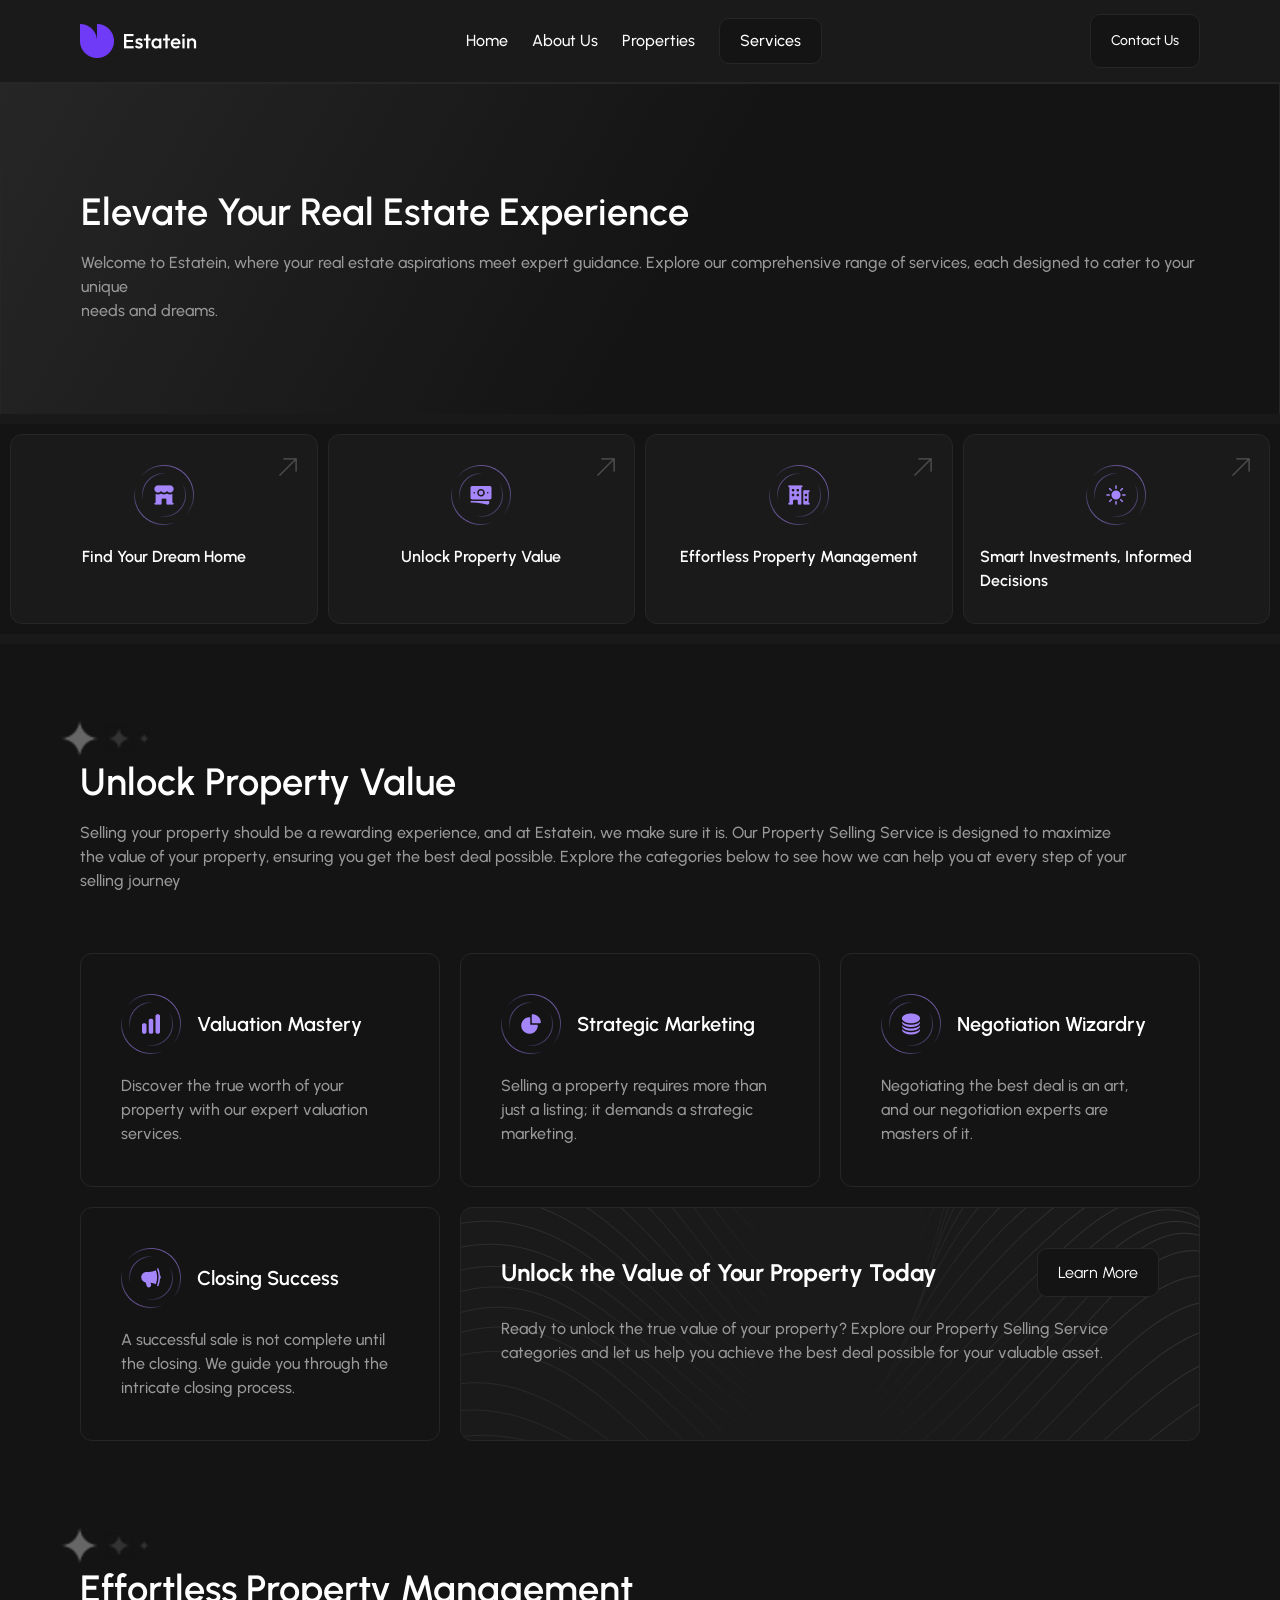
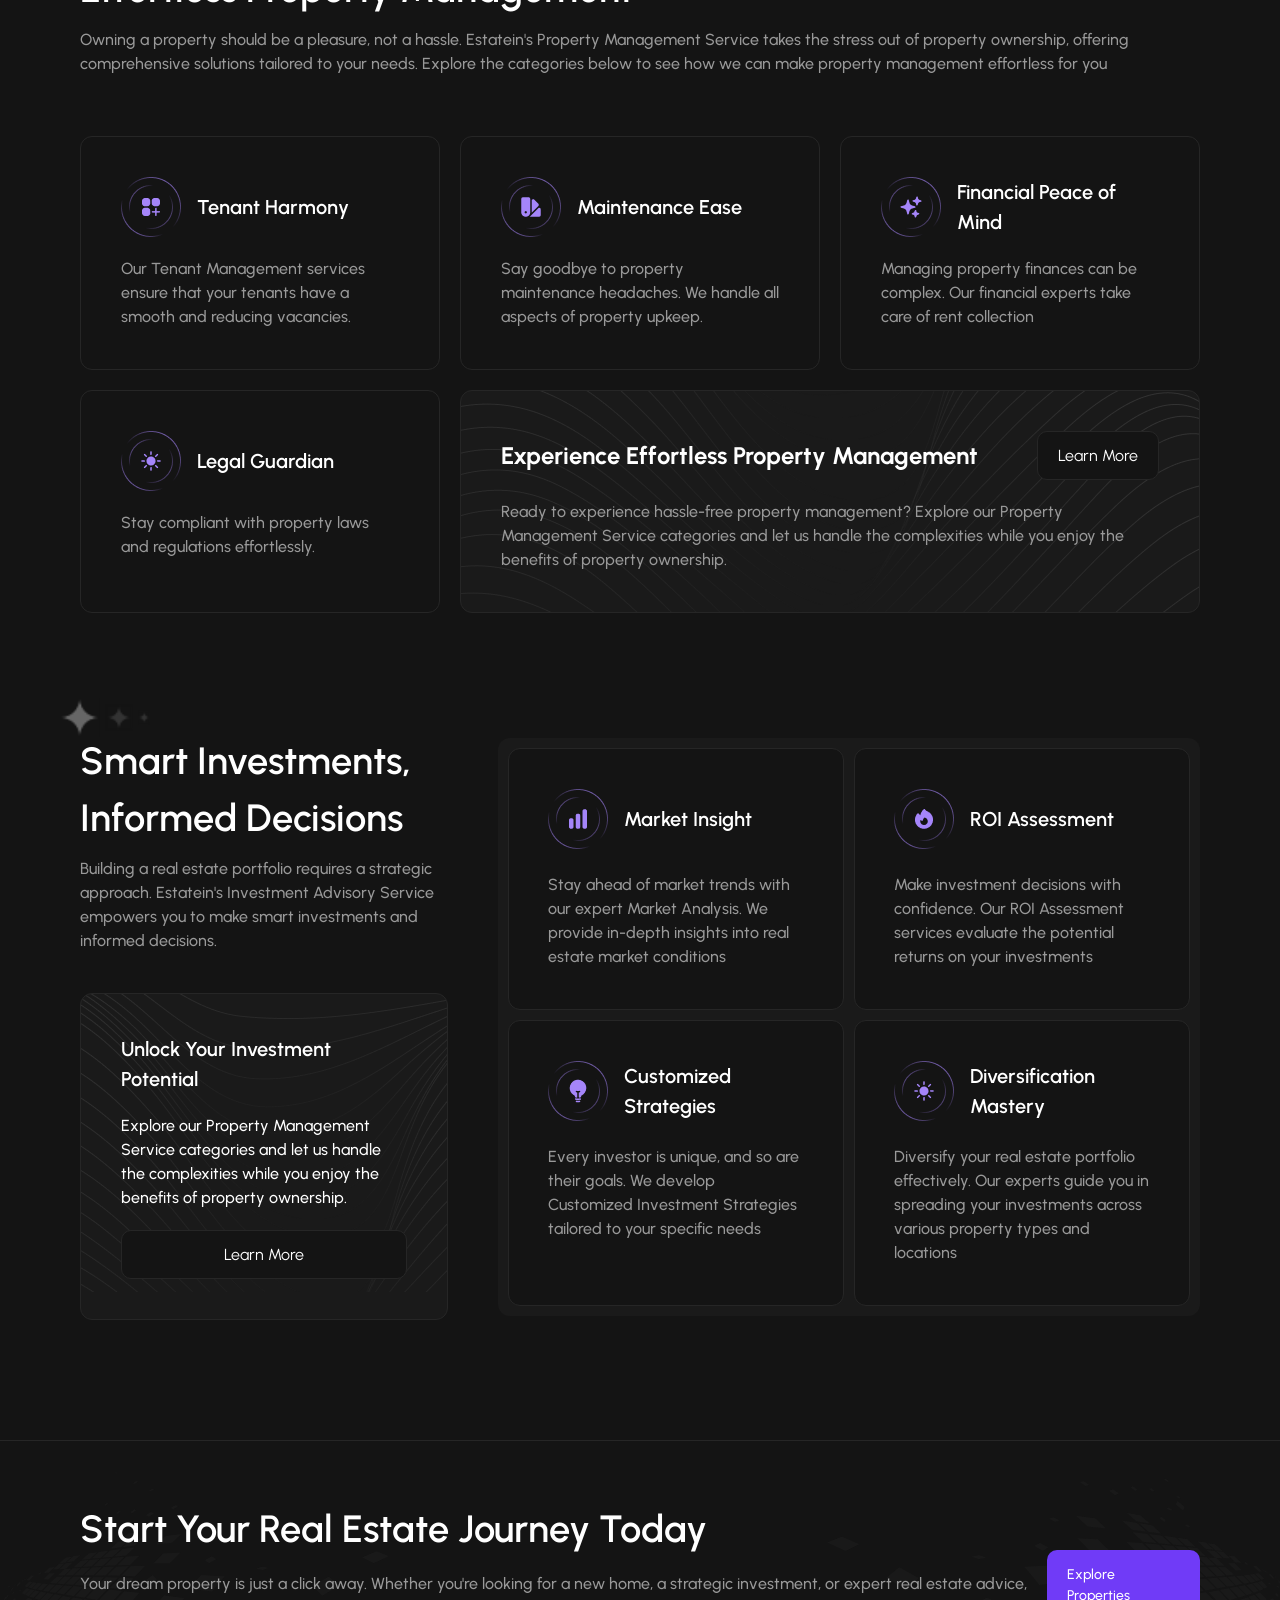
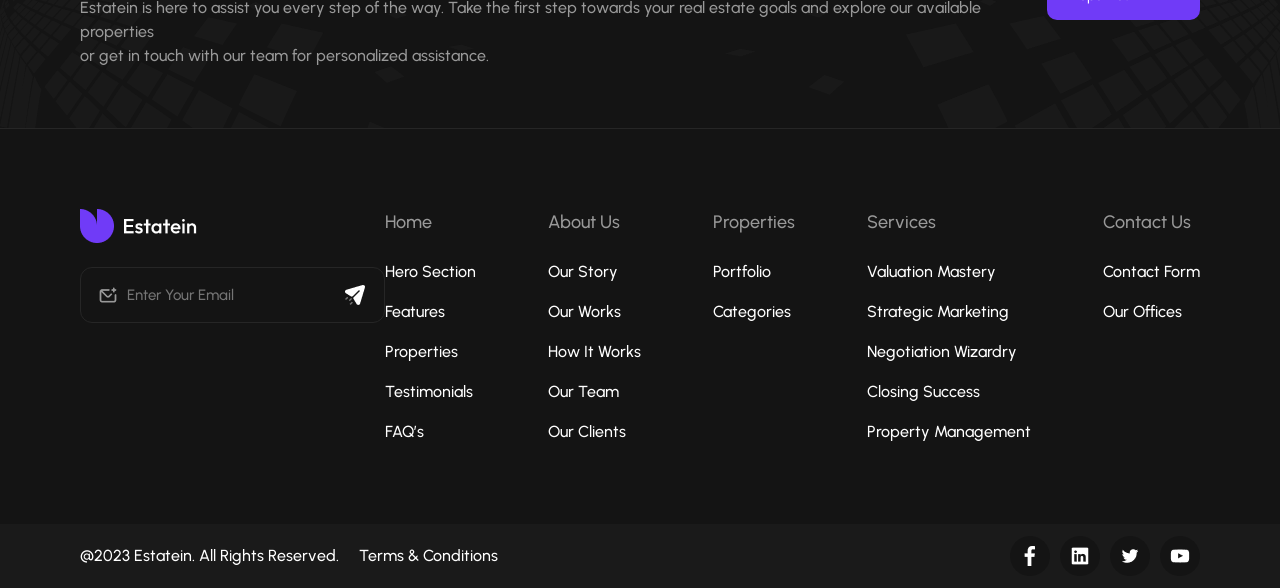
<file: Services.html>
<!DOCTYPE html>
<html lang="en">
<head>
    <meta charset="UTF-8">
    <meta name="viewport" content="width=device-width, initial-scale=1.0">
    <link rel="preconnect" href="https://fonts.googleapis.com">
    <link rel="preconnect" href="https://fonts.gstatic.com" crossorigin>
    <link href="https://fonts.googleapis.com/css2?family=Urbanist:ital,wght@0,100..900;1,100..900&display=swap" rel="stylesheet">
    <link rel="stylesheet" href="style\Home_style\typography.css">
    <link rel="stylesheet" href="style\Services_style\main_services.css">
    <link rel="stylesheet" href="style\Home_style\button.css">
    <link rel="stylesheet" href="style\Services_style\adaptive_services.css">
    <title>Services</title>
</head>
<body>
    <nav>
        <section class="navigation paragraph-2">
            <div class="logo__nav">
                <picture class="picture">
                    <source media="(max-width: 768px)" srcset="image_mobile\Home_images_mobile\logo_mobile.png" width="28px">
                    <source media="(max-width: 1911px)" srcset="image_laptop\Home_images_laptop\logo_laptop.png" width="34px">
                    <img src="image_desktop\Home_images\logo.png">
                </picture>

                <picture class="picture">
                    <source media="(max-width: 768px)" srcset="image_mobile\Home_images_mobile\logo_text_mobile.png">
                    <source media="(max-width: 1911px)" srcset="image_laptop\Home_images_laptop\logo_text_laptop.png">
                    <img src="image_desktop\Home_images\logo_text.png">
                </picture>
            </div>

            <div class="btn__nav no_mobile">
                <a href="index.html" class="link">Home</a>
                <a href="About_Us_Page.html" class="link">About Us</a>
                <a href="Properties.html" class="link ">Properties</a>
                <a href="Services.html" class="link link_active">Services</a>
            </div>

            <a href="ContactUS.html" class="btn__black no_mobile">Contact Us</a>
            <a href="#" class="mobile_nav_btn">
                <img src="image_mobile\Home_images_mobile\nav_menu_mobile.png">
            </a>
        </section>
    </nav>

    <header>
        <section class="header">
            <h2 class="heading-2 heading-2-mobile">Elevate Your Real Estate Experience</h2>
            <p class="paragraph-2 gray">
                Welcome to Estatein, where your real estate aspirations meet expert guidance. Explore our comprehensive range of services, each designed to cater to your unique 
                <br class="br_laptop">
                needs 
                <br class="br_desktop">
                and dreams.
            </p>
        </section>

        <section class="sub__header">
            <div class="sub__header__card">
                <picture>
                    <source media="(max-width: 768px)" srcset="image_mobile\Home_images_mobile\Icon1_mobile.png" width="48px">
                    <source media="(max-width: 1911px)" srcset="image_laptop\Home_images_laptop\Icon1_laptop.png" width="60px">
                    <img src="image_desktop\Home_images\Icon1.png" width="82px">
                </picture>
                <h4 class="heading-4">Find Your Dream Home</h4>
                <picture class="picture vector">
                    <source media="(max-width: 1911px)" srcset="image_laptop\Home_images_laptop\vector_laptop.png" width="26px">
                    <img src="image_desktop\Home_images\vektor.png">
                </picture>
            </div>

            <div class="sub__header__card">
                <picture>
                    <source media="(max-width: 768px)" srcset="image_mobile\Home_images_mobile\Icon2_mobile.png" width="48px">
                    <source media="(max-width: 1911px)" srcset="image_laptop\Home_images_laptop\Icon2_laptop.png" width="60px">
                    <img src="image_desktop\Home_images\Icon2.png" width="82px">
                </picture>
                <h4 class="heading-4">Unlock Property Value</h4>
                <picture class="picture vector">
                    <source media="(max-width: 1911px)" srcset="image_laptop\Home_images_laptop\vector_laptop.png" width="26px">
                    <img src="image_desktop\Home_images\vektor.png">
                </picture>
            </div>

            <div class="sub__header__card">
                <picture>
                    <source media="(max-width: 768px)" srcset="image_mobile\Home_images_mobile\Icon3_mobile.png" width="48px">
                    <source media="(max-width: 1911px)" srcset="image_laptop\Home_images_laptop\Icon3_laptop.png" width="60px">
                    <img src="image_desktop\Home_images\Icon3.png" width="82px">
                </picture>
                <h4 class="heading-4">Effortless Property Management</h4>
                <picture class="picture vector">
                    <source media="(max-width: 1911px)" srcset="image_laptop\Home_images_laptop\vector_laptop.png" width="26px">
                    <img src="image_desktop\Home_images\vektor.png">
                </picture>
            </div>

            <div class="sub__header__card">
                <picture>
                    <source media="(max-width: 768px)" srcset="image_mobile\Home_images_mobile\Icon4_mobile.png" width="48px">
                    <source media="(max-width: 1911px)" srcset="image_laptop\Home_images_laptop\Icon4_laptop.png" width="60px">
                    <img src="image_desktop\Home_images\Icon4.png" width="82px">
                </picture>
                <h4 class="heading-4">Smart Investments, Informed Decisions</h4>
                <picture class="picture vector">
                    <source media="(max-width: 1911px)" srcset="image_laptop\Home_images_laptop\vector_laptop.png" width="26px">
                    <img src="image_desktop\Home_images\vektor.png">
                </picture>
            </div>
        </section>
    </header>

    <main>
        <section class="section_unlock">
            <div class="section_title">
                <h3 class="heading-2 heading-2-mobile">Unlock Property Value</h3>
                <p class="paragraph-2 gray no_mobile">
                    Selling your property should be a rewarding experience, and at Estatein, we make sure it is. Our Property Selling Service is designed to maximize 
                    <br class="br_laptop">
                    the value of your 
                    <br class="br_desktop">
                    property, ensuring you get the best deal possible. Explore the categories below to see how we can help you at every step of your 
                    <br class="br_laptop">
                    selling journey
                </p>

                <p class="paragraph-2 gray mobile">
                    Selling your property should be a rewarding experience, and at Estatein, we make sure it is.
                </p>

                <picture class="zvezdi">
                    <source media="(max-width: 768px)" srcset="image_mobile\Home_images_mobile\zvezdi_mobile.png">
                    <source media="(max-width: 1911px)" srcset="image_laptop\Home_images_laptop\zvezdi_laptop.png">
                    <img src="image_desktop\Home_images\zvezdi.png"  width="90px">
                </picture>
            </div>

            <div class="section_unlock_cards">
                <div class="card_item item1">
                    <div class="card_item_title">
                        <picture class="picture">
                            <source media="(max-width: 768px)" srcset="image_mobile\Services_images_mobile\Icon1_services_mobile.png">
                            <source media="(max-width: 1911px)" srcset="image_laptop\Services_images_laptop\Icon1_services_laptop.png">
                            <img src="image_desktop\Services_images\Icon1_services.png">
                        </picture>
                        <h3 class="heading-3 heading-3_mobile-2">Valuation Mastery</h3>
                    </div>
                    <p class="paragraph-2 gray">Discover the true worth of your property with our expert valuation services.</p>
                </div>

                <div class="card_item item1">
                    <div class="card_item_title">
                        <picture class="picture">
                            <source media="(max-width: 768px)" srcset="image_mobile\Services_images_mobile\Icon2_services_mobile.png">
                            <source media="(max-width: 1911px)" srcset="image_laptop\Services_images_laptop\Icon2_services_laptop.png">
                            <img src="image_desktop\Services_images\Icon2_services.png">
                        </picture>
                        <h3 class="heading-3 heading-3_mobile-2">Strategic Marketing</h3>
                    </div>
                    <p class="paragraph-2 gray br_desktop">Selling a property requires more than just a listing; it demands a strategic marketing approach.</p>
                    <p class="paragraph-2 gray br_laptop">Selling a property requires more than just a listing; it demands a strategic marketing.</p>
                </div>

                <div class="card_item item1">
                    <div class="card_item_title">
                        <picture class="picture">
                            <source media="(max-width: 768px)" srcset="image_mobile\Services_images_mobile\Icon3_services_mobile.png">
                            <source media="(max-width: 1911px)" srcset="image_laptop\Services_images_laptop\Icon3_services_laptop.png">
                            <img src="image_desktop\Services_images\Icon3_services.png">
                        </picture>
                        <h3 class="heading-3 heading-3_mobile-2">Negotiation Wizardry</h3>
                    </div>
                    <p class="paragraph-2 gray">Negotiating the best deal is an art, and our negotiation experts are masters of it.</p>
                </div>

                <div class="card_item item1">
                    <div class="card_item_title">
                        <picture class="picture">
                            <source media="(max-width: 768px)" srcset="image_mobile\Services_images_mobile\Icon4_services_mobile.png">
                            <source media="(max-width: 1911px)" srcset="image_laptop\Services_images_laptop\Icon4_services_laptop.png">
                            <img src="image_desktop\Services_images\Icon4_services.png">
                        </picture>
                        <h3 class="heading-3 heading-3_mobile-2">Closing Success</h3>
                    </div>
                    <p class="paragraph-2 gray">A successful sale is not complete until the closing. We guide you through the intricate closing process.</p>
                </div>

                <div class="card_item item5 card_item-2">
                    <div class="card_item_title-2 z-index_2">
                        <p class="quote-2">Unlock the Value of Your Property Today</p>
                        <a href="#" class="btn__black_2">Learn More</a>
                    </div>
                    <p class="paragraph-2 gray z-index_2">Ready to unlock the true value of your property? Explore our Property Selling Service categories and let us help you achieve the best deal possible for your valuable asset.</p>
                    <div class="absolute">
                        <picture class="picture">
                            <source media="(max-width: 768px)" srcset="image_mobile\Services_images_mobile\abstract_item5_services_mobile.png">
                            <source media="(max-width: 1911px)" srcset="image_laptop\Services_images_laptop\abstract_item5_services_laptop.png">
                            <img src="image_desktop\Services_images\abstract_item5_services.png">
                        </picture>
                    </div>
                </div>
            </div>
        </section>

        <section class="section_property_mgmt">
            <div class="section_title">
                <h3 class="heading-2 heading-2-mobile">Effortless Property Management</h3>
                <p class="paragraph-2 gray no_mobile">
                    Owning a property should be a pleasure, not a hassle. Estatein's Property Management Service takes the stress out of property ownership, offering 
                    <br class="br_laptop">
                    comprehensive 
                    <br class="br_desktop">
                    solutions tailored to your needs. Explore the categories below to see how we can make property management effortless for you
                </p>

                <p class="paragraph-2 gray mobile">
                    Owning a property should be a pleasure, not a hassle. Estatein's Property Management Service takes the stress out of property ownership. 
                </p>

                <picture class="zvezdi">
                    <source media="(max-width: 768px)" srcset="image_mobile\Home_images_mobile\zvezdi_mobile.png">
                    <source media="(max-width: 1911px)" srcset="image_laptop\Home_images_laptop\zvezdi_laptop.png">
                    <img src="image_desktop\Home_images\zvezdi.png"  width="90px">
                </picture>
            </div>

            <div class="section_unlock_cards">
                <div class="card_item item1">
                    <div class="card_item_title">
                        <picture class="picture">
                            <source media="(max-width: 768px)" srcset="image_mobile\Services_images_mobile\Icon5_services_mobile.png">
                            <source media="(max-width: 1911px)" srcset="image_laptop\Services_images_laptop\Icon5_services_laptop.png">
                            <img src="image_desktop\Services_images\Icon5_services.png">
                        </picture>
                        <h3 class="heading-3 heading-3_mobile-2">Tenant Harmony</h3>
                    </div>
                    <p class="paragraph-2 gray">Our Tenant Management services ensure that your tenants have a smooth and reducing vacancies.</p>
                </div>

                <div class="card_item item1">
                    <div class="card_item_title">
                        <picture class="picture">
                            <source media="(max-width: 768px)" srcset="image_mobile\Services_images_mobile\Icon6_services_mobile.png">
                            <source media="(max-width: 1911px)" srcset="image_laptop\Services_images_laptop\Icon6_services_laptop.png">
                            <img src="image_desktop\Services_images\Icon6_services.png">
                        </picture>
                        <h3 class="heading-3 heading-3_mobile-2">Maintenance Ease</h3>
                    </div>
                    <p class="paragraph-2 gray">Say goodbye to property maintenance headaches. We handle all aspects of property upkeep.</p>
                </div>

                <div class="card_item item1">
                    <div class="card_item_title">
                        <picture class="picture">
                            <source media="(max-width: 768px)" srcset="image_mobile\Services_images_mobile\Icon7_services_mobile.png">
                            <source media="(max-width: 1911px)" srcset="image_laptop\Services_images_laptop\Icon7_services_laptop.png">
                            <img src="image_desktop\Services_images\Icon7_services.png">
                        </picture>
                        <h3 class="heading-3 heading-3_mobile-2">Financial Peace of Mind</h3>
                    </div>
                    <p class="paragraph-2 gray">Managing property finances can be complex. Our financial experts take care of rent collection</p>
                </div>

                <div class="card_item item1">
                    <div class="card_item_title">
                        <picture class="picture">
                            <source media="(max-width: 768px)" srcset="image_mobile\Services_images_mobile\Icon8_services_mobile.png">
                            <source media="(max-width: 1911px)" srcset="image_laptop\Services_images_laptop\Icon8_services_laptop.png">
                            <img src="image_desktop\Services_images\Icon8_services.png">
                        </picture>
                        <h3 class="heading-3 heading-3_mobile-2">Legal Guardian</h3>
                    </div>
                    <p class="paragraph-2 gray">Stay compliant with property laws and regulations effortlessly.</p>
                </div>

                <div class="card_item item5 card_item-2">
                    <div class="card_item_title-2 z-index_2">
                        <p class="quote-2">Experience Effortless Property Management</p>
                        <a href="#" class="btn__black_2">Learn More</a>
                    </div>
                    <p class="paragraph-2 gray z-index_2">Ready to experience hassle-free property management? Explore our Property Management Service categories and let us handle the complexities while you enjoy the benefits of property ownership.</p>
                    <div class="absolute">
                        <picture class="picture">
                            <source media="(max-width: 768px)" srcset="image_mobile\Services_images_mobile\abstract_item5_services_mobile-2.png">
                            <source media="(max-width: 1911px)" srcset="image_laptop\Services_images_laptop\abstract_item5_services_laptop.png">
                            <img src="image_desktop\Services_images\abstract_item5_services.png">
                        </picture>
                    </div>
                </div>
            </div>
        </section>

        <section class="section_informed_decisions">
            <div class="informed_decisions_left_card">
                <div class="section_title">
                    <h3 class="heading-2 heading-2-mobile">
                        Smart Investments, 
                        Informed Decisions
                    </h3>
                    <p class="paragraph-2 gray no_mobile">
                        Building a real estate portfolio requires a strategic approach. 
                        Estatein's Investment Advisory Service empowers you to make 
                        smart investments and informed decisions.
                    </p>

                    <p class="paragraph-2 gray mobile">
                        Building a real estate portfolio requires a strategic approach. 
                    </p>

                    <picture class="zvezdi">
                        <source media="(max-width: 768px)" srcset="image_mobile\Home_images_mobile\zvezdi_mobile.png">
                        <source media="(max-width: 1911px)" srcset="image_laptop\Home_images_laptop\zvezdi_laptop.png">
                        <img src="image_desktop\Home_images\zvezdi.png"  width="90px">
                    </picture>
                </div>

                <div class="abstract_block_item">
                    <h3 class="heading-3 z-index_2 quote-2_mobile">Unlock Your Investment Potential</h3>
                    <p class="paragraph-2 white gray-mobile z-index_2">Explore our Property Management Service categories and let us handle the complexities while you enjoy the benefits of property ownership.</p>
                    <a href="#" class="btn__black_2 z-index_2">Learn More</a>
                    <div class="absolute">
                        <picture class="picture">
                            <source media="(max-width: 768px)" srcset="image_mobile\Services_images_mobile\abstract_item_services_mobile.png">
                            <source media="(max-width: 1911px)" srcset="image_laptop\Services_images_laptop\abstract_item_services_laptop.png">
                            <img src="image_desktop\Services_images\abstract_item_services.png">
                        </picture>
                    </div>
                </div>
            </div>

            <div class="informed_decisions_right_card">
                <div class="informed_card">
                    <div class="card_item_title">
                        <picture class="picture">
                            <source media="(max-width: 768px)" srcset="image_mobile\Services_images_mobile\Icon9_services_mobile.png">
                            <source media="(max-width: 1911px)" srcset="image_laptop\Services_images_laptop\Icon9_services_laptop.png">
                            <img src="image_desktop\Services_images\Icon9_services.png">
                        </picture>
                        <h3 class="heading-3 heading-3_mobile-2">Market Insight</h3>
                    </div>
                    <p class="paragraph-2 gray">Stay ahead of market trends with our expert Market Analysis. We provide in-depth insights into real estate market conditions</p>
                </div>

                <div class="informed_card">
                    <div class="card_item_title">
                        <picture class="picture">
                            <source media="(max-width: 768px)" srcset="image_mobile\Services_images_mobile\Icon10_services_mobile.png">
                            <source media="(max-width: 1911px)" srcset="image_laptop\Services_images_laptop\Icon10_services_laptop.png">
                            <img src="image_desktop\Services_images\Icon10_services.png">
                        </picture>
                        <h3 class="heading-3 heading-3_mobile-2">ROI Assessment</h3>
                    </div>
                    <p class="paragraph-2 gray">Make investment decisions with confidence. Our ROI Assessment services evaluate the potential returns on your investments</p>
                </div>

                <div class="informed_card">
                    <div class="card_item_title">
                        <picture class="picture">
                            <source media="(max-width: 768px)" srcset="image_mobile\Services_images_mobile\Icon11_services_mobile.png">
                            <source media="(max-width: 1911px)" srcset="image_laptop\Services_images_laptop\Icon11_services_laptop.png">
                            <img src="image_desktop\Services_images\Icon11_services.png">
                        </picture>
                        <h3 class="heading-3 heading-3_mobile-2">Customized Strategies</h3>
                    </div>
                    <p class="paragraph-2 gray">Every investor is unique, and so are their goals. We develop Customized Investment Strategies tailored to your specific needs</p>
                </div>

                <div class="informed_card">
                    <div class="card_item_title">
                        <picture class="picture">
                            <source media="(max-width: 768px)" srcset="image_mobile\Services_images_mobile\Icon8_services_mobile.png">
                            <source media="(max-width: 1911px)" srcset="image_laptop\Services_images_laptop\Icon8_services_laptop.png">
                            <img src="image_desktop\Services_images\Icon8_services.png">
                        </picture>
                        <h3 class="heading-3 heading-3_mobile-2">Diversification Mastery</h3>
                    </div>
                    <p class="paragraph-2 gray">Diversify your real estate portfolio effectively. Our experts guide you in spreading your investments across various property types and locations</p>
                </div>
            </div>
        </section>

        <section class="CTA">
            <div class="CTA__title">
                <h2 class="heading-2 white heading-2-mobile">Start Your Real Estate Journey Today</h2>
                <p class="paragraph-2 gray">
                    Your dream property is just a click away. Whether you're looking for a new home, a strategic investment, or expert real estate advice, 
                    <br class="br_laptop">
                    <br class="br_mobile">
                    Estatein is 
                    <br class="br_desktop">
                    here to assist you every step of the way. Take the first step towards your real estate goals and explore our available properties 
                    <br class="br_laptop">
                    <br class="br_mobile">
                    or get in touch 
                    <br class="br_desktop">
                    with our team for personalized assistance.
                </p>
            </div>
            <a href="#" class="btn__violet paragraph-2 flex_btn">Explore Properties</a>
            <picture class="picture abstract__left">
                <source media="(max-width: 768px)" srcset="image_mobile\Home_images_mobile\Abstract_left_mobile.png">
                <source media="(max-width: 1911px)" srcset="image_laptop\Home_images_laptop\Abstract_left_laptop.png">
                <img src="image_desktop\Home_images\Abstract_left.png">
            </picture>

            <picture class="picture abstract__right">
                <source media="(max-width: 768px)" srcset="image_mobile\Home_images_mobile\Abstract_right_mobile.png">
                <source media="(max-width: 1911px)" srcset="image_laptop\Home_images_laptop\Abstract_right_laptop.png">
                <img src="image_desktop\Home_images\Abstract_right.png">
            </picture>
        </section>
    </main>

    <footer>
        <section class="footer">
            <div class="contact__footer">
                <div class="logo__nav">
                    <picture class="picture">
                        <source media="(max-width: 1911px)" srcset="image_laptop\Home_images_laptop\logo_laptop.png" width="34px">
                        <img src="image_desktop\Home_images\logo.png">
                    </picture>

                    <picture class="picture">
                        <source media="(max-width: 1911px)" srcset="image_laptop\Home_images_laptop\logo_text_laptop.png">
                        <img src="image_desktop\Home_images\logo_text.png">
                    </picture>
                </div>
                <div class="label__block">
                    <label for="email" class="label__footer">
                        <input id="email" type="email" placeholder="Enter Your Email" class="input__footer">
                    </label>

                    <picture class="placeholder__left picture">
                        <source media="(max-width: 1911px)" srcset="image_laptop\Home_images_laptop\Icon5_laptop.png">
                        <img src="image_desktop\Home_images\Icon5.png">
                    </picture>

                    <a href="#" class="placeholder__right">
                        <picture class="picture">
                            <source media="(max-width: 1911px)" srcset="image_laptop\Home_images_laptop\Icon6_laptop.png">
                            <img src="image_desktop\Home_images\Icon6.png">
                        </picture>
                    </a>
                </div>
            </div>
            <nav class="footer__navigation no_mobile">
                <div class="footer__list">
                    <p class="paragraph-1 gray">Home</p>
                    <ul class="ul__footer">
                        <li><a href="#" class="link paragraph-2">Hero Section</a></li>
                        <li><a href="#" class="link paragraph-2">Features</a></li>
                        <li><a href="#" class="link paragraph-2">Properties</a></li>
                        <li><a href="#" class="link paragraph-2">Testimonials</a></li>
                        <li><a href="#" class="link paragraph-2">FAQ’s</a></li>
                    </ul>
                </div>
                <div class="footer__list">
                    <p class="paragraph-1 gray">About Us</p>
                    <ul class="ul__footer">
                        <li><a href="#" class="link paragraph-2">Our Story</a></li>
                        <li><a href="#" class="link paragraph-2">Our Works</a></li>
                        <li><a href="#" class="link paragraph-2">How It Works</a></li>
                        <li><a href="#" class="link paragraph-2">Our Team</a></li>
                        <li><a href="#" class="link paragraph-2">Our Clients</a></li>
                    </ul>
                </div>
                <div class="footer__list">
                    <p class="paragraph-1 gray">Properties</p>
                    <ul class="ul__footer">
                        <li><a href="#" class="link paragraph-2">Portfolio</a></li>
                        <li><a href="#" class="link paragraph-2">Categories</a></li>
                    </ul>
                </div>

                <div class="footer__list">
                    <p class="paragraph-1 gray">Services</p>
                    <ul class="ul__footer">
                        <li><a href="#" class="link paragraph-2">Valuation Mastery</a></li>
                        <li><a href="#" class="link paragraph-2">Strategic Marketing</a></li>
                        <li><a href="#" class="link paragraph-2">Negotiation Wizardry</a></li>
                        <li><a href="#" class="link paragraph-2">Closing Success</a></li>
                        <li><a href="#" class="link paragraph-2">Property Management</a></li>
                    </ul>
                </div>

               <div class="footer__list">
                    <p class="paragraph-1 gray">Contact Us</p>
                    <ul class="ul__footer">
                        <li><a href="#" class="link paragraph-2">Contact Form</a></li>
                        <li><a href="#" class="link paragraph-2">Our Offices</a></li>
                    </ul>
                </div>
            </nav>
            <nav class="footer__navigation__mobile mobile">
                <div class="lists lists-1__block">
                    <div class="footer__list list-1">
                        <p class="paragraph-1 gray">Home</p>
                        <ul class="ul__footer">
                            <li><a href="#" class="link paragraph-2">Hero Section</a></li>
                            <li><a href="#" class="link paragraph-2">Features</a></li>
                            <li><a href="#" class="link paragraph-2">Properties</a></li>
                            <li><a href="#" class="link paragraph-2">Testimonials</a></li>
                            <li><a href="#" class="link paragraph-2">FAQ’s</a></li>
                        </ul>
                    </div>

                    <div class="gray_stick-list2"></div>

                    <div class="footer__list list-3">
                        <p class="paragraph-1 gray">About Us</p>
                        <ul class="ul__footer">
                            <li><a href="#" class="link paragraph-2">Our Story</a></li>
                            <li><a href="#" class="link paragraph-2">Our Works</a></li>
                            <li><a href="#" class="link paragraph-2">How It Works</a></li>
                            <li><a href="#" class="link paragraph-2">Our Team</a></li>
                            <li><a href="#" class="link paragraph-2">Our Clients</a></li>
                        </ul>
                    </div>
                </div>
                <div class="lists lists-2__block">
                    <div class="two_list_footer list-1">
                        <div class="footer__list">
                            <p class="paragraph-1 gray">Properties</p>
                            <ul class="ul__footer">
                                <li><a href="#" class="link paragraph-2">Portfolio</a></li>
                                <li><a href="#" class="link paragraph-2">Categories</a></li>
                            </ul>
                        </div>

                        <div class="footer__list">
                            <p class="paragraph-1 gray">Contact Us</p>
                            <ul class="ul__footer">
                                <li><a href="#" class="link paragraph-2">Contact Form</a></li>
                                <li><a href="#" class="link paragraph-2">Our Offices</a></li>
                            </ul>
                        </div>
                    </div>

                    <div class="gray_stick-list2"></div>

                    <div class="footer__list list-3">
                        <p class="paragraph-1 gray">Services</p>
                        <ul class="ul__footer">
                            <li><a href="#" class="link paragraph-2">Valuation Mastery</a></li>
                            <li><a href="#" class="link paragraph-2">Strategic Marketing</a></li>
                            <li><a href="#" class="link paragraph-2">Negotiation Wizardry</a></li>
                            <li><a href="#" class="link paragraph-2">Closing Success</a></li>
                            <li><a href="#" class="link paragraph-2">Property Management</a></li>
                        </ul>
                    </div>
                </div>
            </nav>
        </section>
        <section class="sub_footer">
            <div class="sub_footer__title">
                <p class="paragraph-2 white">@2023 Estatein. All Rights Reserved.</p>
                <p class="paragraph-2 white">Terms & Conditions</p>
            </div>
            <div class="sub_footer__network">
                <a href="#">
                    <picture class="picture">
                        <source media="(max-width: 768px)" srcset="image_mobile\Home_images_mobile\facebook_mobile.png">
                        <source media="(max-width: 1911px)" srcset="image_laptop\Home_images_laptop\facebook_laptop.png">
                        <img src="image_desktop\Home_images\facebook.png">
                    </picture>
                </a>
                <a href="#">
                    <picture class="picture">
                        <source media="(max-width: 768px)" srcset="image_mobile\Home_images_mobile\in_mobile.png">
                        <source media="(max-width: 1911px)" srcset="image_laptop\Home_images_laptop\in_laptop.png">
                        <img src="image_desktop\Home_images\in.png">
                    </picture>
                </a>
                <a href="#">
                    <picture class="picture">
                        <source media="(max-width: 768px)" srcset="image_mobile\Home_images_mobile\twitter_mobile.png">
                        <source media="(max-width: 1911px)" srcset="image_laptop\Home_images_laptop\twitter_laptop.png">
                        <img src="image_desktop\Home_images\twitter.png">
                    </picture>
                </a>
                <a href="#">
                    <picture class="picture">
                        <source media="(max-width: 768px)" srcset="image_mobile\Home_images_mobile\youtube_mobile.png">
                        <source media="(max-width: 1911px)" srcset="image_laptop\Home_images_laptop\youtube_laptop.png">
                        <img src="image_desktop\Home_images\youtube.png">
                    </picture>
                </a>
            </div>
        </section>
    </footer>
</body>
</html>
</file>
